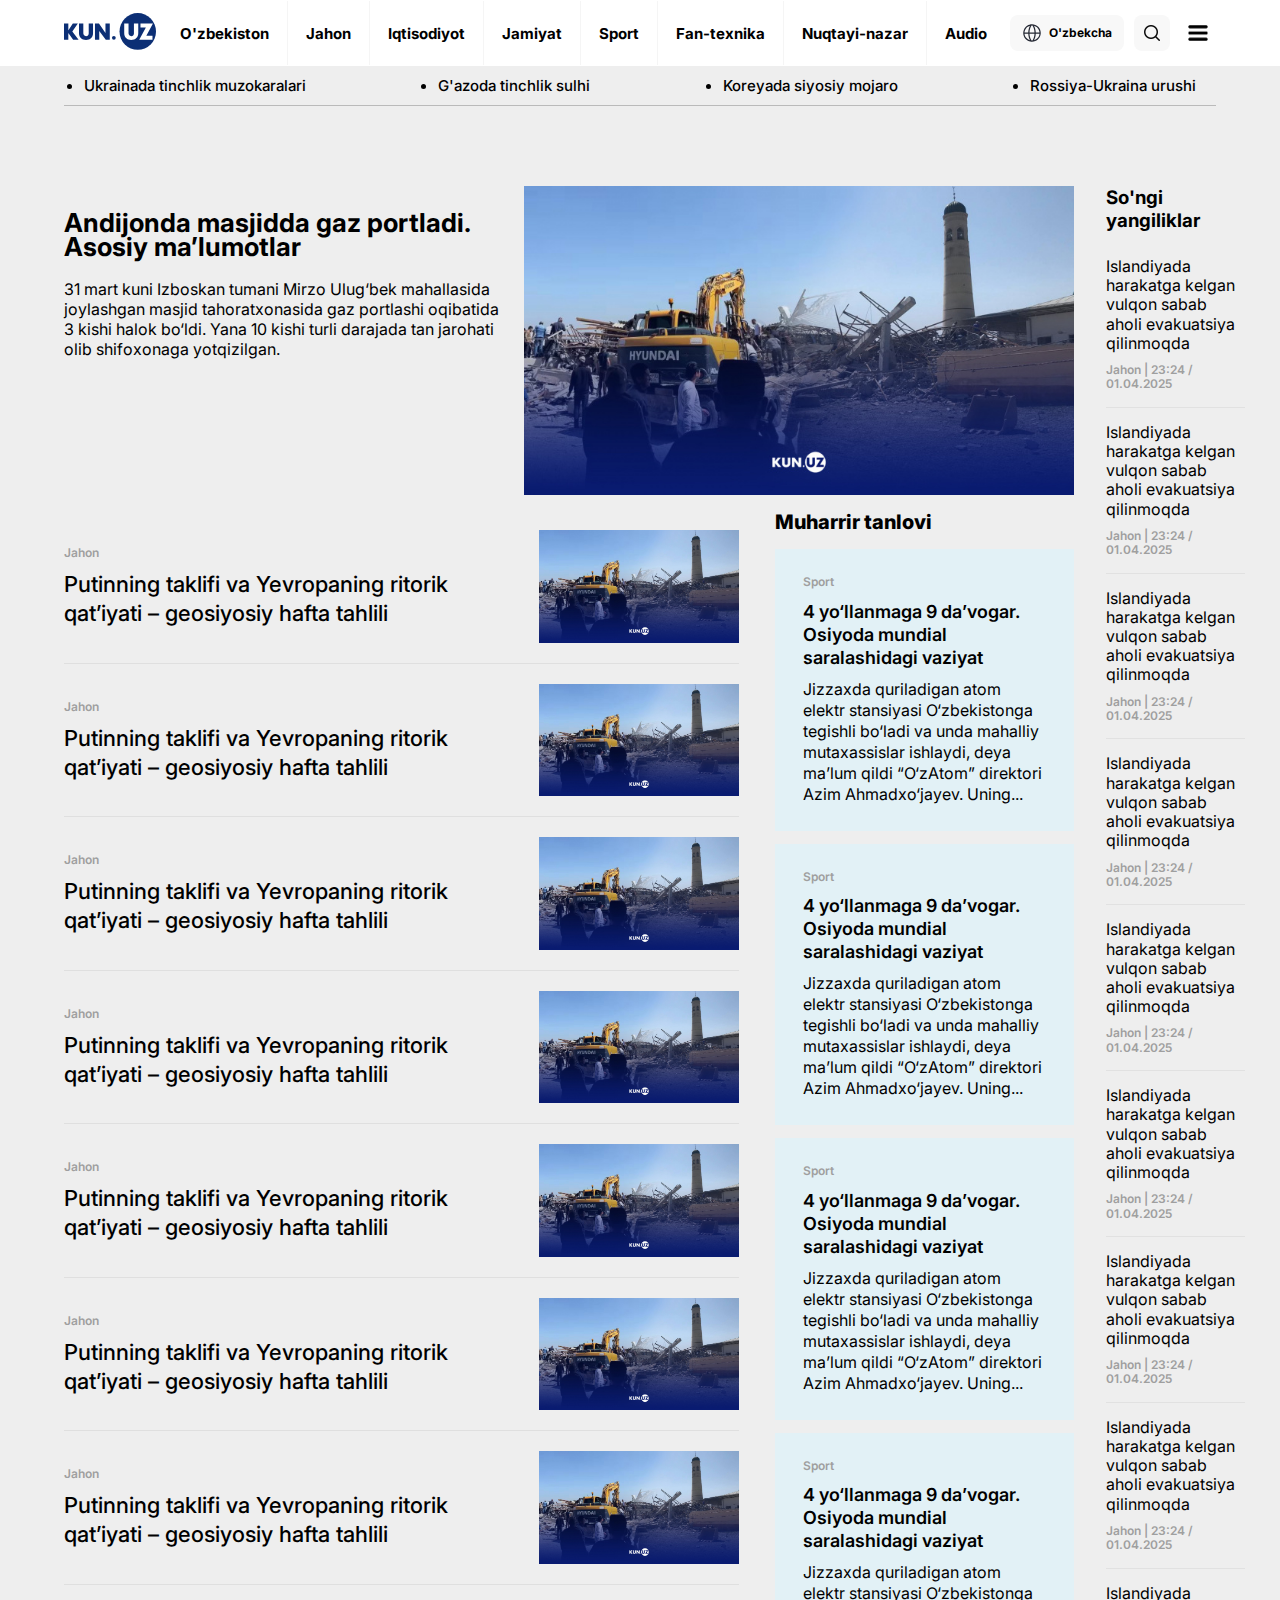
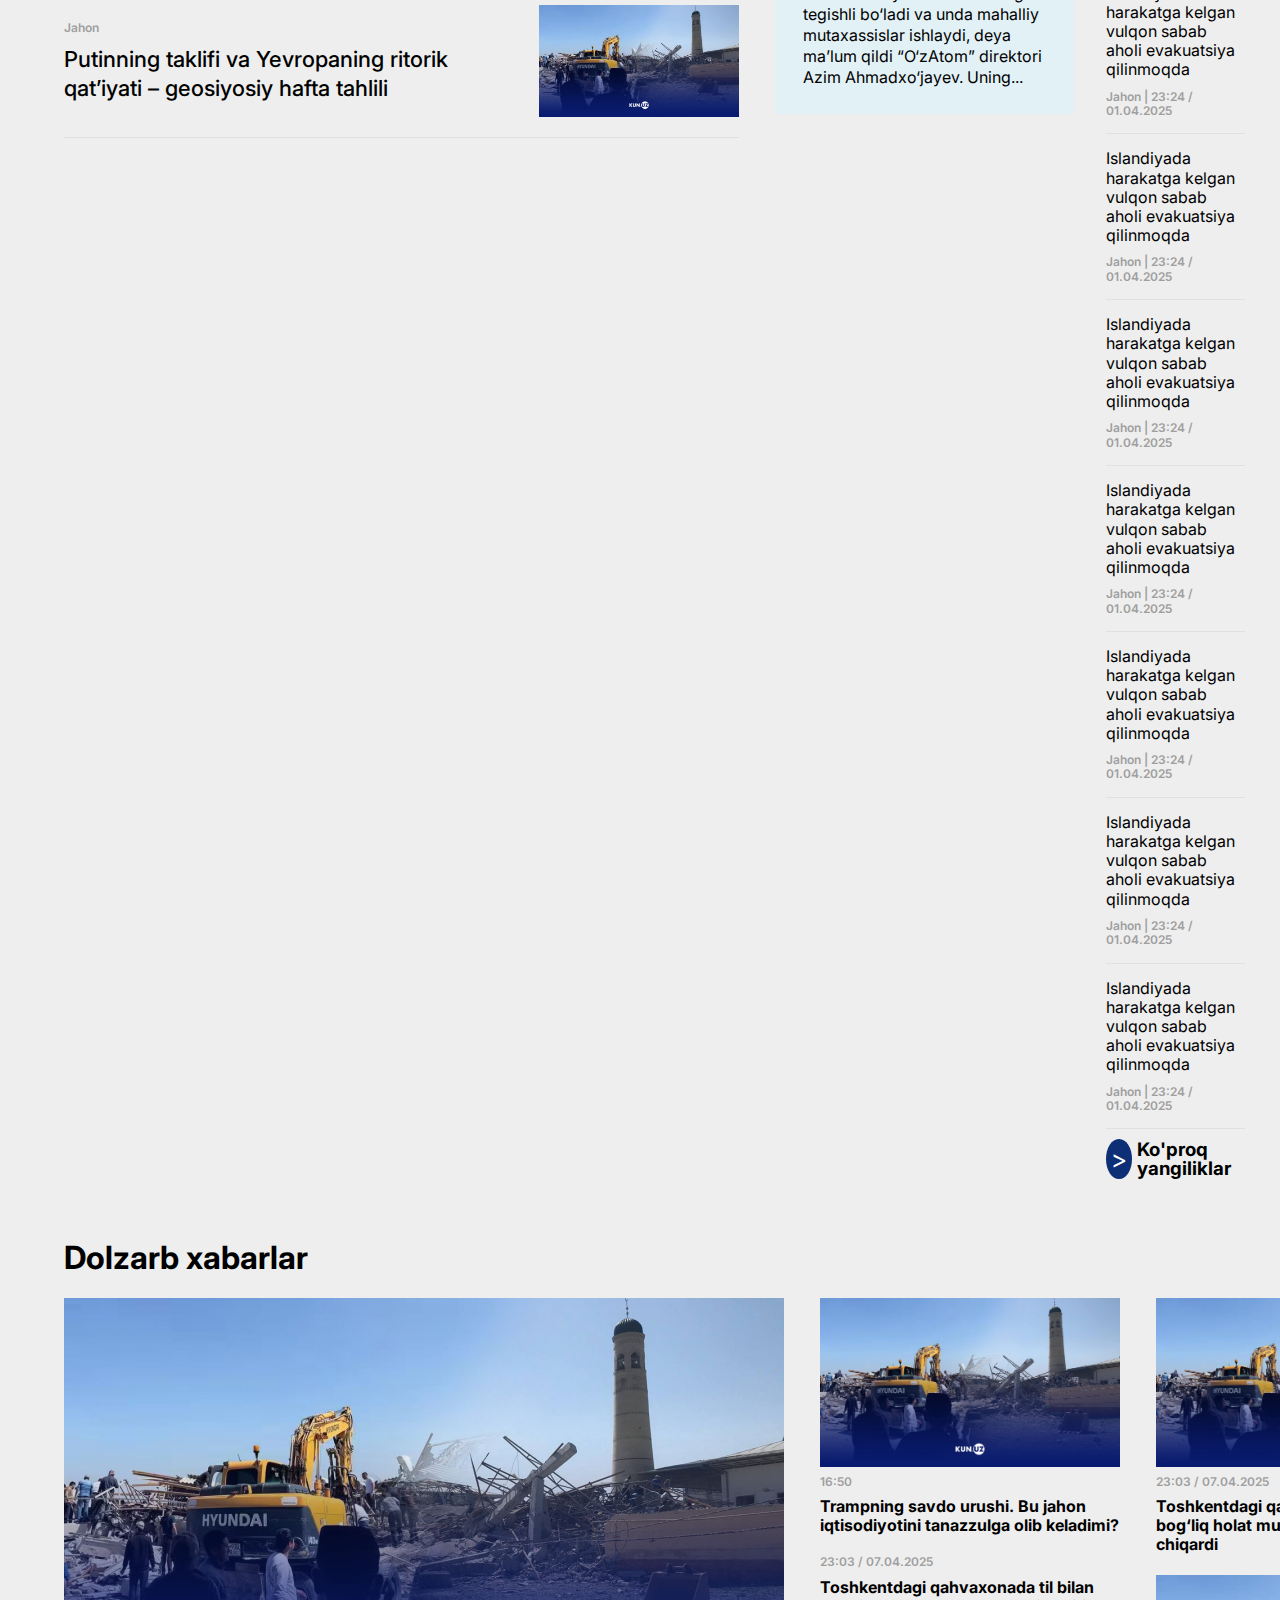
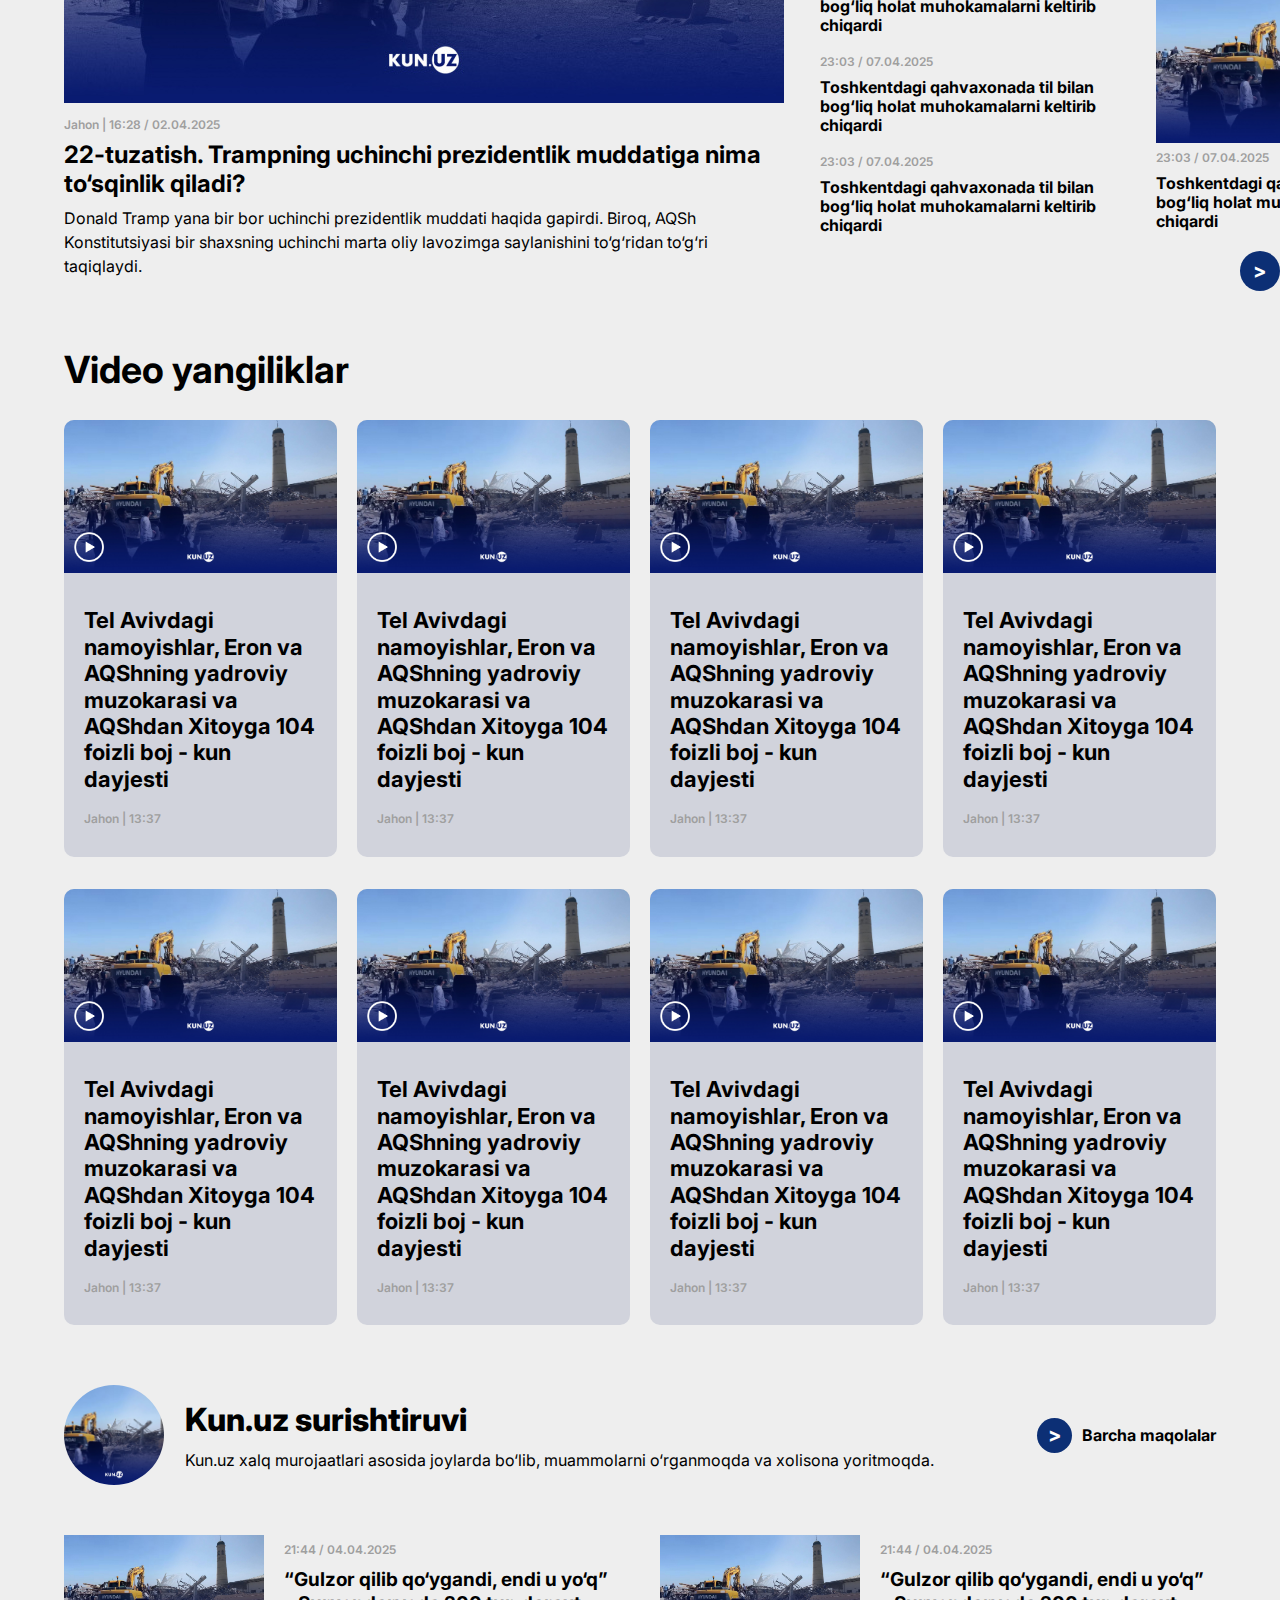
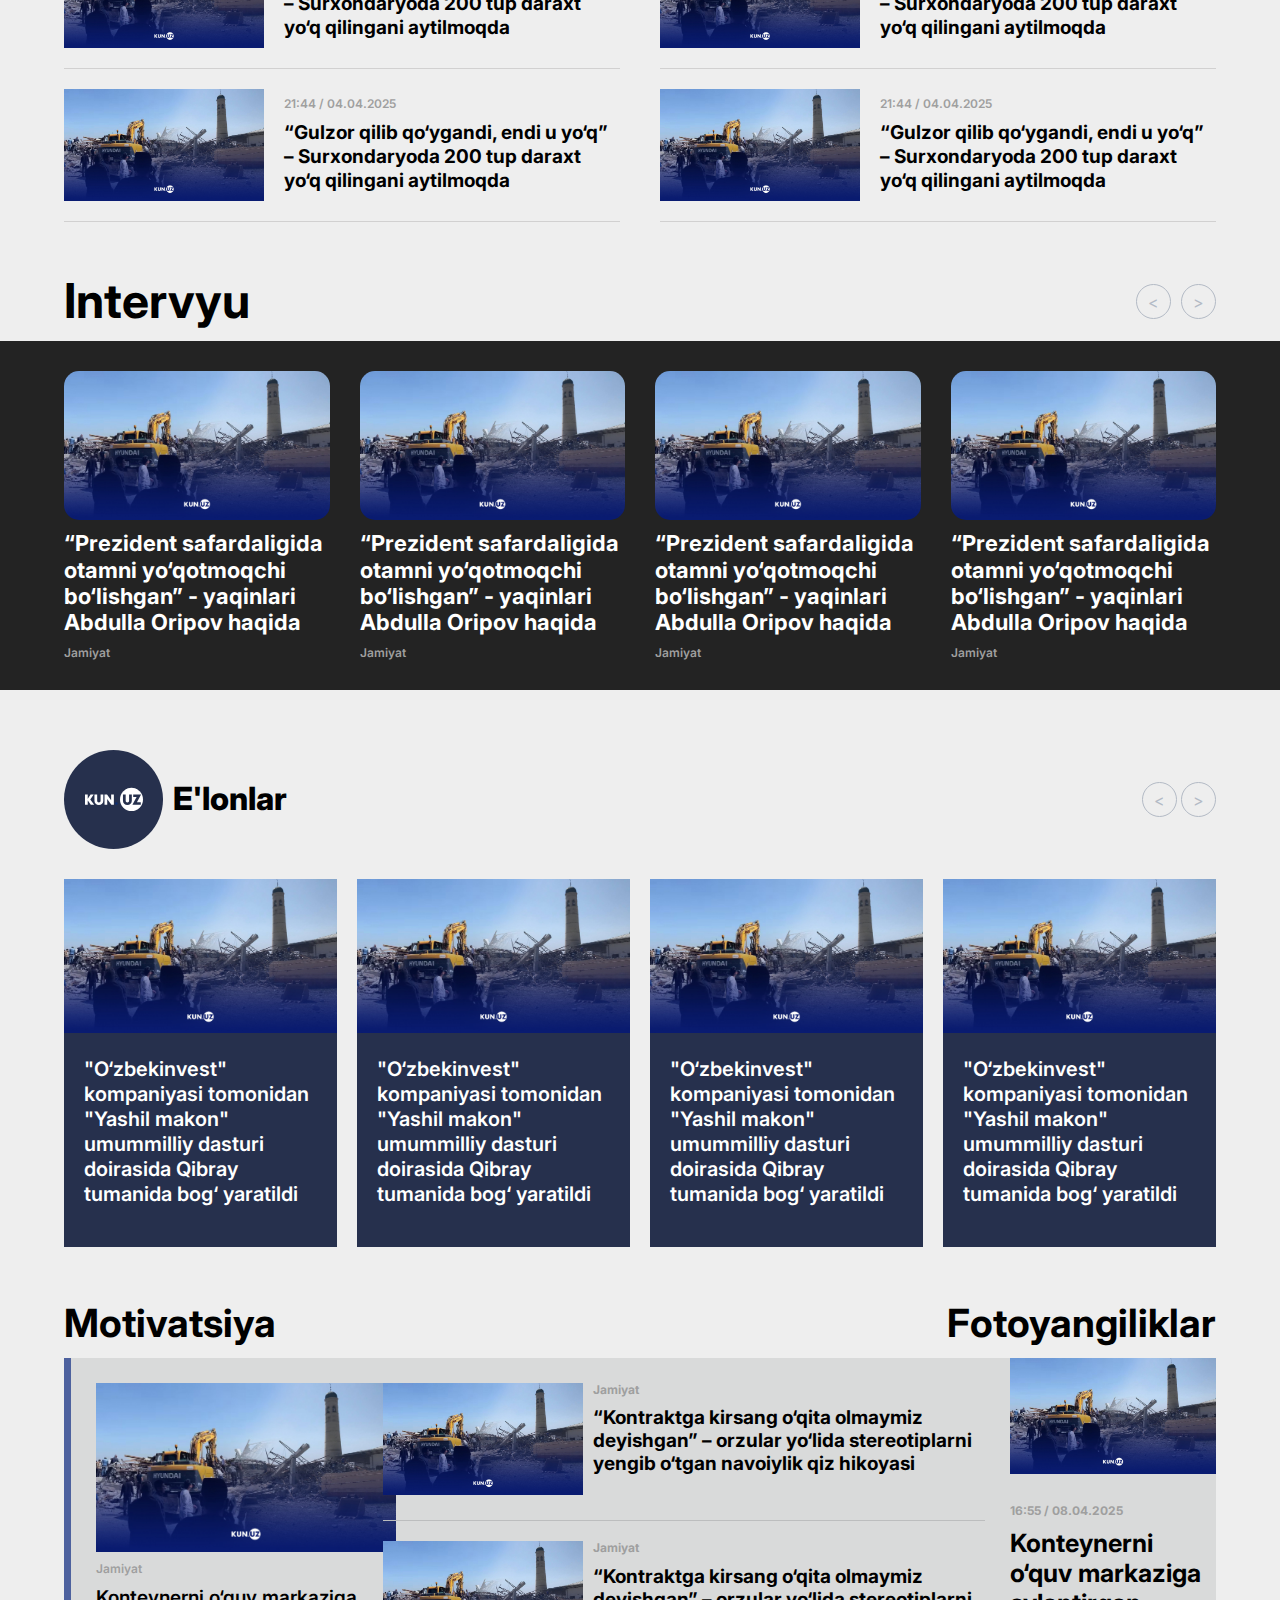
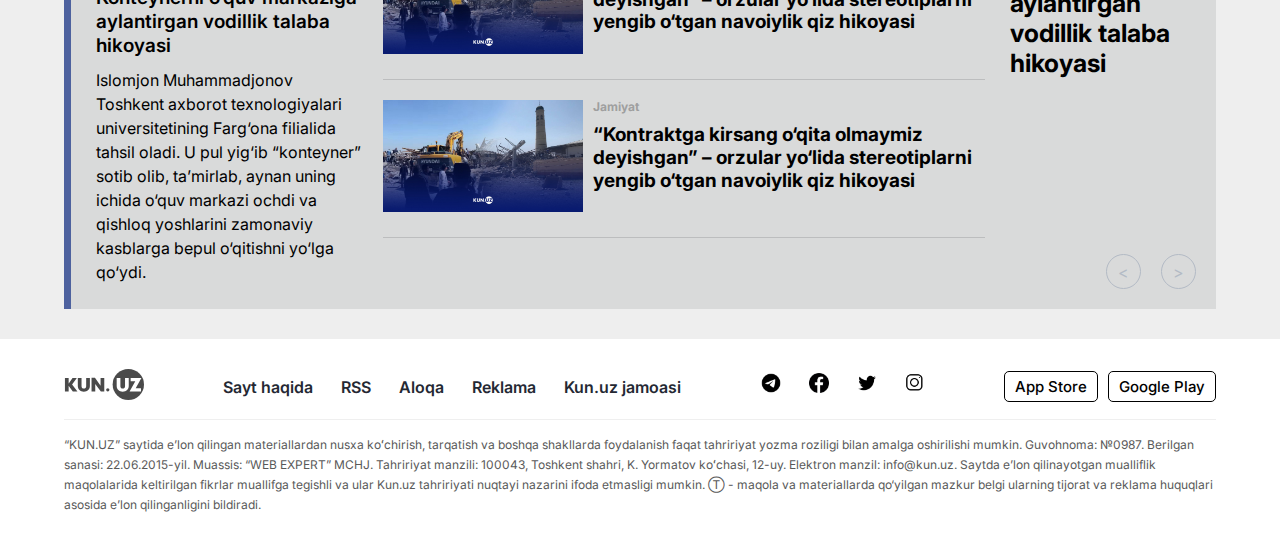
<file: index.html>
<!DOCTYPE html>
<html lang="en">
<head>
    <meta charset="UTF-8">
    <meta name="viewport" content="width=device-width, initial-scale=1.0">
    <link rel="icon" href="./imgs/title-logo.png">
    <link rel="stylesheet" href="./css/main.css">
    <link rel="stylesheet" href="./css/header.css">
    <link rel="stylesheet" href="./css/footer.css">
    <link rel="stylesheet" href="./css/dolzarb.css">
    <link rel="stylesheet" href="./css/video-news.css">
    <link rel="stylesheet" href="./css/surishtiruv.css">
    <link rel="stylesheet" href="./css/interview.css">
    <link rel="stylesheet" href="./css/elonlar.css">
    <link rel="stylesheet" href="./css/motivation.css">
    <link rel="stylesheet" href="./css/one-news.css">
    <script defer src="./js/main.js"></script>
    <title>O'zbekiston va jahon yangiliklari</title>
</head>
<body>
    <header>
        <nav>
            <div class="container">
                <a href="./index.html">
                    <picture>
                        <source srcset="./imgs/desktop-logo.svg" media="(min-width: 1024px)">
                        <img src="./imgs/mobile-logo.svg" alt="default logo">
                    </picture>
                </a>
                <ul>
                    <li>
                        <a href="./uzbekistan.html">O'zbekiston</a>
                    </li>
                    <hr>
                    <li>
                        <a href="">Jahon</a>
                    </li>
                    <hr>
                    <li>
                        <a href="">Iqtisodiyot</a>
                    </li>
                    <hr>
                    <li>
                        <a href="">Jamiyat</a>
                    </li>
                    <hr>
                    <li>
                        <a href="">Sport</a>
                    </li>
                    <hr>
                    <li>
                        <a href="">Fan-texnika</a>
                    </li>
                    <hr>
                    <li>
                        <a href="">Nuqtayi-nazar</a>
                    </li>
                    <hr>
                    <li>
                        <a href="./audio-news.html">Audio</a>
                    </li>
                </ul>
                <div class="nav-btns">
                    <div class="select-bar">
                        <button class="select-btn">
                            <img src="./imgs/language.svg" alt="select lang img">
                            <span>O'zbekcha</span>
                        </button>
                        <div class="langs">
                            <span>O'zbekcha</span>
                            <span>Ўзбекча</span>
                            <span>Русский</span>
                            <span>English</span>
                        </div>
                    </div>
                    <div class="search-bar">
                        <button class="search-btn">
                            <img src="./imgs/search.png" alt="search img">
                        </button>
                        <div class="search-input">
                            <input placeholder="Qidiruv" type="text">
                            <button class="remove-search">x</button>
                        </div>
                    </div>
                    <button class="menu-btn">
                        <img src="./imgs/menu.png" alt="menu img"></button>
                </div>
                <div class="menu-links">
                    <div>
                        <ul>
                            <li><a href="./video-news.html">-Videolavhalar</a></li>
                            <li><a href="">-Fotolavhalar</a></li>
                            <li><a href="./dolzarb.html">-Dolzarb xabarlar</a></li>
                            <li><a href="">-Hayotiy hikoyalar</a></li>
                        </ul>
                        <ul>
                            <li><a href="">-Muharrir tanlovi</a></li>
                            <li><a href="">-Maqolalar</a></li>
                            <li><a href="">-Kun mavzulari</a></li>
                            <li><a href="">-Bizning jamoa</a></li>
                        </ul>
                        <ul>
                            <li><a href="">-Reklama ta'riflari</a></li>
                            <li><a href="">-Media kit</a></li>
                        </ul>
                    </div>
                    <ul>
                        <li><a href="./toshkent.html">Toshkent sh.</a></li>
                        <li><a href="">Qoraqalpog'iston</a></li>
                        <li><a href="">Andijon</a></li>
                        <li><a href="">Farg'ona</a></li>
                        <li><a href="">Namangan</a></li>
                        <li><a href="">Samarqand</a></li>
                        <li><a href="">Buxoro</a></li>
                        <li><a href="">Xorazm</a></li>
                        <li><a href="">Surxondaryo</a></li>
                        <li><a href="">Qashqadaryo</a></li>
                        <li><a href="">Jizzax</a></li>
                        <li><a href="">Sirdaryo</a></li>
                        <li><a href="">Toshkent vil.</a></li>
                        <li><a href="">Navoiy</a></li>
                    </ul>
                </div>
            </div>
        </nav>
        <div class="dolzarb">
            <div class="container">
                <ul>
                    <li>
                        <a href="">Ukrainada tinchlik muzokaralari</a>
                    </li>
                    <li>
                        <a href="">G'azoda tinchlik sulhi</a>
                    </li>
                    <li>
                        <a href="">Koreyada siyosiy mojaro</a>
                    </li>
                    <li>
                        <a href="">Rossiya-Ukraina urushi</a>
                    </li>
                </ul>
            </div>
        </div>
        <div class="hero">
            <div class="container">
                <div class="main-content">
                    <div class="main-news">
                        <div>
                            <h1>Andijonda masjidda gaz portladi. Asosiy ma’lumotlar</h1>
                            <p>31 mart kuni Izboskan tumani Mirzo Ulug‘bek mahallasida joylashgan masjid tahoratxonasida
                                gaz portlashi oqibatida 3 kishi halok bo‘ldi. Yana 10 kishi turli darajada tan jarohati
                                olib shifoxonaga yotqizilgan.</p>
                        </div>
                        <img src="./imgs/content.jpg" alt="content img">
                    </div>
                    <div class="last-news">
                        <div>
                            <div>
                                <div>
                                    <b>Jahon</b>
                                    <h4>Putinning taklifi va Yevropaning ritorik qat’iyati – geosiyosiy hafta tahlili
                                    </h4>
                                </div>
                                <img src="./imgs/content.jpg" alt="content img">
                            </div>
                            <div>
                                <div>
                                    <b>Jahon</b>
                                    <h4>Putinning taklifi va Yevropaning ritorik qat’iyati – geosiyosiy hafta tahlili
                                    </h4>
                                </div>
                                <img src="./imgs/content.jpg" alt="content img">
                            </div>
                            <div>
                                <div>
                                    <b>Jahon</b>
                                    <h4>Putinning taklifi va Yevropaning ritorik qat’iyati – geosiyosiy hafta tahlili
                                    </h4>
                                </div>
                                <img src="./imgs/content.jpg" alt="content img">
                            </div>
                            <div>
                                <div>
                                    <b>Jahon</b>
                                    <h4>Putinning taklifi va Yevropaning ritorik qat’iyati – geosiyosiy hafta tahlili
                                    </h4>
                                </div>
                                <img src="./imgs/content.jpg" alt="content img">
                            </div>
                            <div>
                                <div>
                                    <b>Jahon</b>
                                    <h4>Putinning taklifi va Yevropaning ritorik qat’iyati – geosiyosiy hafta tahlili
                                    </h4>
                                </div>
                                <img src="./imgs/content.jpg" alt="content img">
                            </div>
                            <div>
                                <div>
                                    <b>Jahon</b>
                                    <h4>Putinning taklifi va Yevropaning ritorik qat’iyati – geosiyosiy hafta tahlili
                                    </h4>
                                </div>
                                <img src="./imgs/content.jpg" alt="content img">
                            </div>
                            <div>
                                <div>
                                    <b>Jahon</b>
                                    <h4>Putinning taklifi va Yevropaning ritorik qat’iyati – geosiyosiy hafta tahlili
                                    </h4>
                                </div>
                                <img src="./imgs/content.jpg" alt="content img">
                            </div>
                            <div>
                                <div>
                                    <b>Jahon</b>
                                    <h4>Putinning taklifi va Yevropaning ritorik qat’iyati – geosiyosiy hafta tahlili
                                    </h4>
                                </div>
                                <img src="./imgs/content.jpg" alt="content img">
                            </div>
                        </div>
                        <div class="muharrir-tanlovi">
                            <h3>Muharrir tanlovi</h3>
                            <div>
                                <div>
                                    <span>Sport</span>
                                    <h5>4 yo‘llanmaga 9 da’vogar. Osiyoda mundial saralashidagi vaziyat</h5>
                                    <p>Jizzaxda quriladigan atom elektr stansiyasi O‘zbekistonga tegishli bo‘ladi va
                                        unda mahalliy mutaxassislar ishlaydi, deya ma’lum qildi “O‘zAtom” direktori Azim
                                        Ahmadxo‘jayev. Uning...</p>
                                </div>
                                <div>
                                    <span>Sport</span>
                                    <h5>4 yo‘llanmaga 9 da’vogar. Osiyoda mundial saralashidagi vaziyat</h5>
                                    <p>Jizzaxda quriladigan atom elektr stansiyasi O‘zbekistonga tegishli bo‘ladi va
                                        unda mahalliy mutaxassislar ishlaydi, deya ma’lum qildi “O‘zAtom” direktori Azim
                                        Ahmadxo‘jayev. Uning...</p>
                                </div>
                                <div>
                                    <span>Sport</span>
                                    <h5>4 yo‘llanmaga 9 da’vogar. Osiyoda mundial saralashidagi vaziyat</h5>
                                    <p>Jizzaxda quriladigan atom elektr stansiyasi O‘zbekistonga tegishli bo‘ladi va
                                        unda mahalliy mutaxassislar ishlaydi, deya ma’lum qildi “O‘zAtom” direktori Azim
                                        Ahmadxo‘jayev. Uning...</p>
                                </div>
                                <div>
                                    <span>Sport</span>
                                    <h5>4 yo‘llanmaga 9 da’vogar. Osiyoda mundial saralashidagi vaziyat</h5>
                                    <p>Jizzaxda quriladigan atom elektr stansiyasi O‘zbekistonga tegishli bo‘ladi va
                                        unda mahalliy mutaxassislar ishlaydi, deya ma’lum qildi “O‘zAtom” direktori Azim
                                        Ahmadxo‘jayev. Uning...</p>
                                </div>
                            </div>
                        </div>
                    </div>
                </div>
                <div class="aside">
                    <h3>So'ngi yangiliklar</h3>
                    <div>
                        <div>
                            <p>Islandiyada harakatga kelgan vulqon sabab aholi evakuatsiya qilinmoqda</p>
                            <span>Jahon | 23:24 / 01.04.2025</span>
                        </div>
                        <div>
                            <p>Islandiyada harakatga kelgan vulqon sabab aholi evakuatsiya qilinmoqda</p>
                            <span>Jahon | 23:24 / 01.04.2025</span>
                        </div>
                        <div>
                            <p>Islandiyada harakatga kelgan vulqon sabab aholi evakuatsiya qilinmoqda</p>
                            <span>Jahon | 23:24 / 01.04.2025</span>
                        </div>
                        <div>
                            <p>Islandiyada harakatga kelgan vulqon sabab aholi evakuatsiya qilinmoqda</p>
                            <span>Jahon | 23:24 / 01.04.2025</span>
                        </div>
                        <div>
                            <p>Islandiyada harakatga kelgan vulqon sabab aholi evakuatsiya qilinmoqda</p>
                            <span>Jahon | 23:24 / 01.04.2025</span>
                        </div>
                        <div>
                            <p>Islandiyada harakatga kelgan vulqon sabab aholi evakuatsiya qilinmoqda</p>
                            <span>Jahon | 23:24 / 01.04.2025</span>
                        </div>
                        <div>
                            <p>Islandiyada harakatga kelgan vulqon sabab aholi evakuatsiya qilinmoqda</p>
                            <span>Jahon | 23:24 / 01.04.2025</span>
                        </div>
                        <div>
                            <p>Islandiyada harakatga kelgan vulqon sabab aholi evakuatsiya qilinmoqda</p>
                            <span>Jahon | 23:24 / 01.04.2025</span>
                        </div>
                        <div>
                            <p>Islandiyada harakatga kelgan vulqon sabab aholi evakuatsiya qilinmoqda</p>
                            <span>Jahon | 23:24 / 01.04.2025</span>
                        </div>
                        <div>
                            <p>Islandiyada harakatga kelgan vulqon sabab aholi evakuatsiya qilinmoqda</p>
                            <span>Jahon | 23:24 / 01.04.2025</span>
                        </div>
                        <div>
                            <p>Islandiyada harakatga kelgan vulqon sabab aholi evakuatsiya qilinmoqda</p>
                            <span>Jahon | 23:24 / 01.04.2025</span>
                        </div>
                        <div>
                            <p>Islandiyada harakatga kelgan vulqon sabab aholi evakuatsiya qilinmoqda</p>
                            <span>Jahon | 23:24 / 01.04.2025</span>
                        </div>
                        <div>
                            <p>Islandiyada harakatga kelgan vulqon sabab aholi evakuatsiya qilinmoqda</p>
                            <span>Jahon | 23:24 / 01.04.2025</span>
                        </div>
                        <div>
                            <p>Islandiyada harakatga kelgan vulqon sabab aholi evakuatsiya qilinmoqda</p>
                            <span>Jahon | 23:24 / 01.04.2025</span>
                        </div>
                        <div>
                            <p>Islandiyada harakatga kelgan vulqon sabab aholi evakuatsiya qilinmoqda</p>
                            <span>Jahon | 23:24 / 01.04.2025</span>
                        </div>
                    </div>
                    <a href="">
                        <button>></button>
                        <h3>Ko'proq yangiliklar</h3>
                    </a>
                </div>
            </div>
        </div>
    </header>
    <section class="dolzarb-message">
        <div class="container">
            <a href="./dolzarb.html">Dolzarb xabarlar</a>
            <div>
                <div class="main-dolzarb">
                    <img src="./imgs/content.jpg" alt="content img">
                    <div>
                        <b>Jahon | 16:28 / 02.04.2025</b>
                        <a href="">
                            <h2>22-tuzatish. Trampning uchinchi prezidentlik muddatiga nima to‘sqinlik qiladi?</h2>
                        </a>
                        <p>Donald Tramp yana bir bor uchinchi prezidentlik muddati haqida gapirdi. Biroq, AQSh
                            Konstitutsiyasi bir shaxsning uchinchi marta oliy lavozimga saylanishini to‘g‘ridan to‘g‘ri
                            taqiqlaydi.</p>
                    </div>
                </div>
                <div class="small-dolzarb 1">
                    <div>
                        <img src="./imgs/content.jpg" alt="">
                        <span>16:50</span>
                        <p>Trampning savdo urushi. Bu jahon iqtisodiyotini tanazzulga olib keladimi?</p>
                    </div>
                    <div>
                        <span>23:03 / 07.04.2025</span>
                        <p>Toshkentdagi qahvaxonada til bilan bog‘liq holat muhokamalarni keltirib chiqardi
                        </p>
                    </div>
                    <div>
                        <span>23:03 / 07.04.2025</span>
                        <p>Toshkentdagi qahvaxonada til bilan bog‘liq holat muhokamalarni keltirib chiqardi
                        </p>
                    </div>
                    <div>
                        <span>23:03 / 07.04.2025</span>
                        <p>Toshkentdagi qahvaxonada til bilan bog‘liq holat muhokamalarni keltirib chiqardi
                        </p>
                    </div>
                </div>
                <div class="small-dolzarb 2">
                    <div>
                        <img src="./imgs/content.jpg" alt="">
                        <span>23:03 / 07.04.2025</span>
                        <p>Toshkentdagi qahvaxonada til bilan bog‘liq holat muhokamalarni keltirib chiqardi
                        </p>
                    </div>
                    <div>
                        <img src="./imgs/content.jpg" alt="">
                        <span>23:03 / 07.04.2025</span>
                        <p>Toshkentdagi qahvaxonada til bilan bog‘liq holat muhokamalarni keltirib chiqardi
                        </p>
                    </div>
                    <a href="">
                        <button>></button>
                        <span>Barchasi</span>
                    </a>
                </div>
            </div>
        </div>
    </section>
    <section class="video-news">
        <div class="container">
            <a href="./video-news.html">
                <h3>Video yangiliklar</h3>
            </a>
            <div>
                <div>
                    <div>
                        <img src="./imgs/content.jpg" alt="">
                        <button><img src="./imgs/play.png" alt=""></button>
                    </div>
                    <div>
                        <h4>Tel Avivdagi namoyishlar, Eron va AQShning yadroviy muzokarasi va AQShdan Xitoyga 104 foizli
                            boj - kun dayjesti</h4>
                        <b>Jahon | 13:37</b>
                    </div>
                </div>
                <div>
                    <div>
                        <img src="./imgs/content.jpg" alt="">
                        <button><img src="./imgs/play.png" alt=""></button>
                    </div>
                    <div>
                        <h4>Tel Avivdagi namoyishlar, Eron va AQShning yadroviy muzokarasi va AQShdan Xitoyga 104 foizli
                            boj - kun dayjesti</h4>
                        <b>Jahon | 13:37</b>
                    </div>
                </div>

                <div>
                    <div>
                        <img src="./imgs/content.jpg" alt="">
                        <button><img src="./imgs/play.png" alt=""></button>
                    </div>
                    <div>
                        <h4>Tel Avivdagi namoyishlar, Eron va AQShning yadroviy muzokarasi va AQShdan Xitoyga 104 foizli
                            boj - kun dayjesti</h4>
                        <b>Jahon | 13:37</b>
                    </div>
                </div>

                <div>
                    <div>
                        <img src="./imgs/content.jpg" alt="">
                        <button><img src="./imgs/play.png" alt=""></button>
                    </div>
                    <div>
                        <h4>Tel Avivdagi namoyishlar, Eron va AQShning yadroviy muzokarasi va AQShdan Xitoyga 104 foizli
                            boj - kun dayjesti</h4>
                        <b>Jahon | 13:37</b>
                    </div>
                </div>

                <div>
                    <div>
                        <img src="./imgs/content.jpg" alt="">
                        <button><img src="./imgs/play.png" alt=""></button>
                    </div>
                    <div>
                        <h4>Tel Avivdagi namoyishlar, Eron va AQShning yadroviy muzokarasi va AQShdan Xitoyga 104 foizli
                            boj - kun dayjesti</h4>
                        <b>Jahon | 13:37</b>
                    </div>
                </div>

                <div>
                    <div>
                        <img src="./imgs/content.jpg" alt="">
                        <button><img src="./imgs/play.png" alt=""></button>
                    </div>
                    <div>
                        <h4>Tel Avivdagi namoyishlar, Eron va AQShning yadroviy muzokarasi va AQShdan Xitoyga 104 foizli
                            boj - kun dayjesti</h4>
                        <b>Jahon | 13:37</b>
                    </div>
                </div>
                <div>
                    <div>
                        <img src="./imgs/content.jpg" alt="">
                        <button><img src="./imgs/play.png" alt=""></button>
                    </div>
                    <div>
                        <h4>Tel Avivdagi namoyishlar, Eron va AQShning yadroviy muzokarasi va AQShdan Xitoyga 104 foizli
                            boj - kun dayjesti</h4>
                        <b>Jahon | 13:37</b>
                    </div>
                </div>
                <div>
                    <div>
                        <img src="./imgs/content.jpg" alt="">
                        <button><img src="./imgs/play.png" alt=""></button>
                    </div>
                    <div>
                        <h4>Tel Avivdagi namoyishlar, Eron va AQShning yadroviy muzokarasi va AQShdan Xitoyga 104 foizli
                            boj - kun dayjesti</h4>
                        <b>Jahon | 13:37</b>
                    </div>
                </div>
            </div>
        </div>
    </section>
    <section class="surishtiruv">
        <div class="container">
            <div>
                <div>
                    <img src="./imgs/content.jpg" alt="">
                    <div>
                        <h2>Kun.uz surishtiruvi</h2>
                        <p>Kun.uz xalq murojaatlari asosida joylarda bo‘lib, muammolarni o‘rganmoqda va xolisona
                            yoritmoqda.</p>
                    </div>
                </div>
                <a href="">
                    <button>></button>
                    <span>Barcha maqolalar</span>
                </a>
            </div>
            <div>
                <div>
                    <img src="./imgs/content.jpg" alt="">
                    <div>
                        <b>21:44 / 04.04.2025</b>
                        <h3>“Gulzor qilib qo‘ygandi, endi u yo‘q” – Surxondaryoda 200 tup daraxt yo‘q qilingani
                            aytilmoqda</h3>
                    </div>
                </div>
                <div>
                    <img src="./imgs/content.jpg" alt="">
                    <div>
                        <b>21:44 / 04.04.2025</b>
                        <h3>“Gulzor qilib qo‘ygandi, endi u yo‘q” – Surxondaryoda 200 tup daraxt yo‘q qilingani
                            aytilmoqda</h3>
                    </div>
                </div>
                <div>
                    <img src="./imgs/content.jpg" alt="">
                    <div>
                        <b>21:44 / 04.04.2025</b>
                        <h3>“Gulzor qilib qo‘ygandi, endi u yo‘q” – Surxondaryoda 200 tup daraxt yo‘q qilingani
                            aytilmoqda</h3>
                    </div>
                </div>
                <div>
                    <img src="./imgs/content.jpg" alt="">
                    <div>
                        <b>21:44 / 04.04.2025</b>
                        <h3>“Gulzor qilib qo‘ygandi, endi u yo‘q” – Surxondaryoda 200 tup daraxt yo‘q qilingani
                            aytilmoqda</h3>
                    </div>
                </div>
            </div>
        </div>
    </section>
    <section class="interview">
        <div class="container">
            <a href="">
                <h2>Intervyu</h2>
            </a>
            <div>
                <button><</button>
                <button>></button>
            </div>
        </div>
        <div class="interview-bg">
            <div class="container">
                <div>
                    <img src="./imgs/content.jpg" alt="">
                    <h3>“Prezident safardaligida otamni yo‘qotmoqchi bo‘lishgan” - yaqinlari Abdulla Oripov haqida</h3>
                    <b>Jamiyat</b>
                </div>
                <div>
                    <img src="./imgs/content.jpg" alt="">
                    <h3>“Prezident safardaligida otamni yo‘qotmoqchi bo‘lishgan” - yaqinlari Abdulla Oripov haqida</h3>
                    <b>Jamiyat</b>
                </div>
                <div>
                    <img src="./imgs/content.jpg" alt="">
                    <h3>“Prezident safardaligida otamni yo‘qotmoqchi bo‘lishgan” - yaqinlari Abdulla Oripov haqida</h3>
                    <b>Jamiyat</b>
                </div>
                <div>
                    <img src="./imgs/content.jpg" alt="">
                    <h3>“Prezident safardaligida otamni yo‘qotmoqchi bo‘lishgan” - yaqinlari Abdulla Oripov haqida</h3>
                    <b>Jamiyat</b>
                </div>
            </div>
        </div>
    </section>
    <section class="elonlar">
        <div class="container">
            <div>
                <div>
                    <img src="./imgs/elonlar-logo.svg" alt="">
                    <h4>E'lonlar</h4>
                </div>
                <div>
                    <button><</button>
                    <button>></button>
                </div>
            </div>
            <div>
                <div>
                    <img src="./imgs/content.jpg" alt="">
                    <h3>"O‘zbekinvest" kompaniyasi tomonidan "Yashil makon" umummilliy dasturi doirasida Qibray tumanida
                        bog‘ yaratildi</h3>
                </div>
                <div>
                    <img src="./imgs/content.jpg" alt="">
                    <h3>"O‘zbekinvest" kompaniyasi tomonidan "Yashil makon" umummilliy dasturi doirasida Qibray tumanida
                        bog‘ yaratildi</h3>
                </div>
                <div>
                    <img src="./imgs/content.jpg" alt="">
                    <h3>"O‘zbekinvest" kompaniyasi tomonidan "Yashil makon" umummilliy dasturi doirasida Qibray tumanida
                        bog‘ yaratildi</h3>
                </div>
                <div>
                    <img src="./imgs/content.jpg" alt="">
                    <h3>"O‘zbekinvest" kompaniyasi tomonidan "Yashil makon" umummilliy dasturi doirasida Qibray tumanida
                        bog‘ yaratildi</h3>
                </div>
            </div>
        </div>
    </section>
    <section class="motivation">
        <div class="container">
            <div>
                <a href="">
                    <h2>Motivatsiya</h2>
                </a>
                <a href="">
                    <h2>Fotoyangiliklar</h2>
                </a>
            </div>
            <div>
                <div>
                    <div>
                        <img src="./imgs/content.jpg" alt="">
                        <b>Jamiyat</b>
                        <h3>Konteynerni o‘quv markaziga aylantirgan vodillik talaba hikoyasi</h3>
                        <p>Islomjon Muhammadjonov Toshkent axborot texnologiyalari universitetining Farg‘ona filialida
                            tahsil oladi. U pul yig‘ib “konteyner” sotib olib, ta’mirlab, aynan uning ichida o‘quv
                            markazi ochdi va qishloq yoshlarini zamonaviy kasblarga bepul o‘qitishni yo‘lga qo‘ydi.</p>
                    </div>
                    <div>
                        <div>
                            <img src="./imgs/content.jpg" alt="">
                            <div>
                                <b>Jamiyat</b>
                                <h3>“Kontraktga kirsang o‘qita olmaymiz deyishgan” – orzular yo‘lida stereotiplarni
                                    yengib o‘tgan navoiylik qiz hikoyasi</h3>
                            </div>
                        </div>
                        <div>
                            <img src="./imgs/content.jpg" alt="">
                            <div>
                                <b>Jamiyat</b>
                                <h3>“Kontraktga kirsang o‘qita olmaymiz deyishgan” – orzular yo‘lida stereotiplarni
                                    yengib o‘tgan navoiylik qiz hikoyasi</h3>
                            </div>
                        </div>
                        <div>
                            <img src="./imgs/content.jpg" alt="">
                            <div>
                                <b>Jamiyat</b>
                                <h3>“Kontraktga kirsang o‘qita olmaymiz deyishgan” – orzular yo‘lida stereotiplarni
                                    yengib o‘tgan navoiylik qiz hikoyasi</h3>
                            </div>
                        </div>

                    </div>
                </div>
                <div>
                    <div>
                        <img src="./imgs/content.jpg" alt="">
                        <div>
                            <b>16:55 / 08.04.2025</b>
                            <h4>Konteynerni o‘quv markaziga aylantirgan vodillik talaba hikoyasi</h4>
                        </div>
                    </div>
                    <div>
                        <button><</button>
                        <button>></button>
                    </div>
                </div>
            </div>
        </div>
    </section>
    <footer>
        <div class="container">
            <div class="top-footer">
                <a href=""><img src="./imgs/footer-logo.svg" alt="footer logo"></a>
                <ul>
                    <li>
                        <a href="">Sayt haqida</a>
                    </li>
                    <li>
                        <a href="">RSS</a>
                    </li>
                    <li>
                        <a href="">Aloqa</a>
                    </li>
                    <li>
                        <a href="">Reklama</a>
                    </li>
                    <li>
                        <a href="">Kun.uz jamoasi</a>
                    </li>
                </ul>
                <ul>
                    <li>
                        <a href=""><img src="./imgs/telegram.png" alt=""></a>
                    </li>
                    <li>
                        <a href=""><img src="./imgs/facebook.png" alt=""></a>
                    </li>
                    <li>
                        <a href=""><img src="./imgs/twitter.png" alt=""></a>
                    </li>
                    <li>
                        <a href=""><img src="./imgs/instagram.png" alt=""></a>
                    </li>
                </ul>
                <div class="footer-btns">
                    <a href="">App Store</a>
                    <a href="">Google Play</a>
                </div>
            </div>
            <div class="bottom-footer">
                <p>“KUN.UZ” saytida eʼlon qilingan materiallardan nusxa koʻchirish, tarqatish va boshqa shakllarda
                    foydalanish faqat tahririyat yozma roziligi bilan amalga oshirilishi mumkin.
                    Guvohnoma: №0987. Berilgan sanasi: 22.06.2015-yil. Muassis: “WEB EXPERT” MCHJ. Tahririyat manzili:
                    100043, Toshkent shahri, K. Yormatov koʻchasi, 12-uy. Elektron manzil: info@kun.uz.
                    Saytda eʼlon qilinayotgan mualliflik maqolalarida keltirilgan fikrlar muallifga tegishli va ular
                    Kun.uz tahririyati nuqtayi nazarini ifoda etmasligi mumkin.
                    Ⓣ - maqola va materiallarda qo‘yilgan mazkur belgi ularning tijorat va reklama huquqlari asosida
                    eʼlon qilinganligini bildiradi.</p>
            </div>
        </div>
    </footer>
</body>
</html>
</file>
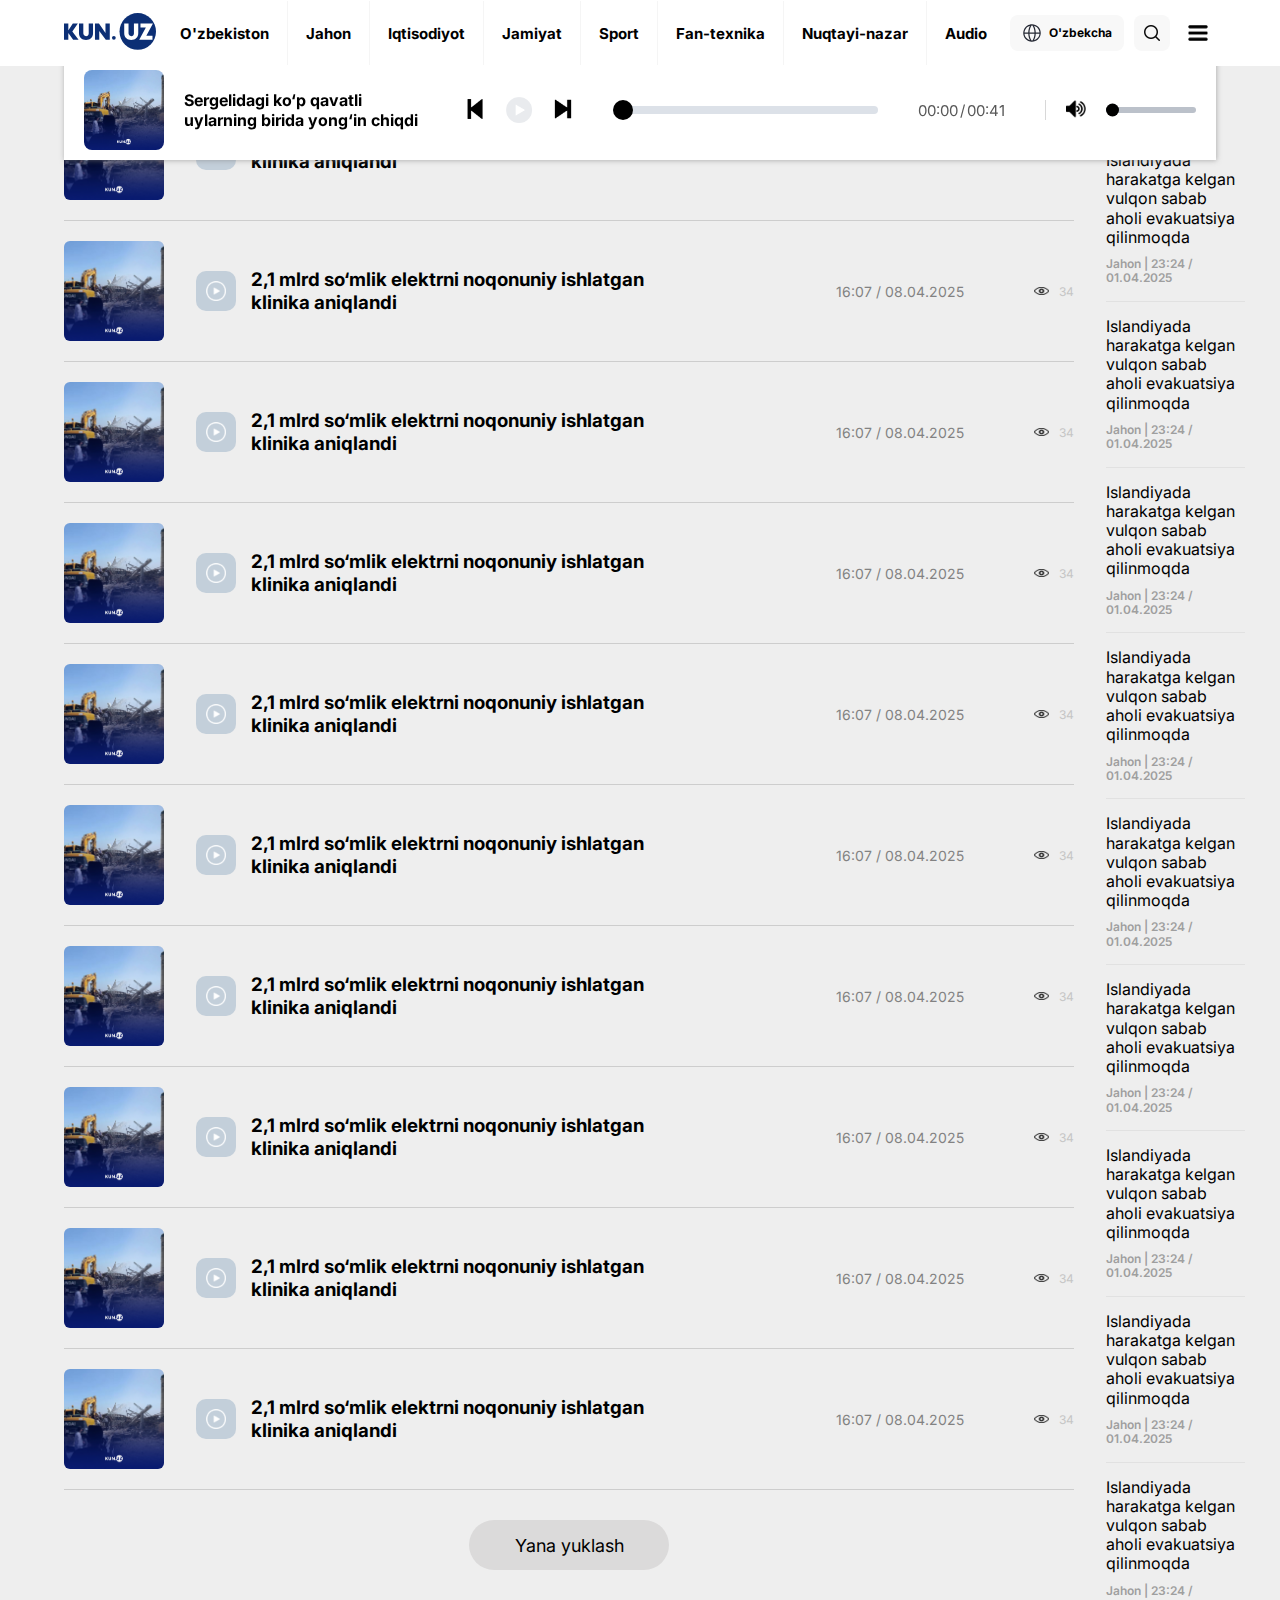
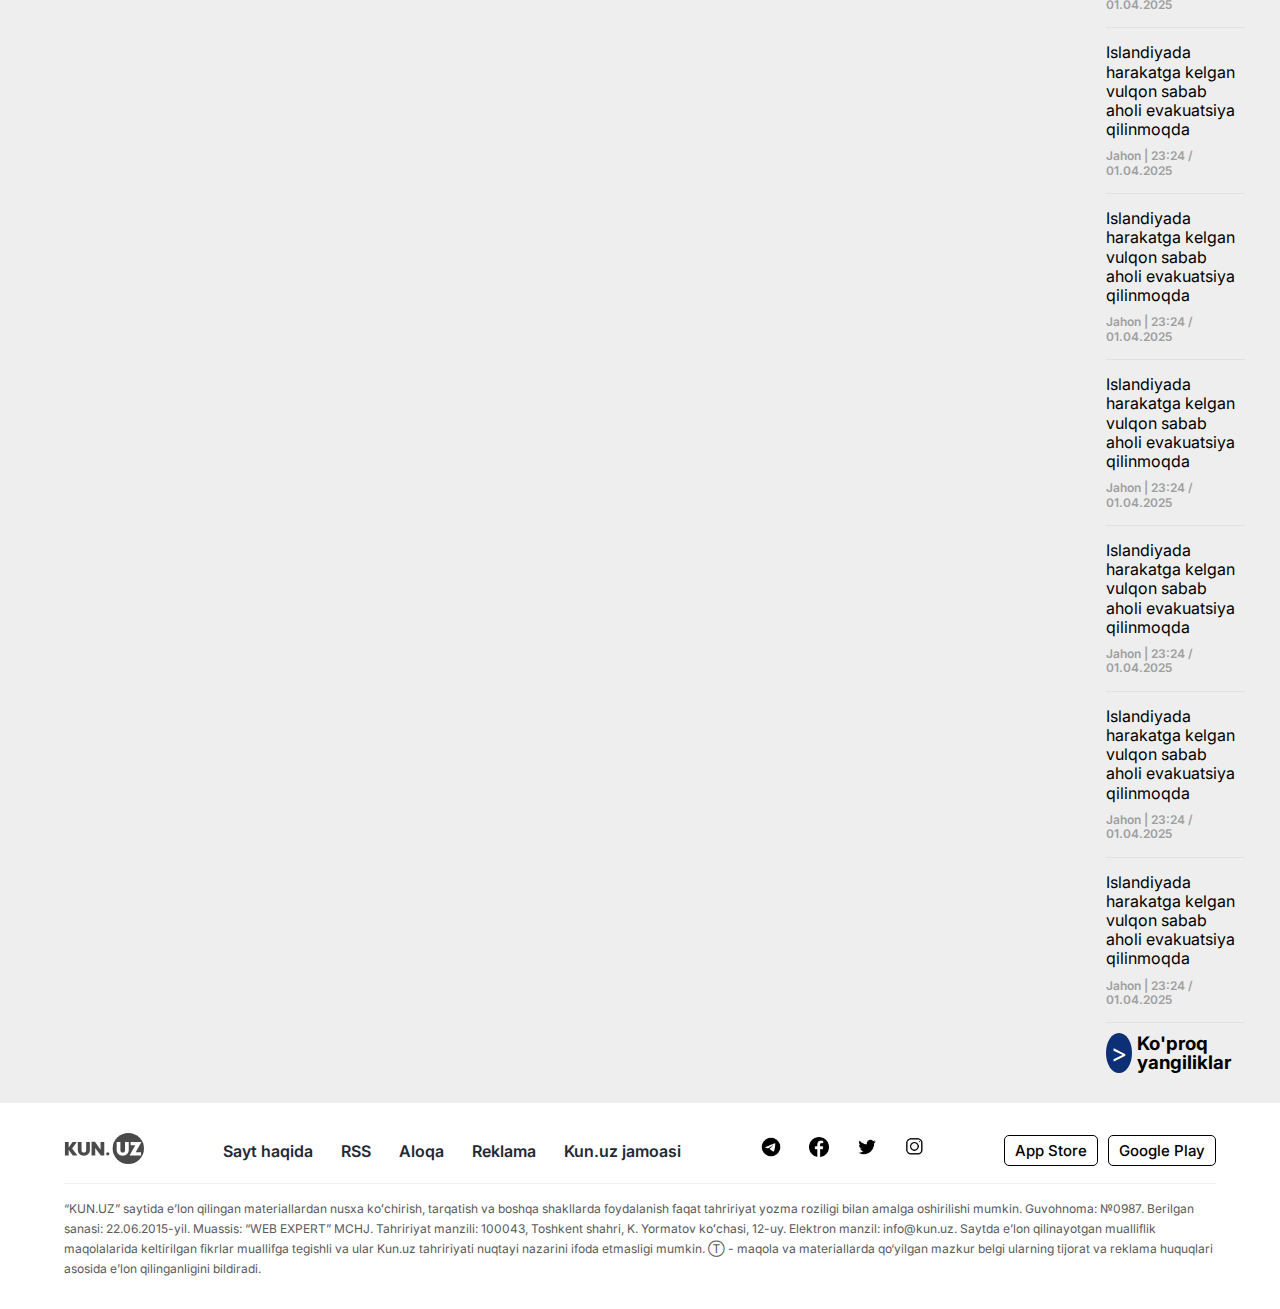
<file: audio-news.html>
<!DOCTYPE html>
<html lang="en">
<head>
    <meta charset="UTF-8">
    <meta name="viewport" content="width=device-width, initial-scale=1.0">
    <link rel="icon" href="./imgs/title-logo.png">
    <link rel="stylesheet" href="./css/main.css">
    <link rel="stylesheet" href="./css/header.css">
    <link rel="stylesheet" href="./css/footer.css">
    <link rel="stylesheet" href="./css/dolzarb.css">
    <link rel="stylesheet" href="./css/video-news.css">
    <link rel="stylesheet" href="./css/surishtiruv.css">
    <link rel="stylesheet" href="./css/interview.css">
    <link rel="stylesheet" href="./css/elonlar.css">
    <link rel="stylesheet" href="./css/motivation.css">
    <link rel="stylesheet" href="./css/audio-page.css">
    <script defer src="./js/main.js"></script>
    <title>Audio xabarlar</title>
</head>
<body>
    <header>
        <nav>
            <div class="container">
                <a href="./index.html">
                    <picture>
                        <source srcset="./imgs/desktop-logo.svg" media="(min-width: 1024px)">
                        <img src="./imgs/mobile-logo.svg" alt="default logo">
                    </picture>
                </a>
                <ul>
                    <li>
                        <a href="./uzbekistan.html">O'zbekiston</a>
                    </li>
                    <hr>
                    <li>
                        <a href="">Jahon</a>
                    </li>
                    <hr>
                    <li>
                        <a href="">Iqtisodiyot</a>
                    </li>
                    <hr>
                    <li>
                        <a href="">Jamiyat</a>
                    </li>
                    <hr>
                    <li>
                        <a href="">Sport</a>
                    </li>
                    <hr>
                    <li>
                        <a href="">Fan-texnika</a>
                    </li>
                    <hr>
                    <li>
                        <a href="">Nuqtayi-nazar</a>
                    </li>
                    <hr>
                    <li>
                        <a href="./audio-news.html">Audio</a>
                    </li>
                </ul>
                <div class="nav-btns">
                    <div class="select-bar">
                        <button class="select-btn">
                            <img src="./imgs/language.svg" alt="select lang img">
                            <span>O'zbekcha</span>
                        </button>
                        <div class="langs">
                            <span>O'zbekcha</span>
                            <span>Ўзбекча</span>
                            <span>Русский</span>
                            <span>English</span>
                        </div>
                    </div>
                    <div class="search-bar">
                        <button class="search-btn">
                            <img src="./imgs/search.png" alt="search img">
                        </button>
                        <div class="search-input">
                            <input placeholder="Qidiruv" type="text">
                            <button class="remove-search">x</button>
                        </div>
                    </div>
                    <button class="menu-btn">
                        <img src="./imgs/menu.png" alt="menu img"></button>
                </div>
                <div class="menu-links">
                    <div>
                        <ul>
                            <li><a href="./video-news.html">-Videolavhalar</a></li>
                            <li><a href="">-Fotolavhalar</a></li>
                            <li><a href="./dolzarb.html">-Dolzarb xabarlar</a></li>
                            <li><a href="">-Hayotiy hikoyalar</a></li>
                        </ul>
                        <ul>
                            <li><a href="">-Muharrir tanlovi</a></li>
                            <li><a href="">-Maqolalar</a></li>
                            <li><a href="">-Kun mavzulari</a></li>
                            <li><a href="">-Bizning jamoa</a></li>
                        </ul>
                        <ul>
                            <li><a href="">-Reklama ta'riflari</a></li>
                            <li><a href="">-Media kit</a></li>
                        </ul>
                    </div>
                    <ul>
                        <li><a href="./toshkent.html">Toshkent sh.</a></li>
                        <li><a href="">Qoraqalpog'iston</a></li>
                        <li><a href="">Andijon</a></li>
                        <li><a href="">Farg'ona</a></li>
                        <li><a href="">Namangan</a></li>
                        <li><a href="">Samarqand</a></li>
                        <li><a href="">Buxoro</a></li>
                        <li><a href="">Xorazm</a></li>
                        <li><a href="">Surxondaryo</a></li>
                        <li><a href="">Qashqadaryo</a></li>
                        <li><a href="">Jizzax</a></li>
                        <li><a href="">Sirdaryo</a></li>
                        <li><a href="">Toshkent vil.</a></li>
                        <li><a href="">Navoiy</a></li>
                    </ul>
                </div>
            </div>
        </nav>
        <div class="hero">
            <div class="one-audio">
                <div>
                    <img src="./imgs/content.jpg" alt="">
                    <h4>Sergelidagi ko‘p qavatli uylarning birida yong‘in chiqdi</h4>
                </div>
                <div>
                    <button><img src="./imgs/prev.png" alt=""></button>
                    <button><img src="./imgs/play.png" alt=""></button>
                    <button><img src="./imgs/next.webp" alt=""></button>
                </div>
                <div>
                    <span></span>
                </div>
                <div>
                    <span>00:00</span>
                    <span>/</span>
                    <span>00:41</span>
                </div>
                <div>
                    <hr>
                    <button>
                        <img src="./imgs/volume.webp" alt="">
                    </button>
                    <div>
                        <span></span>
                    </div>
                </div>
            </div>
            <div class="container">
                <div class="audio-part">
                    <div>
                        <div>
                            <img src="./imgs/content.jpg" alt="">
                            <div>
                                <button><img src="./imgs/play.png" alt=""></button>
                                <h3>2,1 mlrd so‘mlik elektrni noqonuniy ishlatgan <br>klinika aniqlandi</h3>
                            </div>
                        </div>
                        <div>
                            <p>16:07 / 08.04.2025</p>
                            <div>
                                <img src="./imgs/eye.png" alt="">
                                <span>34</span>
                            </div>
                        </div>
                    </div>
                    <div>
                        <div>
                            <img src="./imgs/content.jpg" alt="">
                            <div>
                                <button><img src="./imgs/play.png" alt=""></button>
                                <h3>2,1 mlrd so‘mlik elektrni noqonuniy ishlatgan <br>klinika aniqlandi</h3>
                            </div>
                        </div>
                        <div>
                            <p>16:07 / 08.04.2025</p>
                            <div>
                                <img src="./imgs/eye.png" alt="">
                                <span>34</span>
                            </div>
                        </div>
                    </div>
                    <div>
                        <div>
                            <img src="./imgs/content.jpg" alt="">
                            <div>
                                <button><img src="./imgs/play.png" alt=""></button>
                                <h3>2,1 mlrd so‘mlik elektrni noqonuniy ishlatgan <br>klinika aniqlandi</h3>
                            </div>
                        </div>
                        <div>
                            <p>16:07 / 08.04.2025</p>
                            <div>
                                <img src="./imgs/eye.png" alt="">
                                <span>34</span>
                            </div>
                        </div>
                    </div>
                    <div>
                        <div>
                            <img src="./imgs/content.jpg" alt="">
                            <div>
                                <button><img src="./imgs/play.png" alt=""></button>
                                <h3>2,1 mlrd so‘mlik elektrni noqonuniy ishlatgan <br>klinika aniqlandi</h3>
                            </div>
                        </div>
                        <div>
                            <p>16:07 / 08.04.2025</p>
                            <div>
                                <img src="./imgs/eye.png" alt="">
                                <span>34</span>
                            </div>
                        </div>
                    </div>
                    <div>
                        <div>
                            <img src="./imgs/content.jpg" alt="">
                            <div>
                                <button><img src="./imgs/play.png" alt=""></button>
                                <h3>2,1 mlrd so‘mlik elektrni noqonuniy ishlatgan <br>klinika aniqlandi</h3>
                            </div>
                        </div>
                        <div>
                            <p>16:07 / 08.04.2025</p>
                            <div>
                                <img src="./imgs/eye.png" alt="">
                                <span>34</span>
                            </div>
                        </div>
                    </div>
                    <div>
                        <div>
                            <img src="./imgs/content.jpg" alt="">
                            <div>
                                <button><img src="./imgs/play.png" alt=""></button>
                                <h3>2,1 mlrd so‘mlik elektrni noqonuniy ishlatgan <br>klinika aniqlandi</h3>
                            </div>
                        </div>
                        <div>
                            <p>16:07 / 08.04.2025</p>
                            <div>
                                <img src="./imgs/eye.png" alt="">
                                <span>34</span>
                            </div>
                        </div>
                    </div>
                    <div>
                        <div>
                            <img src="./imgs/content.jpg" alt="">
                            <div>
                                <button><img src="./imgs/play.png" alt=""></button>
                                <h3>2,1 mlrd so‘mlik elektrni noqonuniy ishlatgan <br>klinika aniqlandi</h3>
                            </div>
                        </div>
                        <div>
                            <p>16:07 / 08.04.2025</p>
                            <div>
                                <img src="./imgs/eye.png" alt="">
                                <span>34</span>
                            </div>
                        </div>
                    </div>
                    <div>
                        <div>
                            <img src="./imgs/content.jpg" alt="">
                            <div>
                                <button><img src="./imgs/play.png" alt=""></button>
                                <h3>2,1 mlrd so‘mlik elektrni noqonuniy ishlatgan <br>klinika aniqlandi</h3>
                            </div>
                        </div>
                        <div>
                            <p>16:07 / 08.04.2025</p>
                            <div>
                                <img src="./imgs/eye.png" alt="">
                                <span>34</span>
                            </div>
                        </div>
                    </div>
                    <div>
                        <div>
                            <img src="./imgs/content.jpg" alt="">
                            <div>
                                <button><img src="./imgs/play.png" alt=""></button>
                                <h3>2,1 mlrd so‘mlik elektrni noqonuniy ishlatgan <br>klinika aniqlandi</h3>
                            </div>
                        </div>
                        <div>
                            <p>16:07 / 08.04.2025</p>
                            <div>
                                <img src="./imgs/eye.png" alt="">
                                <span>34</span>
                            </div>
                        </div>
                    </div>
                    <div>
                        <div>
                            <img src="./imgs/content.jpg" alt="">
                            <div>
                                <button><img src="./imgs/play.png" alt=""></button>
                                <h3>2,1 mlrd so‘mlik elektrni noqonuniy ishlatgan <br>klinika aniqlandi</h3>
                            </div>
                        </div>
                        <div>
                            <p>16:07 / 08.04.2025</p>
                            <div>
                                <img src="./imgs/eye.png" alt="">
                                <span>34</span>
                            </div>
                        </div>
                    </div>
                    <a href="">Yana yuklash</a>
                </div>
                <div class="aside">
                    <h3>So'ngi yangiliklar</h3>
                    <div>
                        <div>
                            <p>Islandiyada harakatga kelgan vulqon sabab aholi evakuatsiya qilinmoqda</p>
                            <span>Jahon | 23:24 / 01.04.2025</span>
                        </div>
                        <div>
                            <p>Islandiyada harakatga kelgan vulqon sabab aholi evakuatsiya qilinmoqda</p>
                            <span>Jahon | 23:24 / 01.04.2025</span>
                        </div>
                        <div>
                            <p>Islandiyada harakatga kelgan vulqon sabab aholi evakuatsiya qilinmoqda</p>
                            <span>Jahon | 23:24 / 01.04.2025</span>
                        </div>
                        <div>
                            <p>Islandiyada harakatga kelgan vulqon sabab aholi evakuatsiya qilinmoqda</p>
                            <span>Jahon | 23:24 / 01.04.2025</span>
                        </div>
                        <div>
                            <p>Islandiyada harakatga kelgan vulqon sabab aholi evakuatsiya qilinmoqda</p>
                            <span>Jahon | 23:24 / 01.04.2025</span>
                        </div>
                        <div>
                            <p>Islandiyada harakatga kelgan vulqon sabab aholi evakuatsiya qilinmoqda</p>
                            <span>Jahon | 23:24 / 01.04.2025</span>
                        </div>
                        <div>
                            <p>Islandiyada harakatga kelgan vulqon sabab aholi evakuatsiya qilinmoqda</p>
                            <span>Jahon | 23:24 / 01.04.2025</span>
                        </div>
                        <div>
                            <p>Islandiyada harakatga kelgan vulqon sabab aholi evakuatsiya qilinmoqda</p>
                            <span>Jahon | 23:24 / 01.04.2025</span>
                        </div>
                        <div>
                            <p>Islandiyada harakatga kelgan vulqon sabab aholi evakuatsiya qilinmoqda</p>
                            <span>Jahon | 23:24 / 01.04.2025</span>
                        </div>
                        <div>
                            <p>Islandiyada harakatga kelgan vulqon sabab aholi evakuatsiya qilinmoqda</p>
                            <span>Jahon | 23:24 / 01.04.2025</span>
                        </div>
                        <div>
                            <p>Islandiyada harakatga kelgan vulqon sabab aholi evakuatsiya qilinmoqda</p>
                            <span>Jahon | 23:24 / 01.04.2025</span>
                        </div>
                        <div>
                            <p>Islandiyada harakatga kelgan vulqon sabab aholi evakuatsiya qilinmoqda</p>
                            <span>Jahon | 23:24 / 01.04.2025</span>
                        </div>
                        <div>
                            <p>Islandiyada harakatga kelgan vulqon sabab aholi evakuatsiya qilinmoqda</p>
                            <span>Jahon | 23:24 / 01.04.2025</span>
                        </div>
                        <div>
                            <p>Islandiyada harakatga kelgan vulqon sabab aholi evakuatsiya qilinmoqda</p>
                            <span>Jahon | 23:24 / 01.04.2025</span>
                        </div>
                        <div>
                            <p>Islandiyada harakatga kelgan vulqon sabab aholi evakuatsiya qilinmoqda</p>
                            <span>Jahon | 23:24 / 01.04.2025</span>
                        </div>
                    </div>
                    <a href="">
                        <button>></button>
                        <h3>Ko'proq yangiliklar</h3>
                    </a>
                </div>
            </div>
        </div>
    </header>
    <footer>
        <div class="container">
            <div class="top-footer">
                <a href=""><img src="./imgs/footer-logo.svg" alt="footer logo"></a>
                <ul>
                    <li>
                        <a href="">Sayt haqida</a>
                    </li>
                    <li>
                        <a href="">RSS</a>
                    </li>
                    <li>
                        <a href="">Aloqa</a>
                    </li>
                    <li>
                        <a href="">Reklama</a>
                    </li>
                    <li>
                        <a href="">Kun.uz jamoasi</a>
                    </li>
                </ul>
                <ul>
                    <li>
                        <a href=""><img src="./imgs/telegram.png" alt=""></a>
                    </li>
                    <li>
                        <a href=""><img src="./imgs/facebook.png" alt=""></a>
                    </li>
                    <li>
                        <a href=""><img src="./imgs/twitter.png" alt=""></a>
                    </li>
                    <li>
                        <a href=""><img src="./imgs/instagram.png" alt=""></a>
                    </li>
                </ul>
                <div class="footer-btns">
                    <a href="">App Store</a>
                    <a href="">Google Play</a>
                </div>
            </div>
            <div class="bottom-footer">
                <p>“KUN.UZ” saytida eʼlon qilingan materiallardan nusxa koʻchirish, tarqatish va boshqa shakllarda
                    foydalanish faqat tahririyat yozma roziligi bilan amalga oshirilishi mumkin.
                    Guvohnoma: №0987. Berilgan sanasi: 22.06.2015-yil. Muassis: “WEB EXPERT” MCHJ. Tahririyat manzili:
                    100043, Toshkent shahri, K. Yormatov koʻchasi, 12-uy. Elektron manzil: info@kun.uz.
                    Saytda eʼlon qilinayotgan mualliflik maqolalarida keltirilgan fikrlar muallifga tegishli va ular
                    Kun.uz tahririyati nuqtayi nazarini ifoda etmasligi mumkin.
                    Ⓣ - maqola va materiallarda qo‘yilgan mazkur belgi ularning tijorat va reklama huquqlari asosida
                    eʼlon qilinganligini bildiradi.</p>
            </div>
        </div>
    </footer>
</body>
</html>
</file>
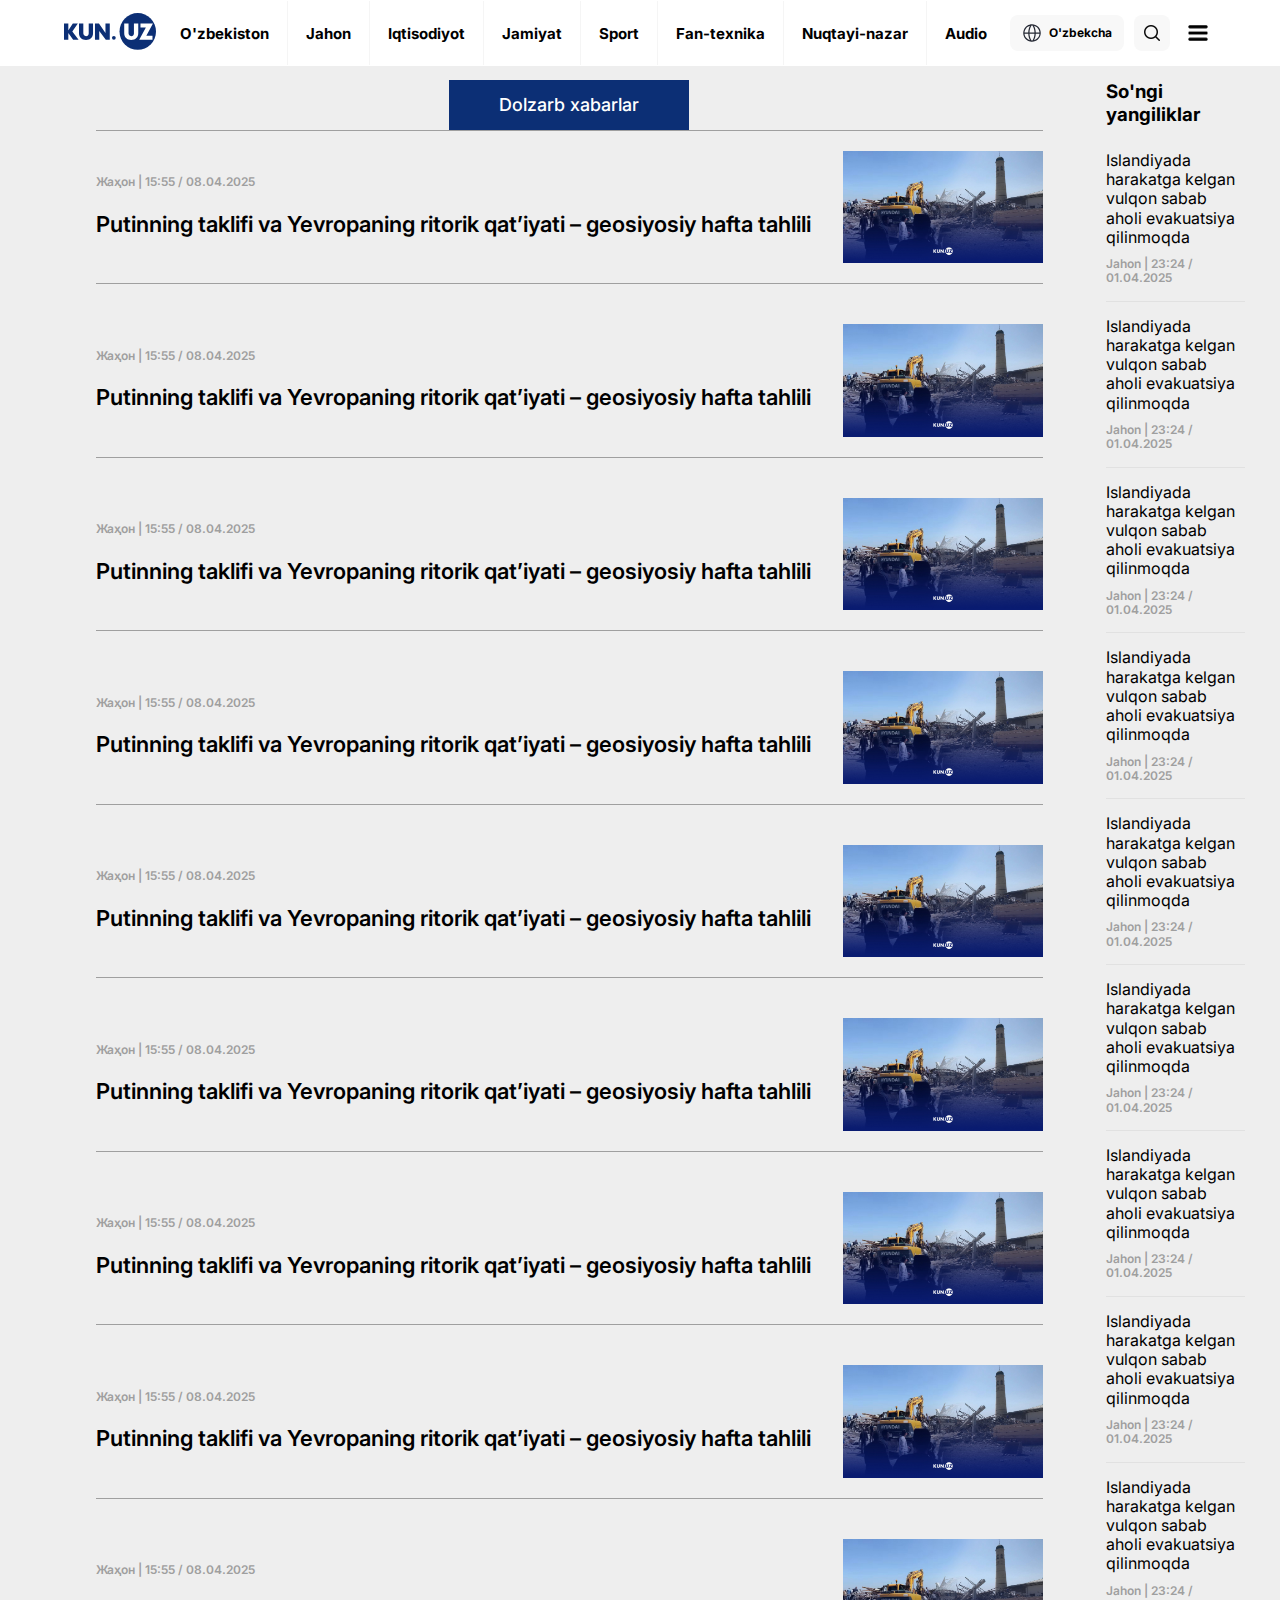
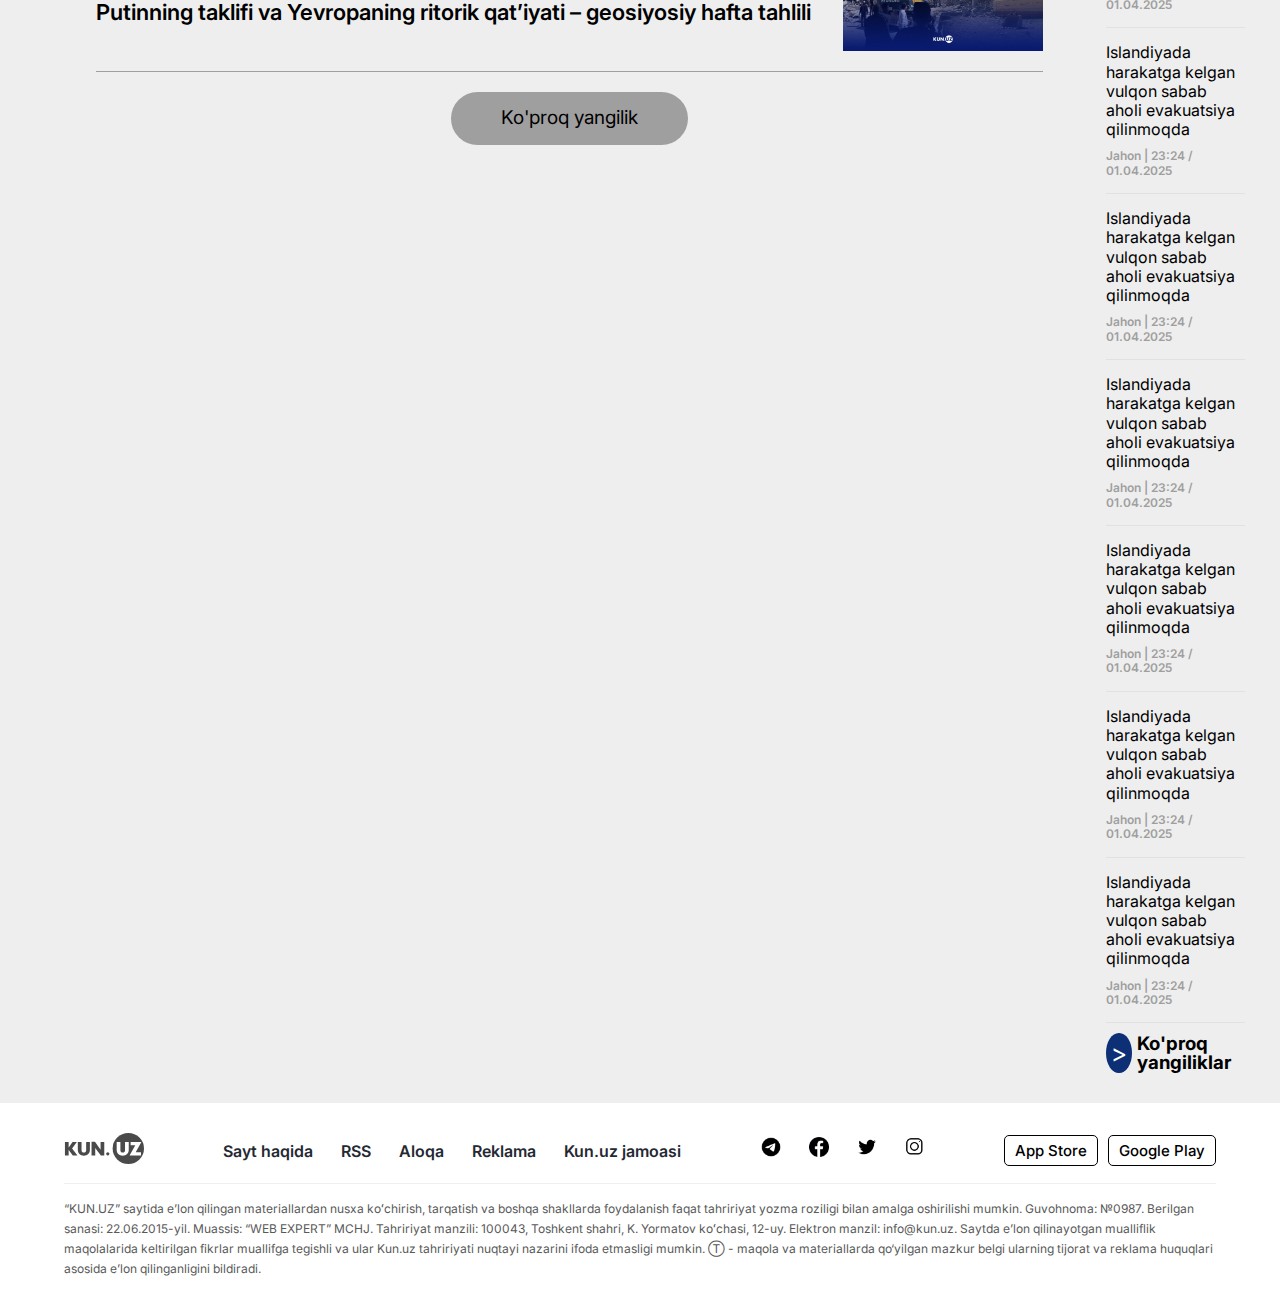
<file: dolzarb.html>
<!DOCTYPE html>
<html lang="en">
<head>
    <meta charset="UTF-8">
    <meta name="viewport" content="width=device-width, initial-scale=1.0">
    <link rel="icon" href="./imgs/title-logo.png">
    <link rel="stylesheet" href="./css/main.css">
    <link rel="stylesheet" href="./css/header.css">
    <link rel="stylesheet" href="./css/footer.css">
    <link rel="stylesheet" href="./css/dolzarb.css">
    <link rel="stylesheet" href="./css/video-news.css">
    <link rel="stylesheet" href="./css/surishtiruv.css">
    <link rel="stylesheet" href="./css/interview.css">
    <link rel="stylesheet" href="./css/elonlar.css">
    <link rel="stylesheet" href="./css/motivation.css">
    <link rel="stylesheet" href="./css/dolzarb-page.css">
    <script defer src="./js/main.js"></script>
    <title>Dolzarb xabarlar</title>
</head>
<body>
    <header>
        <nav>
            <div class="container">
                <a href="./index.html">
                    <picture>
                        <source srcset="./imgs/desktop-logo.svg" media="(min-width: 1024px)">
                        <img src="./imgs/mobile-logo.svg" alt="default logo">
                    </picture>
                </a>
                <ul>
                    <li>
                        <a href="./uzbekistan.html">O'zbekiston</a>
                    </li>
                    <hr>
                    <li>
                        <a href="">Jahon</a>
                    </li>
                    <hr>
                    <li>
                        <a href="">Iqtisodiyot</a>
                    </li>
                    <hr>
                    <li>
                        <a href="">Jamiyat</a>
                    </li>
                    <hr>
                    <li>
                        <a href="">Sport</a>
                    </li>
                    <hr>
                    <li>
                        <a href="">Fan-texnika</a>
                    </li>
                    <hr>
                    <li>
                        <a href="">Nuqtayi-nazar</a>
                    </li>
                    <hr>
                    <li>
                        <a href="./audio-news.html">Audio</a>
                    </li>
                </ul>
                <div class="nav-btns">
                    <div class="select-bar">
                        <button class="select-btn">
                            <img src="./imgs/language.svg" alt="select lang img">
                            <span>O'zbekcha</span>
                        </button>
                        <div class="langs">
                            <span>O'zbekcha</span>
                            <span>Ўзбекча</span>
                            <span>Русский</span>
                            <span>English</span>
                        </div>
                    </div>
                    <div class="search-bar">
                        <button class="search-btn">
                            <img src="./imgs/search.png" alt="search img">
                        </button>
                        <div class="search-input">
                            <input placeholder="Qidiruv" type="text">
                            <button class="remove-search">x</button>
                        </div>
                    </div>
                    <button class="menu-btn">
                        <img src="./imgs/menu.png" alt="menu img"></button>
                </div>
                <div class="menu-links">
                    <div>
                        <ul>
                            <li><a href="./video-news.html">-Videolavhalar</a></li>
                            <li><a href="">-Fotolavhalar</a></li>
                            <li><a href="./dolzarb.html">-Dolzarb xabarlar</a></li>
                            <li><a href="">-Hayotiy hikoyalar</a></li>
                        </ul>
                        <ul>
                            <li><a href="">-Muharrir tanlovi</a></li>
                            <li><a href="">-Maqolalar</a></li>
                            <li><a href="">-Kun mavzulari</a></li>
                            <li><a href="">-Bizning jamoa</a></li>
                        </ul>
                        <ul>
                            <li><a href="">-Reklama ta'riflari</a></li>
                            <li><a href="">-Media kit</a></li>
                        </ul>
                    </div>
                    <ul>
                        <li><a href="./toshkent.html">Toshkent sh.</a></li>
                        <li><a href="">Qoraqalpog'iston</a></li>
                        <li><a href="">Andijon</a></li>
                        <li><a href="">Farg'ona</a></li>
                        <li><a href="">Namangan</a></li>
                        <li><a href="">Samarqand</a></li>
                        <li><a href="">Buxoro</a></li>
                        <li><a href="">Xorazm</a></li>
                        <li><a href="">Surxondaryo</a></li>
                        <li><a href="">Qashqadaryo</a></li>
                        <li><a href="">Jizzax</a></li>
                        <li><a href="">Sirdaryo</a></li>
                        <li><a href="">Toshkent vil.</a></li>
                        <li><a href="">Navoiy</a></li>
                    </ul>
                </div>
            </div>
        </nav>
        <div class="hero">
            <div class="container">
                <div class="dolzarb-page">
                    <h2>Dolzarb xabarlar</h2>
                    <div>
                        <div>
                            <div>
                                <b>Жаҳон | 15:55 / 08.04.2025</b>
                                <h4>Putinning taklifi va Yevropaning ritorik qat’iyati – geosiyosiy hafta tahlili
                                </h4>
                            </div>
                            <img src="./imgs/content.jpg" alt="content img">
                        </div>
                        <div>
                            <div>
                                <b>Жаҳон | 15:55 / 08.04.2025</b>
                                <h4>Putinning taklifi va Yevropaning ritorik qat’iyati – geosiyosiy hafta tahlili
                                </h4>
                            </div>
                            <img src="./imgs/content.jpg" alt="content img">
                        </div>
                        <div>
                            <div>
                                <b>Жаҳон | 15:55 / 08.04.2025</b>
                                <h4>Putinning taklifi va Yevropaning ritorik qat’iyati – geosiyosiy hafta tahlili
                                </h4>
                            </div>
                            <img src="./imgs/content.jpg" alt="content img">
                        </div>
                        <div>
                            <div>
                                <b>Жаҳон | 15:55 / 08.04.2025</b>
                                <h4>Putinning taklifi va Yevropaning ritorik qat’iyati – geosiyosiy hafta tahlili
                                </h4>
                            </div>
                            <img src="./imgs/content.jpg" alt="content img">
                        </div>
                        <div>
                            <div>
                                <b>Жаҳон | 15:55 / 08.04.2025</b>
                                <h4>Putinning taklifi va Yevropaning ritorik qat’iyati – geosiyosiy hafta tahlili
                                </h4>
                            </div>
                            <img src="./imgs/content.jpg" alt="content img">
                        </div>
                        <div>
                            <div>
                                <b>Жаҳон | 15:55 / 08.04.2025</b>
                                <h4>Putinning taklifi va Yevropaning ritorik qat’iyati – geosiyosiy hafta tahlili
                                </h4>
                            </div>
                            <img src="./imgs/content.jpg" alt="content img">
                        </div>
                        <div>
                            <div>
                                <b>Жаҳон | 15:55 / 08.04.2025</b>
                                <h4>Putinning taklifi va Yevropaning ritorik qat’iyati – geosiyosiy hafta tahlili
                                </h4>
                            </div>
                            <img src="./imgs/content.jpg" alt="content img">
                        </div>
                        <div>
                            <div>
                                <b>Жаҳон | 15:55 / 08.04.2025</b>
                                <h4>Putinning taklifi va Yevropaning ritorik qat’iyati – geosiyosiy hafta tahlili
                                </h4>
                            </div>
                            <img src="./imgs/content.jpg" alt="content img">
                        </div>
                        <div>
                            <div>
                                <b>Жаҳон | 15:55 / 08.04.2025</b>
                                <h4>Putinning taklifi va Yevropaning ritorik qat’iyati – geosiyosiy hafta tahlili
                                </h4>
                            </div>
                            <img src="./imgs/content.jpg" alt="content img">
                        </div>
                        <a href="">Ko'proq yangilik</a>
                    </div>
                </div>
                <div class="aside">
                    <h3>So'ngi yangiliklar</h3>
                    <div>
                        <div>
                            <p>Islandiyada harakatga kelgan vulqon sabab aholi evakuatsiya qilinmoqda</p>
                            <span>Jahon | 23:24 / 01.04.2025</span>
                        </div>
                        <div>
                            <p>Islandiyada harakatga kelgan vulqon sabab aholi evakuatsiya qilinmoqda</p>
                            <span>Jahon | 23:24 / 01.04.2025</span>
                        </div>
                        <div>
                            <p>Islandiyada harakatga kelgan vulqon sabab aholi evakuatsiya qilinmoqda</p>
                            <span>Jahon | 23:24 / 01.04.2025</span>
                        </div>
                        <div>
                            <p>Islandiyada harakatga kelgan vulqon sabab aholi evakuatsiya qilinmoqda</p>
                            <span>Jahon | 23:24 / 01.04.2025</span>
                        </div>
                        <div>
                            <p>Islandiyada harakatga kelgan vulqon sabab aholi evakuatsiya qilinmoqda</p>
                            <span>Jahon | 23:24 / 01.04.2025</span>
                        </div>
                        <div>
                            <p>Islandiyada harakatga kelgan vulqon sabab aholi evakuatsiya qilinmoqda</p>
                            <span>Jahon | 23:24 / 01.04.2025</span>
                        </div>
                        <div>
                            <p>Islandiyada harakatga kelgan vulqon sabab aholi evakuatsiya qilinmoqda</p>
                            <span>Jahon | 23:24 / 01.04.2025</span>
                        </div>
                        <div>
                            <p>Islandiyada harakatga kelgan vulqon sabab aholi evakuatsiya qilinmoqda</p>
                            <span>Jahon | 23:24 / 01.04.2025</span>
                        </div>
                        <div>
                            <p>Islandiyada harakatga kelgan vulqon sabab aholi evakuatsiya qilinmoqda</p>
                            <span>Jahon | 23:24 / 01.04.2025</span>
                        </div>
                        <div>
                            <p>Islandiyada harakatga kelgan vulqon sabab aholi evakuatsiya qilinmoqda</p>
                            <span>Jahon | 23:24 / 01.04.2025</span>
                        </div>
                        <div>
                            <p>Islandiyada harakatga kelgan vulqon sabab aholi evakuatsiya qilinmoqda</p>
                            <span>Jahon | 23:24 / 01.04.2025</span>
                        </div>
                        <div>
                            <p>Islandiyada harakatga kelgan vulqon sabab aholi evakuatsiya qilinmoqda</p>
                            <span>Jahon | 23:24 / 01.04.2025</span>
                        </div>
                        <div>
                            <p>Islandiyada harakatga kelgan vulqon sabab aholi evakuatsiya qilinmoqda</p>
                            <span>Jahon | 23:24 / 01.04.2025</span>
                        </div>
                        <div>
                            <p>Islandiyada harakatga kelgan vulqon sabab aholi evakuatsiya qilinmoqda</p>
                            <span>Jahon | 23:24 / 01.04.2025</span>
                        </div>
                        <div>
                            <p>Islandiyada harakatga kelgan vulqon sabab aholi evakuatsiya qilinmoqda</p>
                            <span>Jahon | 23:24 / 01.04.2025</span>
                        </div>
                    </div>
                    <a href="">
                        <button>></button>
                        <h3>Ko'proq yangiliklar</h3>
                    </a>
                </div>
            </div>
        </div>
    </header>
    <footer>
        <div class="container">
            <div class="top-footer">
                <a href=""><img src="./imgs/footer-logo.svg" alt="footer logo"></a>
                <ul>
                    <li>
                        <a href="">Sayt haqida</a>
                    </li>
                    <li>
                        <a href="">RSS</a>
                    </li>
                    <li>
                        <a href="">Aloqa</a>
                    </li>
                    <li>
                        <a href="">Reklama</a>
                    </li>
                    <li>
                        <a href="">Kun.uz jamoasi</a>
                    </li>
                </ul>
                <ul>
                    <li>
                        <a href=""><img src="./imgs/telegram.png" alt=""></a>
                    </li>
                    <li>
                        <a href=""><img src="./imgs/facebook.png" alt=""></a>
                    </li>
                    <li>
                        <a href=""><img src="./imgs/twitter.png" alt=""></a>
                    </li>
                    <li>
                        <a href=""><img src="./imgs/instagram.png" alt=""></a>
                    </li>
                </ul>
                <div class="footer-btns">
                    <a href="">App Store</a>
                    <a href="">Google Play</a>
                </div>
            </div>
            <div class="bottom-footer">
                <p>“KUN.UZ” saytida eʼlon qilingan materiallardan nusxa koʻchirish, tarqatish va boshqa shakllarda
                    foydalanish faqat tahririyat yozma roziligi bilan amalga oshirilishi mumkin.
                    Guvohnoma: №0987. Berilgan sanasi: 22.06.2015-yil. Muassis: “WEB EXPERT” MCHJ. Tahririyat manzili:
                    100043, Toshkent shahri, K. Yormatov koʻchasi, 12-uy. Elektron manzil: info@kun.uz.
                    Saytda eʼlon qilinayotgan mualliflik maqolalarida keltirilgan fikrlar muallifga tegishli va ular
                    Kun.uz tahririyati nuqtayi nazarini ifoda etmasligi mumkin.
                    Ⓣ - maqola va materiallarda qo‘yilgan mazkur belgi ularning tijorat va reklama huquqlari asosida
                    eʼlon qilinganligini bildiradi.</p>
            </div>
        </div>
    </footer>
</body>
</html>
</file>
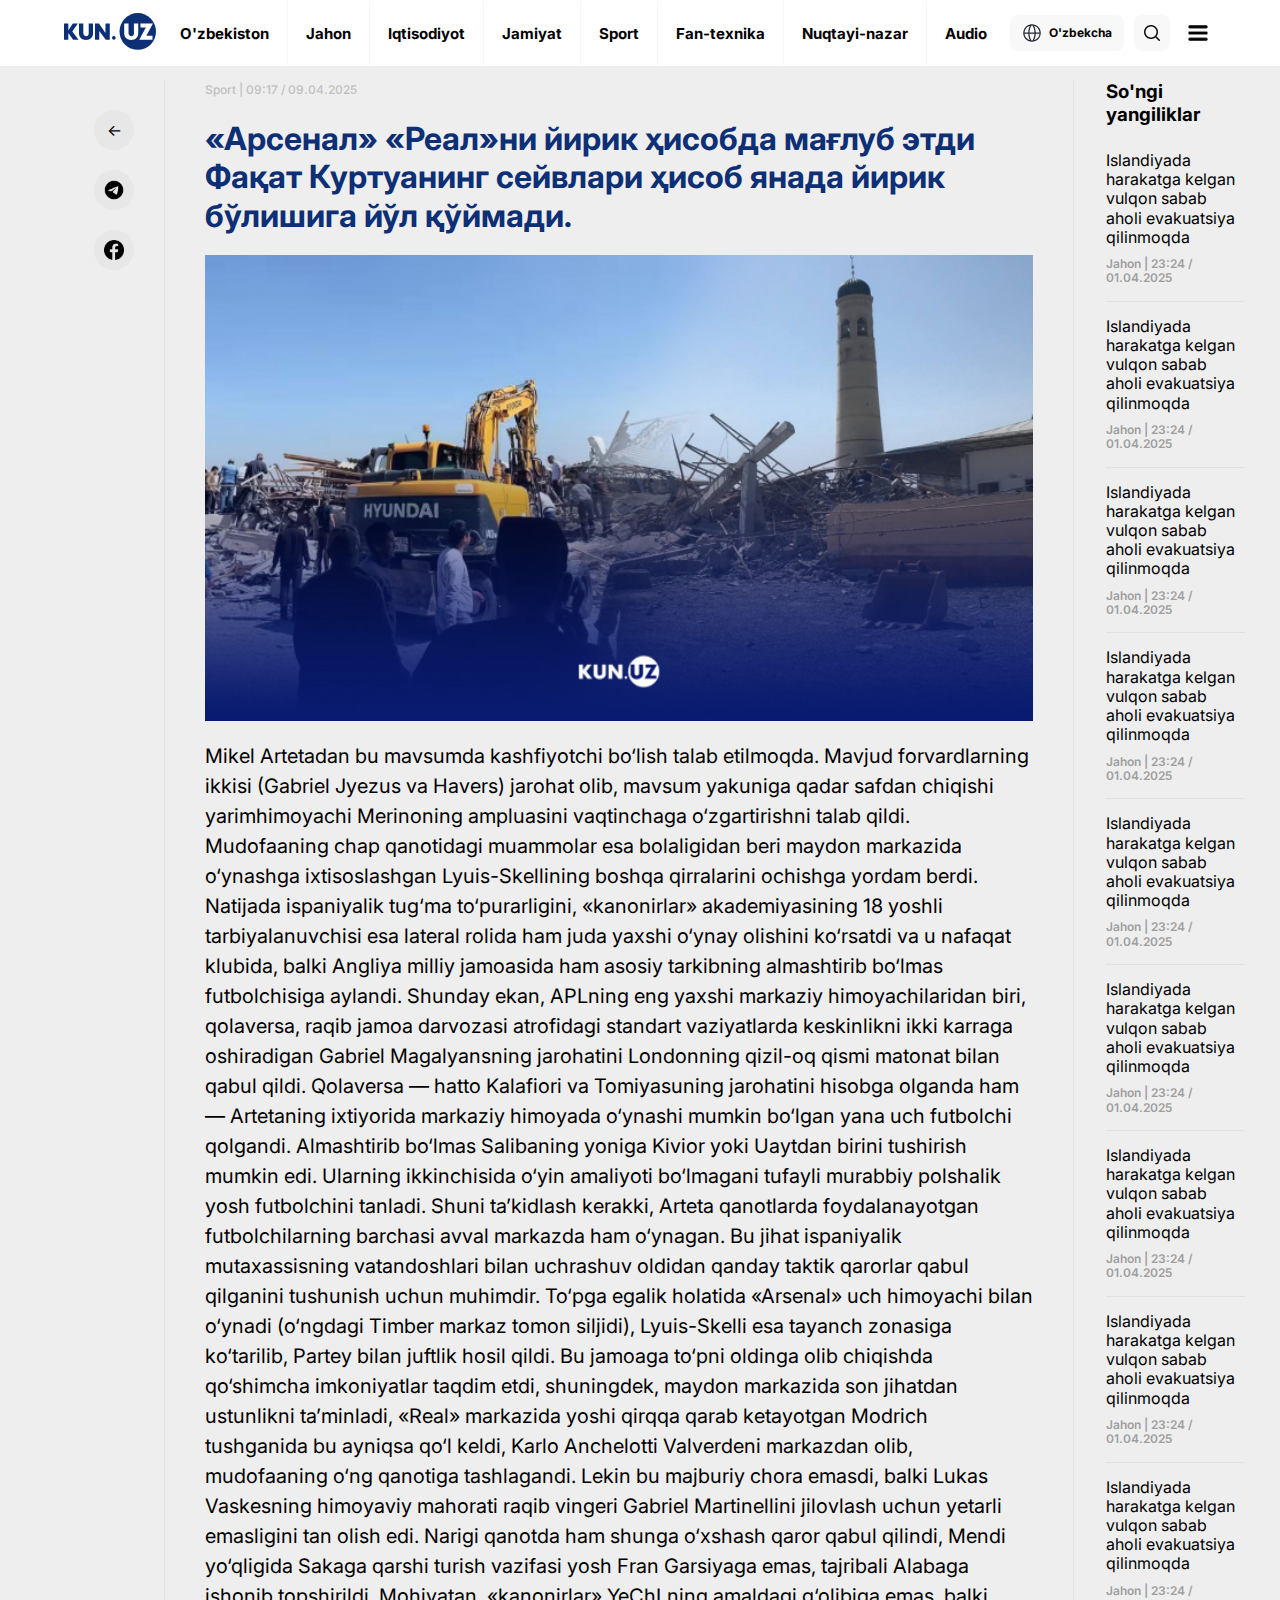
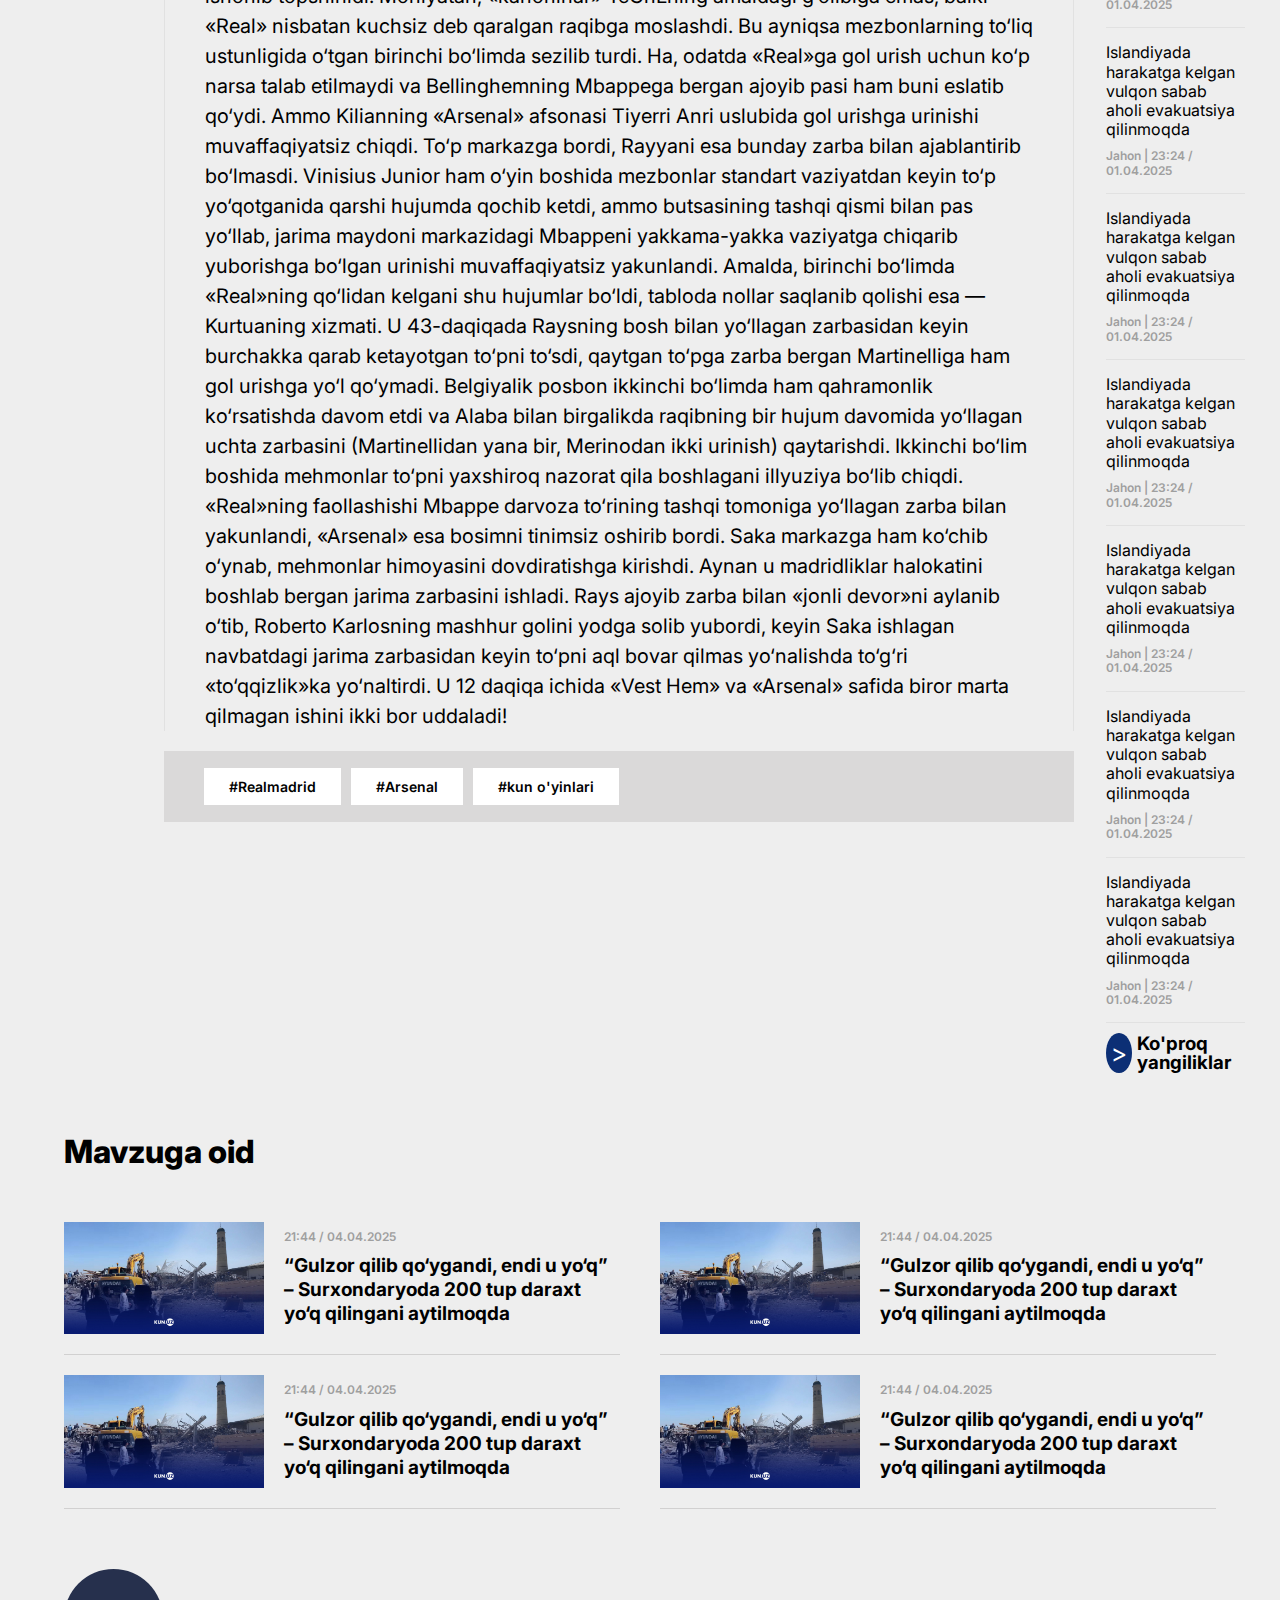
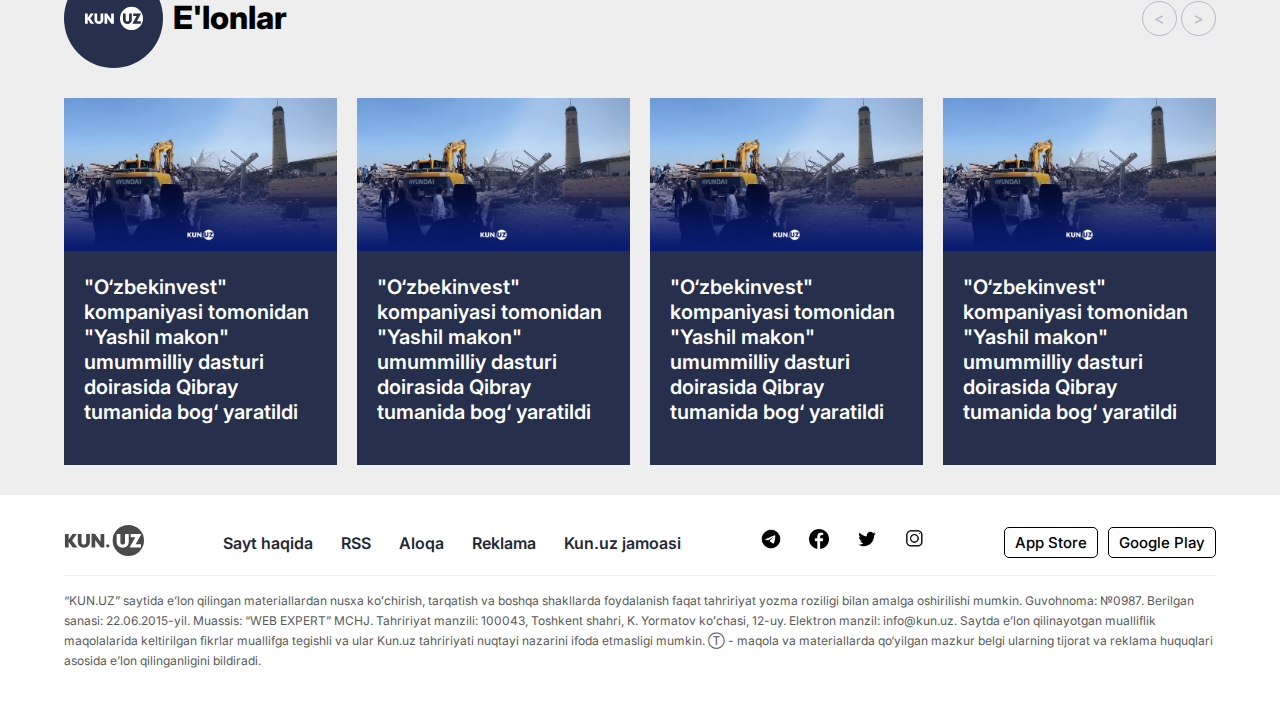
<file: one-news.html>
<!DOCTYPE html>
<html lang="en">
<head>
    <meta charset="UTF-8">
    <meta name="viewport" content="width=device-width, initial-scale=1.0">
    <link rel="icon" href="./imgs/title-logo.png">
    <link rel="stylesheet" href="./css/main.css">
    <link rel="stylesheet" href="./css/header.css">
    <link rel="stylesheet" href="./css/footer.css">
    <link rel="stylesheet" href="./css/dolzarb.css">
    <link rel="stylesheet" href="./css/video-news.css">
    <link rel="stylesheet" href="./css/surishtiruv.css">
    <link rel="stylesheet" href="./css/interview.css">
    <link rel="stylesheet" href="./css/elonlar.css">
    <link rel="stylesheet" href="./css/motivation.css">
    <link rel="stylesheet" href="./css/one-news.css">
    <script defer src="./js/main.js"></script>
    <title>O'zbekiston va jahon yangiliklari</title>
</head>
<body>
    <header>
        <nav>
            <div class="container">
                <a href="./index.html">
                    <picture>
                        <source srcset="./imgs/desktop-logo.svg" media="(min-width: 1024px)">
                        <img src="./imgs/mobile-logo.svg" alt="default logo">
                    </picture>
                </a>
                <ul>
                    <li>
                        <a href="./uzbekistan.html">O'zbekiston</a>
                    </li>
                    <hr>
                    <li>
                        <a href="">Jahon</a>
                    </li>
                    <hr>
                    <li>
                        <a href="">Iqtisodiyot</a>
                    </li>
                    <hr>
                    <li>
                        <a href="">Jamiyat</a>
                    </li>
                    <hr>
                    <li>
                        <a href="">Sport</a>
                    </li>
                    <hr>
                    <li>
                        <a href="">Fan-texnika</a>
                    </li>
                    <hr>
                    <li>
                        <a href="">Nuqtayi-nazar</a>
                    </li>
                    <hr>
                    <li>
                        <a href="./audio-news.html">Audio</a>
                    </li>
                </ul>
                <div class="nav-btns">
                    <div class="select-bar">
                        <button class="select-btn">
                            <img src="./imgs/language.svg" alt="select lang img">
                            <span>O'zbekcha</span>
                        </button>
                        <div class="langs">
                            <span>O'zbekcha</span>
                            <span>Ўзбекча</span>
                            <span>Русский</span>
                            <span>English</span>
                        </div>
                    </div>
                    <div class="search-bar">
                        <button class="search-btn">
                            <img src="./imgs/search.png" alt="search img">
                        </button>
                        <div class="search-input">
                            <input placeholder="Qidiruv" type="text">
                            <button class="remove-search">x</button>
                        </div>
                    </div>
                    <button class="menu-btn">
                        <img src="./imgs/menu.png" alt="menu img"></button>
                </div>
                <div class="menu-links">
                    <div>
                        <ul>
                            <li><a href="./video-news.html">-Videolavhalar</a></li>
                            <li><a href="">-Fotolavhalar</a></li>
                            <li><a href="./dolzarb.html">-Dolzarb xabarlar</a></li>
                            <li><a href="">-Hayotiy hikoyalar</a></li>
                        </ul>
                        <ul>
                            <li><a href="">-Muharrir tanlovi</a></li>
                            <li><a href="">-Maqolalar</a></li>
                            <li><a href="">-Kun mavzulari</a></li>
                            <li><a href="">-Bizning jamoa</a></li>
                        </ul>
                        <ul>
                            <li><a href="">-Reklama ta'riflari</a></li>
                            <li><a href="">-Media kit</a></li>
                        </ul>
                    </div>
                    <ul>
                        <li><a href="./toshkent.html">Toshkent sh.</a></li>
                        <li><a href="">Qoraqalpog'iston</a></li>
                        <li><a href="">Andijon</a></li>
                        <li><a href="">Farg'ona</a></li>
                        <li><a href="">Namangan</a></li>
                        <li><a href="">Samarqand</a></li>
                        <li><a href="">Buxoro</a></li>
                        <li><a href="">Xorazm</a></li>
                        <li><a href="">Surxondaryo</a></li>
                        <li><a href="">Qashqadaryo</a></li>
                        <li><a href="">Jizzax</a></li>
                        <li><a href="">Sirdaryo</a></li>
                        <li><a href="">Toshkent vil.</a></li>
                        <li><a href="">Navoiy</a></li>
                    </ul>
                </div>
            </div>
        </nav>
        <div class="hero">
            <div class="container">
                <div class="one-news">
                    <div>
                        <a href="./index.html"><-</a>
                        <a href=""><img src="./imgs/telegram.png" alt=""></a>
                        <a href=""><img src="./imgs/facebook.png" alt=""></a>
                    </div>
                    <div>
                        <div>
                            <span>Sport | 09:17 / 09.04.2025</span>
                            <h3>«Арсенал» «Реал»ни йирик ҳисобда мағлуб этди Фақат Куртуанинг сейвлари ҳисоб янада йирик бўлишига йўл қўймади.</h3>
                            <img src="./imgs/content.jpg" alt="">
                            <p>Mikel Artetadan bu mavsumda kashfiyotchi bo‘lish talab etilmoqda. Mavjud forvardlarning ikkisi (Gabriel Jyezus va Havers) jarohat olib, mavsum yakuniga qadar safdan chiqishi yarimhimoyachi Merinoning ampluasini vaqtinchaga o‘zgartirishni talab qildi. Mudofaaning chap qanotidagi muammolar esa bolaligidan beri maydon markazida o‘ynashga ixtisoslashgan Lyuis-Skellining boshqa qirralarini ochishga yordam berdi. Natijada ispaniyalik tug‘ma to‘purarligini, «kanonirlar» akademiyasining 18 yoshli tarbiyalanuvchisi esa lateral rolida ham juda yaxshi o‘ynay olishini ko‘rsatdi va u nafaqat klubida, balki Angliya milliy jamoasida ham asosiy tarkibning almashtirib bo‘lmas futbolchisiga aylandi. Shunday ekan, APLning eng yaxshi markaziy himoyachilaridan biri, qolaversa, raqib jamoa darvozasi atrofidagi standart vaziyatlarda keskinlikni ikki karraga oshiradigan Gabriel Magalyansning jarohatini Londonning qizil-oq qismi matonat bilan qabul qildi. Qolaversa — hatto Kalafiori va Tomiyasuning jarohatini hisobga olganda ham — Artetaning ixtiyorida markaziy himoyada o‘ynashi mumkin bo‘lgan yana uch futbolchi qolgandi. Almashtirib bo‘lmas Salibaning yoniga Kivior yoki Uaytdan birini tushirish mumkin edi. Ularning ikkinchisida o‘yin amaliyoti bo‘lmagani tufayli murabbiy polshalik yosh futbolchini tanladi. Shuni ta’kidlash kerakki, Arteta qanotlarda foydalanayotgan futbolchilarning barchasi avval markazda ham o‘ynagan. Bu jihat ispaniyalik mutaxassisning vatandoshlari bilan uchrashuv oldidan qanday taktik qarorlar qabul qilganini tushunish uchun muhimdir. To‘pga egalik holatida «Arsenal» uch himoyachi bilan o‘ynadi (o‘ngdagi Timber markaz tomon siljidi), Lyuis-Skelli esa tayanch zonasiga ko‘tarilib, Partey bilan juftlik hosil qildi. Bu jamoaga to‘pni oldinga olib chiqishda qo‘shimcha imkoniyatlar taqdim etdi, shuningdek, maydon markazida son jihatdan ustunlikni ta’minladi, «Real» markazida yoshi qirqqa qarab ketayotgan Modrich tushganida bu ayniqsa qo‘l keldi, Karlo Anchelotti Valverdeni markazdan olib, mudofaaning o‘ng qanotiga tashlagandi. Lekin bu majburiy chora emasdi, balki Lukas Vaskesning himoyaviy mahorati raqib vingeri Gabriel Martinellini jilovlash uchun yetarli emasligini tan olish edi. Narigi qanotda ham shunga o‘xshash qaror qabul qilindi, Mendi yo‘qligida Sakaga qarshi turish vazifasi yosh Fran Garsiyaga emas, tajribali Alabaga ishonib topshirildi. Mohiyatan, «kanonirlar» YeChLning amaldagi g‘olibiga emas, balki «Real» nisbatan kuchsiz deb qaralgan raqibga moslashdi. Bu ayniqsa mezbonlarning to‘liq ustunligida o‘tgan birinchi bo‘limda sezilib turdi. Ha, odatda «Real»ga gol urish uchun ko‘p narsa talab etilmaydi va Bellinghemning Mbappega bergan ajoyib pasi ham buni eslatib qo‘ydi. Ammo Kilianning «Arsenal» afsonasi Tiyerri Anri uslubida gol urishga urinishi muvaffaqiyatsiz chiqdi. To‘p markazga bordi, Rayyani esa bunday zarba bilan ajablantirib bo‘lmasdi. Vinisius Junior ham o‘yin boshida mezbonlar standart vaziyatdan keyin to‘p yo‘qotganida qarshi hujumda qochib ketdi, ammo butsasining tashqi qismi bilan pas yo‘llab, jarima maydoni markazidagi Mbappeni yakkama-yakka vaziyatga chiqarib yuborishga bo‘lgan urinishi muvaffaqiyatsiz yakunlandi. Amalda, birinchi bo‘limda «Real»ning qo‘lidan kelgani shu hujumlar bo‘ldi, tabloda nollar saqlanib qolishi esa — Kurtuaning xizmati. U 43-daqiqada Raysning bosh bilan yo‘llagan zarbasidan keyin burchakka qarab ketayotgan to‘pni to‘sdi, qaytgan to‘pga zarba bergan Martinelliga ham gol urishga yo‘l qo‘ymadi. Belgiyalik posbon ikkinchi bo‘limda ham qahramonlik ko‘rsatishda davom etdi va Alaba bilan birgalikda raqibning bir hujum davomida yo‘llagan uchta zarbasini (Martinellidan yana bir, Merinodan ikki urinish) qaytarishdi. Ikkinchi bo‘lim boshida mehmonlar to‘pni yaxshiroq nazorat qila boshlagani illyuziya bo‘lib chiqdi. «Real»ning faollashishi Mbappe darvoza to‘rining tashqi tomoniga yo‘llagan zarba bilan yakunlandi, «Arsenal» esa bosimni tinimsiz oshirib bordi. Saka markazga ham ko‘chib o‘ynab, mehmonlar himoyasini dovdiratishga kirishdi. Aynan u madridliklar halokatini boshlab bergan jarima zarbasini ishladi. Rays ajoyib zarba bilan «jonli devor»ni aylanib o‘tib, Roberto Karlosning mashhur golini yodga solib yubordi, keyin Saka ishlagan navbatdagi jarima zarbasidan keyin to‘pni aql bovar qilmas yo‘nalishda to‘g‘ri «to‘qqizlik»ka yo‘naltirdi. U 12 daqiqa ichida «Vest Hem» va «Arsenal» safida biror marta qilmagan ishini ikki bor uddaladi!</p>
                        </div>
                        <ul>
                            <li><a href="">#Realmadrid</a></li>
                            <li><a href="">#Arsenal</a></li>
                            <li><a href="">#kun o'yinlari</a></li>
                        </ul>
                    </div>
                </div>
                <div class="aside">
                    <h3>So'ngi yangiliklar</h3>
                    <div>
                        <div>
                            <p>Islandiyada harakatga kelgan vulqon sabab aholi evakuatsiya qilinmoqda</p>
                            <span>Jahon | 23:24 / 01.04.2025</span>
                        </div>
                        <div>
                            <p>Islandiyada harakatga kelgan vulqon sabab aholi evakuatsiya qilinmoqda</p>
                            <span>Jahon | 23:24 / 01.04.2025</span>
                        </div>
                        <div>
                            <p>Islandiyada harakatga kelgan vulqon sabab aholi evakuatsiya qilinmoqda</p>
                            <span>Jahon | 23:24 / 01.04.2025</span>
                        </div>
                        <div>
                            <p>Islandiyada harakatga kelgan vulqon sabab aholi evakuatsiya qilinmoqda</p>
                            <span>Jahon | 23:24 / 01.04.2025</span>
                        </div>
                        <div>
                            <p>Islandiyada harakatga kelgan vulqon sabab aholi evakuatsiya qilinmoqda</p>
                            <span>Jahon | 23:24 / 01.04.2025</span>
                        </div>
                        <div>
                            <p>Islandiyada harakatga kelgan vulqon sabab aholi evakuatsiya qilinmoqda</p>
                            <span>Jahon | 23:24 / 01.04.2025</span>
                        </div>
                        <div>
                            <p>Islandiyada harakatga kelgan vulqon sabab aholi evakuatsiya qilinmoqda</p>
                            <span>Jahon | 23:24 / 01.04.2025</span>
                        </div>
                        <div>
                            <p>Islandiyada harakatga kelgan vulqon sabab aholi evakuatsiya qilinmoqda</p>
                            <span>Jahon | 23:24 / 01.04.2025</span>
                        </div>
                        <div>
                            <p>Islandiyada harakatga kelgan vulqon sabab aholi evakuatsiya qilinmoqda</p>
                            <span>Jahon | 23:24 / 01.04.2025</span>
                        </div>
                        <div>
                            <p>Islandiyada harakatga kelgan vulqon sabab aholi evakuatsiya qilinmoqda</p>
                            <span>Jahon | 23:24 / 01.04.2025</span>
                        </div>
                        <div>
                            <p>Islandiyada harakatga kelgan vulqon sabab aholi evakuatsiya qilinmoqda</p>
                            <span>Jahon | 23:24 / 01.04.2025</span>
                        </div>
                        <div>
                            <p>Islandiyada harakatga kelgan vulqon sabab aholi evakuatsiya qilinmoqda</p>
                            <span>Jahon | 23:24 / 01.04.2025</span>
                        </div>
                        <div>
                            <p>Islandiyada harakatga kelgan vulqon sabab aholi evakuatsiya qilinmoqda</p>
                            <span>Jahon | 23:24 / 01.04.2025</span>
                        </div>
                        <div>
                            <p>Islandiyada harakatga kelgan vulqon sabab aholi evakuatsiya qilinmoqda</p>
                            <span>Jahon | 23:24 / 01.04.2025</span>
                        </div>
                        <div>
                            <p>Islandiyada harakatga kelgan vulqon sabab aholi evakuatsiya qilinmoqda</p>
                            <span>Jahon | 23:24 / 01.04.2025</span>
                        </div>
                    </div>
                    <a href="">
                        <button>></button>
                        <h3>Ko'proq yangiliklar</h3>
                    </a>
                </div>
            </div>
        </div>
    </header>
    <section class="mavzuga-oid">
        <div class="container">
            <div>
                <h2>Mavzuga oid</h2>
            </div>
            <div>
                <div>
                    <img src="./imgs/content.jpg" alt="">
                    <div>
                        <b>21:44 / 04.04.2025</b>
                        <h3>“Gulzor qilib qo‘ygandi, endi u yo‘q” – Surxondaryoda 200 tup daraxt yo‘q qilingani
                            aytilmoqda</h3>
                    </div>
                </div>
                <div>
                    <img src="./imgs/content.jpg" alt="">
                    <div>
                        <b>21:44 / 04.04.2025</b>
                        <h3>“Gulzor qilib qo‘ygandi, endi u yo‘q” – Surxondaryoda 200 tup daraxt yo‘q qilingani
                            aytilmoqda</h3>
                    </div>
                </div>
                <div>
                    <img src="./imgs/content.jpg" alt="">
                    <div>
                        <b>21:44 / 04.04.2025</b>
                        <h3>“Gulzor qilib qo‘ygandi, endi u yo‘q” – Surxondaryoda 200 tup daraxt yo‘q qilingani
                            aytilmoqda</h3>
                    </div>
                </div>
                <div>
                    <img src="./imgs/content.jpg" alt="">
                    <div>
                        <b>21:44 / 04.04.2025</b>
                        <h3>“Gulzor qilib qo‘ygandi, endi u yo‘q” – Surxondaryoda 200 tup daraxt yo‘q qilingani
                            aytilmoqda</h3>
                    </div>
                </div>
            </div>
        </div>
    </section>
    <section class="elonlar">
        <div class="container">
            <div>
                <div>
                    <img src="./imgs/elonlar-logo.svg" alt="">
                    <h4>E'lonlar</h4>
                </div>
                <div>
                    <button><</button>
                    <button>></button>
                </div>
            </div>
            <div>
                <div>
                    <img src="./imgs/content.jpg" alt="">
                    <h3>"O‘zbekinvest" kompaniyasi tomonidan "Yashil makon" umummilliy dasturi doirasida Qibray tumanida
                        bog‘ yaratildi</h3>
                </div>
                <div>
                    <img src="./imgs/content.jpg" alt="">
                    <h3>"O‘zbekinvest" kompaniyasi tomonidan "Yashil makon" umummilliy dasturi doirasida Qibray tumanida
                        bog‘ yaratildi</h3>
                </div>
                <div>
                    <img src="./imgs/content.jpg" alt="">
                    <h3>"O‘zbekinvest" kompaniyasi tomonidan "Yashil makon" umummilliy dasturi doirasida Qibray tumanida
                        bog‘ yaratildi</h3>
                </div>
                <div>
                    <img src="./imgs/content.jpg" alt="">
                    <h3>"O‘zbekinvest" kompaniyasi tomonidan "Yashil makon" umummilliy dasturi doirasida Qibray tumanida
                        bog‘ yaratildi</h3>
                </div>
            </div>
        </div>
    </section>
    <footer>
        <div class="container">
            <div class="top-footer">
                <a href=""><img src="./imgs/footer-logo.svg" alt="footer logo"></a>
                <ul>
                    <li>
                        <a href="">Sayt haqida</a>
                    </li>
                    <li>
                        <a href="">RSS</a>
                    </li>
                    <li>
                        <a href="">Aloqa</a>
                    </li>
                    <li>
                        <a href="">Reklama</a>
                    </li>
                    <li>
                        <a href="">Kun.uz jamoasi</a>
                    </li>
                </ul>
                <ul>
                    <li>
                        <a href=""><img src="./imgs/telegram.png" alt=""></a>
                    </li>
                    <li>
                        <a href=""><img src="./imgs/facebook.png" alt=""></a>
                    </li>
                    <li>
                        <a href=""><img src="./imgs/twitter.png" alt=""></a>
                    </li>
                    <li>
                        <a href=""><img src="./imgs/instagram.png" alt=""></a>
                    </li>
                </ul>
                <div class="footer-btns">
                    <a href="">App Store</a>
                    <a href="">Google Play</a>
                </div>
            </div>
            <div class="bottom-footer">
                <p>“KUN.UZ” saytida eʼlon qilingan materiallardan nusxa koʻchirish, tarqatish va boshqa shakllarda
                    foydalanish faqat tahririyat yozma roziligi bilan amalga oshirilishi mumkin.
                    Guvohnoma: №0987. Berilgan sanasi: 22.06.2015-yil. Muassis: “WEB EXPERT” MCHJ. Tahririyat manzili:
                    100043, Toshkent shahri, K. Yormatov koʻchasi, 12-uy. Elektron manzil: info@kun.uz.
                    Saytda eʼlon qilinayotgan mualliflik maqolalarida keltirilgan fikrlar muallifga tegishli va ular
                    Kun.uz tahririyati nuqtayi nazarini ifoda etmasligi mumkin.
                    Ⓣ - maqola va materiallarda qo‘yilgan mazkur belgi ularning tijorat va reklama huquqlari asosida
                    eʼlon qilinganligini bildiradi.</p>
            </div>
        </div>
    </footer>
</body>
</html>
</file>
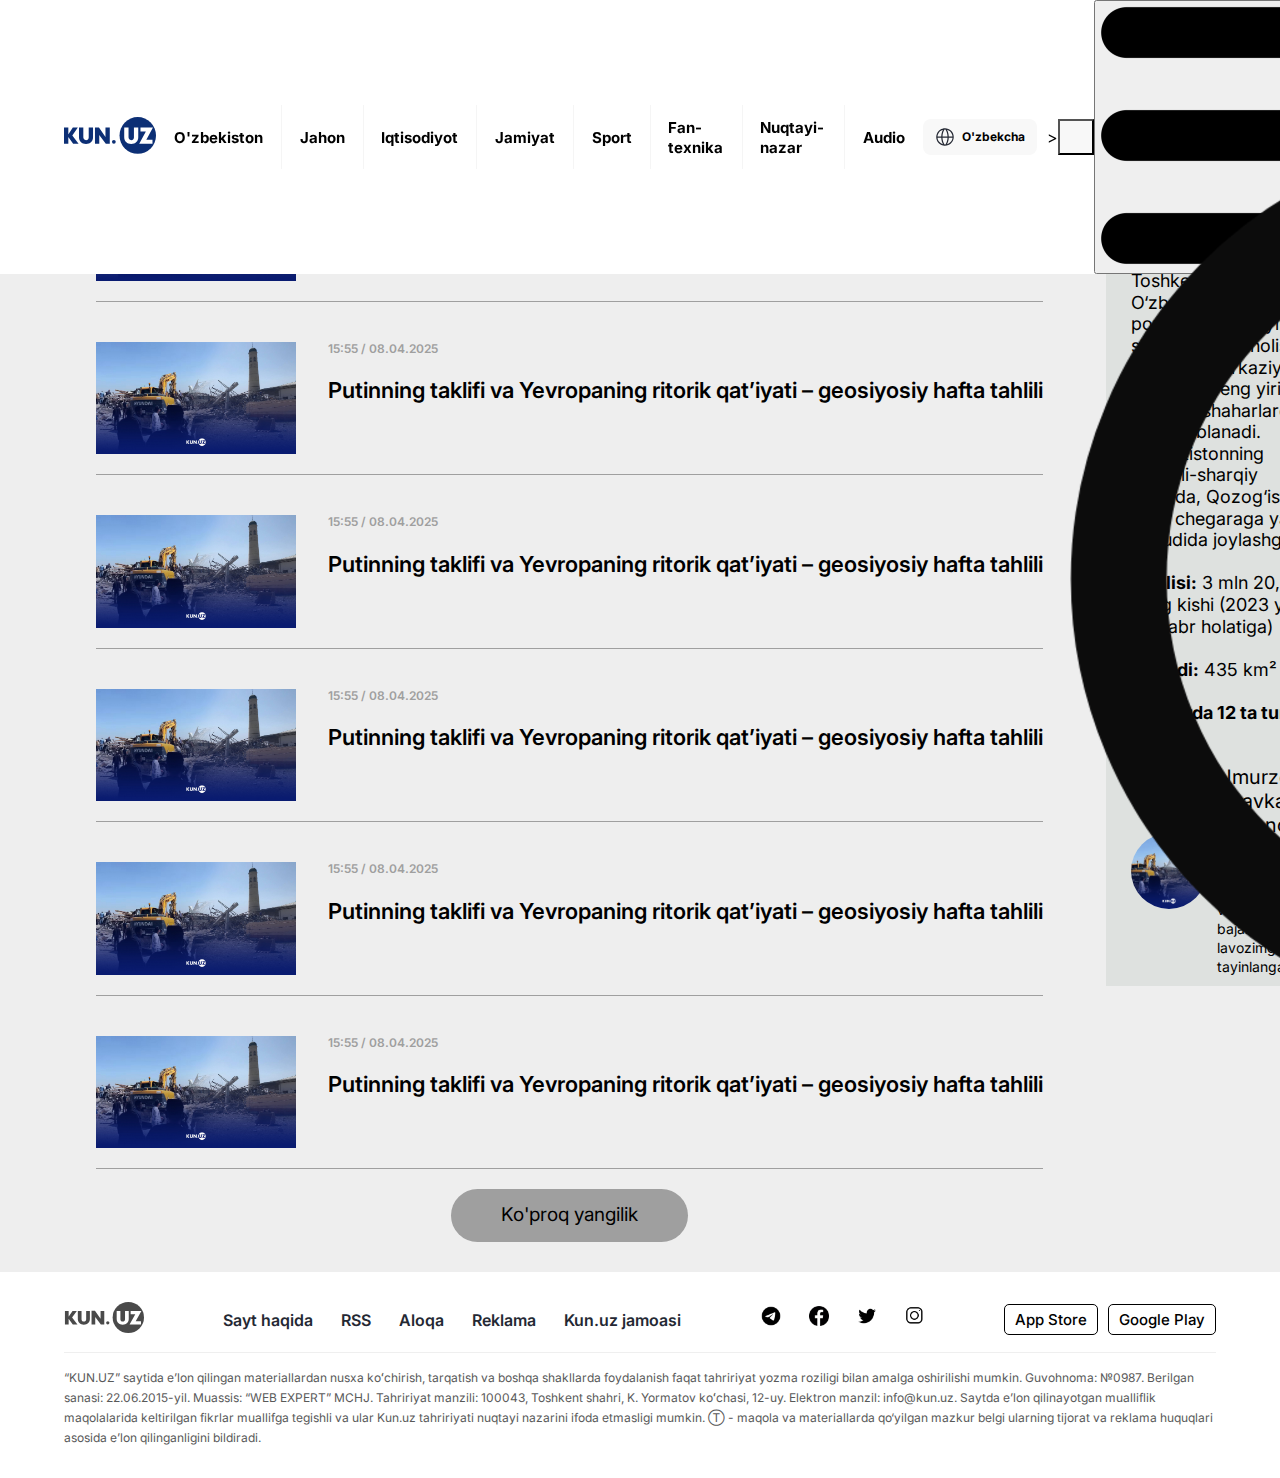
<file: toshkent.html>
<!DOCTYPE html>
<html lang="en">
<head>
    <meta charset="UTF-8">
    <meta name="viewport" content="width=device-width, initial-scale=1.0">
    <link rel="icon" href="./imgs/title-logo.png">
    <link rel="stylesheet" href="./css/main.css">
    <link rel="stylesheet" href="./css/header.css">
    <link rel="stylesheet" href="./css/footer.css">
    <link rel="stylesheet" href="./css/dolzarb.css">
    <link rel="stylesheet" href="./css/video-news.css">
    <link rel="stylesheet" href="./css/surishtiruv.css">
    <link rel="stylesheet" href="./css/interview.css">
    <link rel="stylesheet" href="./css/elonlar.css">
    <link rel="stylesheet" href="./css/motivation.css">
    <link rel="stylesheet" href="./css/toshkent.css">
    <script defer src="./js/main.js"></script>
    <title>Toshkent shahri yangiliklari</title>
</head>
<body>
    <header>
        <nav>
            <div class="container">
                <a href="./index.html">
                    <picture>
                        <source srcset="./imgs/desktop-logo.svg" media="(min-width: 1024px)">
                        <img src="./imgs/mobile-logo.svg" alt="default logo">
                    </picture>
                </a>
                <ul>
                    <li>
                        <a href="./uzbekistan.html">O'zbekiston</a>
                    </li>
                    <hr>
                    <li>
                        <a href="">Jahon</a>
                    </li>
                    <hr>
                    <li>
                        <a href="">Iqtisodiyot</a>
                    </li>
                    <hr>
                    <li>
                        <a href="">Jamiyat</a>
                    </li>
                    <hr>
                    <li>
                        <a href="">Sport</a>
                    </li>
                    <hr>
                    <li>
                        <a href="">Fan-texnika</a>
                    </li>
                    <hr>
                    <li>
                        <a href="">Nuqtayi-nazar</a>
                    </li>
                    <hr>
                    <li>
                        <a href="./audio-news.html">Audio</a>
                    </li>
                </ul>
                <div class="nav-btns">
                    <div class="select-bar">
                        <button class="select-btn">
                            <img src="./imgs/language.svg" alt="select lang img">
                            <span>O'zbekcha</span>
                        </button>
                        <div class="langs">
                            <span>O'zbekcha</span>
                            <span>Ўзбекча</span>
                            <span>Русский</span>
                            <span>English</span>
                        </div>
                    </div>>
                    </div>
                    <div class="search-bar">
                        <button class="search-btn">
                            <img src="./imgs/search.png" alt="search img">
                        </button>
                        <div class="search-input">
                            <input placeholder="Qidiruv" type="text">
                            <button class="remove-search">x</button>
                        </div>
                    </div>
                    <button class="menu-btn">
                        <img src="./imgs/menu.png" alt="menu img"></button>
                </div>
                <div class="menu-links">
                    <div>
                        <ul>
                            <li><a href="./video-news.html">-Videolavhalar</a></li>
                            <li><a href="">-Fotolavhalar</a></li>
                            <li><a href="./dolzarb.html">-Dolzarb xabarlar</a></li>
                            <li><a href="">-Hayotiy hikoyalar</a></li>
                        </ul>
                        <ul>
                            <li><a href="">-Muharrir tanlovi</a></li>
                            <li><a href="">-Maqolalar</a></li>
                            <li><a href="">-Kun mavzulari</a></li>
                            <li><a href="">-Bizning jamoa</a></li>
                        </ul>
                        <ul>
                            <li><a href="">-Reklama ta'riflari</a></li>
                            <li><a href="">-Media kit</a></li>
                        </ul>
                    </div>
                    <ul>
                        <li><a href="./toshkent.html">Toshkent sh.</a></li>
                        <li><a href="">Qoraqalpog'iston</a></li>
                        <li><a href="">Andijon</a></li>
                        <li><a href="">Farg'ona</a></li>
                        <li><a href="">Namangan</a></li>
                        <li><a href="">Samarqand</a></li>
                        <li><a href="">Buxoro</a></li>
                        <li><a href="">Xorazm</a></li>
                        <li><a href="">Surxondaryo</a></li>
                        <li><a href="">Qashqadaryo</a></li>
                        <li><a href="">Jizzax</a></li>
                        <li><a href="">Sirdaryo</a></li>
                        <li><a href="">Toshkent vil.</a></li>
                        <li><a href="">Navoiy</a></li>
                    </ul>
                </div>
            </div>
        </nav>
        <div class="hero">
            <div class="container">
                <div class="toshkent-page">
                    <h2>Toshkent sh. yangiliklari</h2>
                    <div>
                        <div>
                            <img src="./imgs/content.jpg" alt="content img">
                            <div>
                                <b>15:55 / 08.04.2025</b>
                                <h4>Putinning taklifi va Yevropaning ritorik qat’iyati – geosiyosiy hafta tahlili
                                </h4>
                            </div>
                        </div>
                        <div>
                            <img src="./imgs/content.jpg" alt="content img">
                            <div>
                                <b>15:55 / 08.04.2025</b>
                                <h4>Putinning taklifi va Yevropaning ritorik qat’iyati – geosiyosiy hafta tahlili
                                </h4>
                            </div>
                        </div>
                        <div>
                            <img src="./imgs/content.jpg" alt="content img">
                            <div>
                                <b>15:55 / 08.04.2025</b>
                                <h4>Putinning taklifi va Yevropaning ritorik qat’iyati – geosiyosiy hafta tahlili
                                </h4>
                            </div>
                        </div>
                        <div>
                            <img src="./imgs/content.jpg" alt="content img">
                            <div>
                                <b>15:55 / 08.04.2025</b>
                                <h4>Putinning taklifi va Yevropaning ritorik qat’iyati – geosiyosiy hafta tahlili
                                </h4>
                            </div>
                        </div>
                        <div>
                            <img src="./imgs/content.jpg" alt="content img">
                            <div>
                                <b>15:55 / 08.04.2025</b>
                                <h4>Putinning taklifi va Yevropaning ritorik qat’iyati – geosiyosiy hafta tahlili
                                </h4>
                            </div>
                        </div>
                        <div>
                            <img src="./imgs/content.jpg" alt="content img">
                            <div>
                                <b>15:55 / 08.04.2025</b>
                                <h4>Putinning taklifi va Yevropaning ritorik qat’iyati – geosiyosiy hafta tahlili
                                </h4>
                            </div>
                        </div>
                        <a href="">Ko'proq yangilik</a>
                    </div>
                </div>
                <div class="tosh-aside">
                    <img src="./imgs/content.jpg" alt="">
                    <div>
                        <h4>Toshkent sh.</h4>
                        <p>Toshkent shahri — O‘zbekistonning poytaxti va eng yirik shahri bo‘lib, aholisi bo‘yicha Markaziy Osiyodagi eng yirik qadimiy shaharlardan biri hisoblanadi. O‘zbekistonning shimoli-sharqiy qismida, Qozog‘iston bilan chegaraga yaqin hududida joylashgan. <br> <br><span>Aholisi:</span> 3 mln 20,5 ming kishi (2023 yil 1 oktyabr holatiga) <br><br><span>Hududi:</span> 435 km² <br><br><span>Shaharda 12 ta tuman bor</span></p>
                    </div>
                    <div>
                        <img src="./imgs/content.jpg" alt="">
                        <div>
                            <h3>Umurzoqov Shavkat Bo‘ronovich</h3>
                            <p>2023 yil 23 martda Toshkent shahar hokimi vazifasini bajaruvchi lavozimga tayinlangan</p>
                        </div>
                    </div>
                </div>
            </div>
        </div>
    </header>
    <footer>
        <div class="container">
            <div class="top-footer">
                <a href=""><img src="./imgs/footer-logo.svg" alt="footer logo"></a>
                <ul>
                    <li>
                        <a href="">Sayt haqida</a>
                    </li>
                    <li>
                        <a href="">RSS</a>
                    </li>
                    <li>
                        <a href="">Aloqa</a>
                    </li>
                    <li>
                        <a href="">Reklama</a>
                    </li>
                    <li>
                        <a href="">Kun.uz jamoasi</a>
                    </li>
                </ul>
                <ul>
                    <li>
                        <a href=""><img src="./imgs/telegram.png" alt=""></a>
                    </li>
                    <li>
                        <a href=""><img src="./imgs/facebook.png" alt=""></a>
                    </li>
                    <li>
                        <a href=""><img src="./imgs/twitter.png" alt=""></a>
                    </li>
                    <li>
                        <a href=""><img src="./imgs/instagram.png" alt=""></a>
                    </li>
                </ul>
                <div class="footer-btns">
                    <a href="">App Store</a>
                    <a href="">Google Play</a>
                </div>
            </div>
            <div class="bottom-footer">
                <p>“KUN.UZ” saytida eʼlon qilingan materiallardan nusxa koʻchirish, tarqatish va boshqa shakllarda
                    foydalanish faqat tahririyat yozma roziligi bilan amalga oshirilishi mumkin.
                    Guvohnoma: №0987. Berilgan sanasi: 22.06.2015-yil. Muassis: “WEB EXPERT” MCHJ. Tahririyat manzili:
                    100043, Toshkent shahri, K. Yormatov koʻchasi, 12-uy. Elektron manzil: info@kun.uz.
                    Saytda eʼlon qilinayotgan mualliflik maqolalarida keltirilgan fikrlar muallifga tegishli va ular
                    Kun.uz tahririyati nuqtayi nazarini ifoda etmasligi mumkin.
                    Ⓣ - maqola va materiallarda qo‘yilgan mazkur belgi ularning tijorat va reklama huquqlari asosida
                    eʼlon qilinganligini bildiradi.</p>
            </div>
        </div>
    </footer>
</body>
</html>
</file>
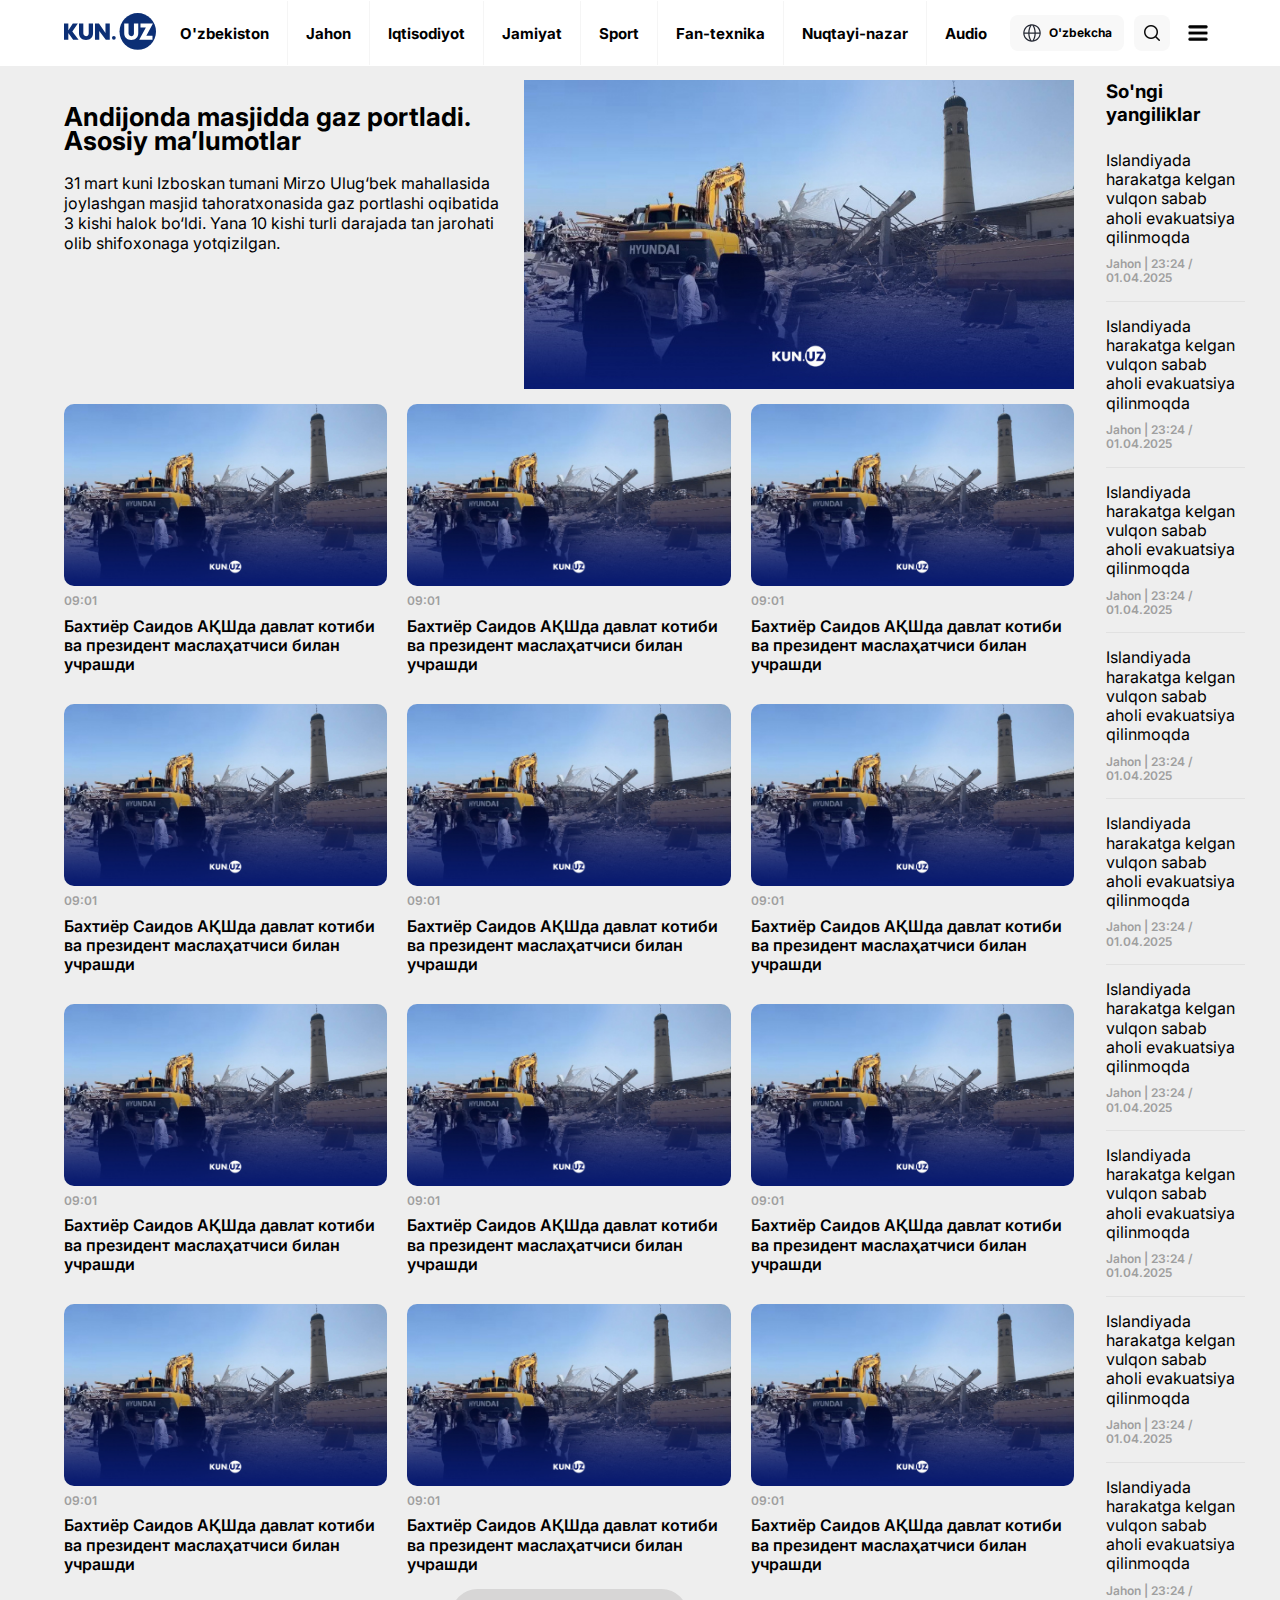
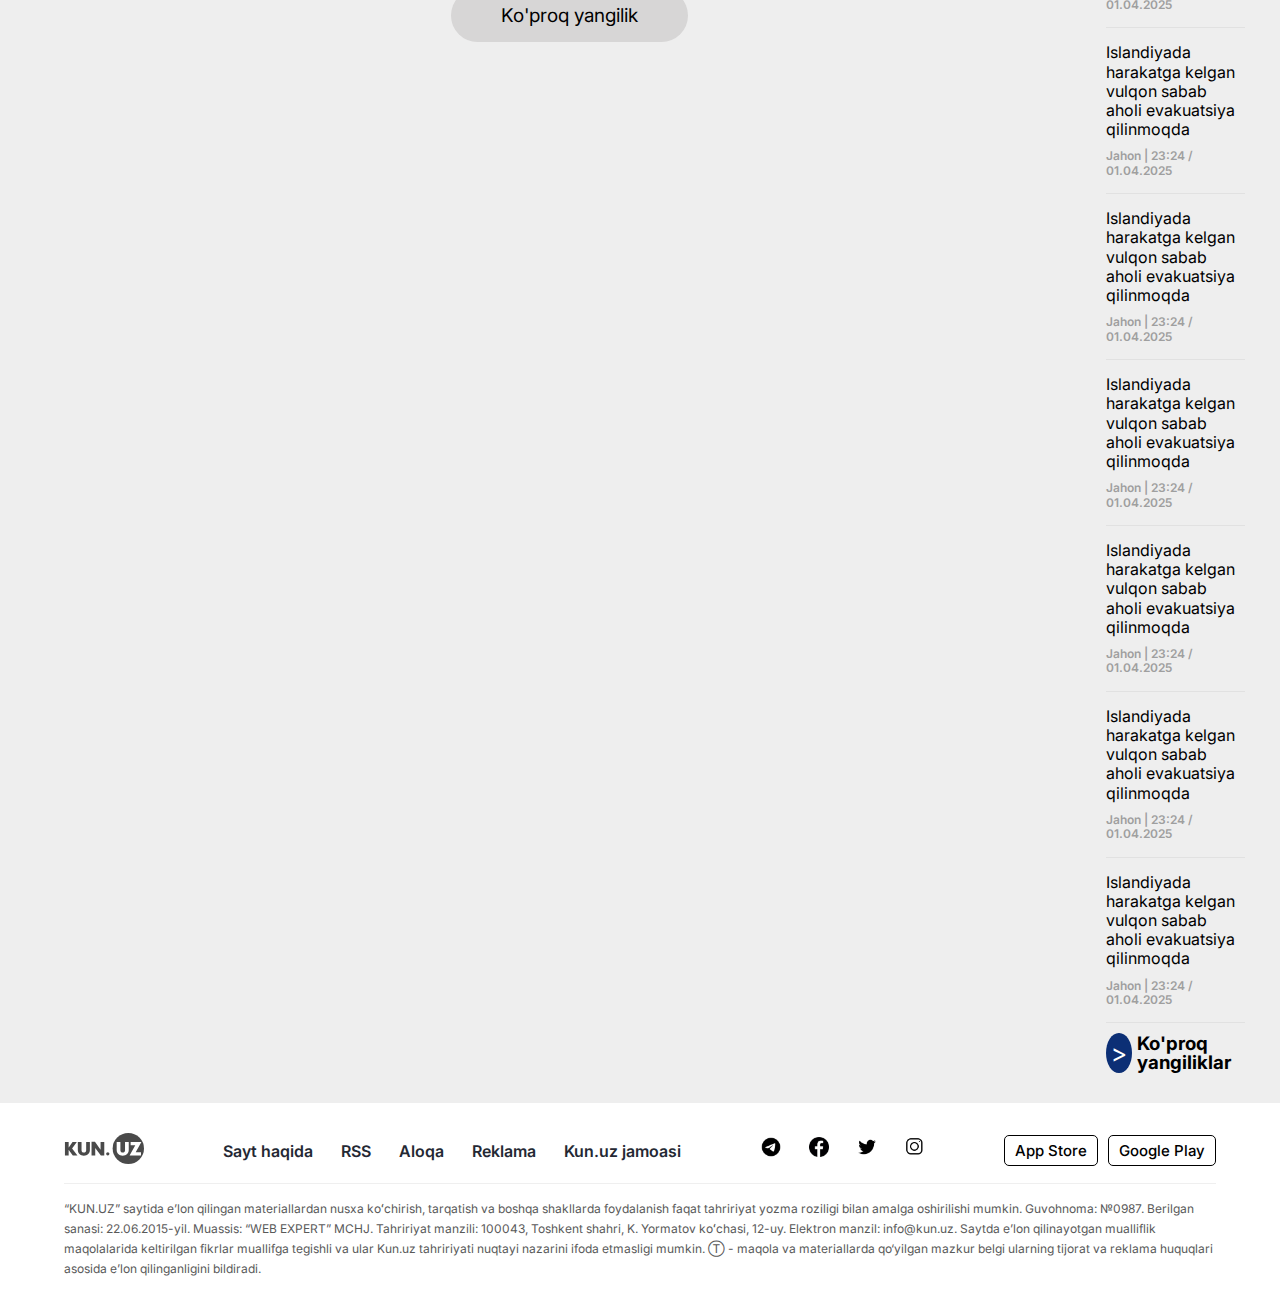
<file: uzbekistan.html>
<!DOCTYPE html>
<html lang="en">
<head>
    <meta charset="UTF-8">
    <meta name="viewport" content="width=device-width, initial-scale=1.0">
    <link rel="icon" href="./imgs/title-logo.png">
    <link rel="stylesheet" href="./css/main.css">
    <link rel="stylesheet" href="./css/header.css">
    <link rel="stylesheet" href="./css/footer.css">
    <link rel="stylesheet" href="./css/dolzarb.css">
    <link rel="stylesheet" href="./css/video-news.css">
    <link rel="stylesheet" href="./css/surishtiruv.css">
    <link rel="stylesheet" href="./css/interview.css">
    <link rel="stylesheet" href="./css/elonlar.css">
    <link rel="stylesheet" href="./css/motivation.css">
    <link rel="stylesheet" href="./css/one-news.css">
    <link rel="stylesheet" href="./css/uz-page.css">
    <script defer src="./js/main.js"></script>
    <title>O'zbekiston yangiliklari</title>
</head>
<body>
    <header>
        <nav>
            <div class="container">
                <a href="./index.html">
                    <picture>
                        <source srcset="./imgs/desktop-logo.svg" media="(min-width: 1024px)">
                        <img src="./imgs/mobile-logo.svg" alt="default logo">
                    </picture>
                </a>
                <ul>
                    <li>
                        <a href="./uzbekistan.html">O'zbekiston</a>
                    </li>
                    <hr>
                    <li>
                        <a href="">Jahon</a>
                    </li>
                    <hr>
                    <li>
                        <a href="">Iqtisodiyot</a>
                    </li>
                    <hr>
                    <li>
                        <a href="">Jamiyat</a>
                    </li>
                    <hr>
                    <li>
                        <a href="">Sport</a>
                    </li>
                    <hr>
                    <li>
                        <a href="">Fan-texnika</a>
                    </li>
                    <hr>
                    <li>
                        <a href="">Nuqtayi-nazar</a>
                    </li>
                    <hr>
                    <li>
                        <a href="./audio-news.html">Audio</a>
                    </li>
                </ul>
                <div class="nav-btns">
                    <div class="select-bar">
                        <button class="select-btn">
                            <img src="./imgs/language.svg" alt="select lang img">
                            <span>O'zbekcha</span>
                        </button>
                        <div class="langs">
                            <span>O'zbekcha</span>
                            <span>Ўзбекча</span>
                            <span>Русский</span>
                            <span>English</span>
                        </div>
                    </div>
                    <div class="search-bar">
                        <button class="search-btn">
                            <img src="./imgs/search.png" alt="search img">
                        </button>
                        <div class="search-input">
                            <input placeholder="Qidiruv" type="text">
                            <button class="remove-search">x</button>
                        </div>
                    </div>
                    <button class="menu-btn">
                        <img src="./imgs/menu.png" alt="menu img"></button>
                </div>
                <div class="menu-links">
                    <div>
                        <ul>
                            <li><a href="./video-news.html">-Videolavhalar</a></li>
                            <li><a href="">-Fotolavhalar</a></li>
                            <li><a href="./dolzarb.html">-Dolzarb xabarlar</a></li>
                            <li><a href="">-Hayotiy hikoyalar</a></li>
                        </ul>
                        <ul>
                            <li><a href="">-Muharrir tanlovi</a></li>
                            <li><a href="">-Maqolalar</a></li>
                            <li><a href="">-Kun mavzulari</a></li>
                            <li><a href="">-Bizning jamoa</a></li>
                        </ul>
                        <ul>
                            <li><a href="">-Reklama ta'riflari</a></li>
                            <li><a href="">-Media kit</a></li>
                        </ul>
                    </div>
                    <ul>
                        <li><a href="./toshkent.html">Toshkent sh.</a></li>
                        <li><a href="">Qoraqalpog'iston</a></li>
                        <li><a href="">Andijon</a></li>
                        <li><a href="">Farg'ona</a></li>
                        <li><a href="">Namangan</a></li>
                        <li><a href="">Samarqand</a></li>
                        <li><a href="">Buxoro</a></li>
                        <li><a href="">Xorazm</a></li>
                        <li><a href="">Surxondaryo</a></li>
                        <li><a href="">Qashqadaryo</a></li>
                        <li><a href="">Jizzax</a></li>
                        <li><a href="">Sirdaryo</a></li>
                        <li><a href="">Toshkent vil.</a></li>
                        <li><a href="">Navoiy</a></li>
                    </ul>
                </div>
            </div>
        </nav>
        <div class="hero">
            <div class="container">
                <div class="main-content">
                    <div class="main-news">
                        <div>
                            <h1>Andijonda masjidda gaz portladi. Asosiy ma’lumotlar</h1>
                            <p>31 mart kuni Izboskan tumani Mirzo Ulug‘bek mahallasida joylashgan masjid tahoratxonasida
                                gaz portlashi oqibatida 3 kishi halok bo‘ldi. Yana 10 kishi turli darajada tan jarohati
                                olib shifoxonaga yotqizilgan.</p>
                        </div>
                        <img src="./imgs/content.jpg" alt="content img">
                    </div>
                    <div class="uz-part">
                        <div>
                            <img src="./imgs/content.jpg" alt="">
                            <b>09:01</b>
                            <h4>Бахтиёр Саидов АҚШда давлат котиби ва президент маслаҳатчиси билан учрашди</h4>
                        </div>
                        <div>
                            <img src="./imgs/content.jpg" alt="">
                            <b>09:01</b>
                            <h4>Бахтиёр Саидов АҚШда давлат котиби ва президент маслаҳатчиси билан учрашди</h4>
                        </div>
                        <div>
                            <img src="./imgs/content.jpg" alt="">
                            <b>09:01</b>
                            <h4>Бахтиёр Саидов АҚШда давлат котиби ва президент маслаҳатчиси билан учрашди</h4>
                        </div>
                        <div>
                            <img src="./imgs/content.jpg" alt="">
                            <b>09:01</b>
                            <h4>Бахтиёр Саидов АҚШда давлат котиби ва президент маслаҳатчиси билан учрашди</h4>
                        </div>
                        <div>
                            <img src="./imgs/content.jpg" alt="">
                            <b>09:01</b>
                            <h4>Бахтиёр Саидов АҚШда давлат котиби ва президент маслаҳатчиси билан учрашди</h4>
                        </div>
                        <div>
                            <img src="./imgs/content.jpg" alt="">
                            <b>09:01</b>
                            <h4>Бахтиёр Саидов АҚШда давлат котиби ва президент маслаҳатчиси билан учрашди</h4>
                        </div>
                        <div>
                            <img src="./imgs/content.jpg" alt="">
                            <b>09:01</b>
                            <h4>Бахтиёр Саидов АҚШда давлат котиби ва президент маслаҳатчиси билан учрашди</h4>
                        </div>
                        <div>
                            <img src="./imgs/content.jpg" alt="">
                            <b>09:01</b>
                            <h4>Бахтиёр Саидов АҚШда давлат котиби ва президент маслаҳатчиси билан учрашди</h4>
                        </div>
                        <div>
                            <img src="./imgs/content.jpg" alt="">
                            <b>09:01</b>
                            <h4>Бахтиёр Саидов АҚШда давлат котиби ва президент маслаҳатчиси билан учрашди</h4>
                        </div>
                        <div>
                            <img src="./imgs/content.jpg" alt="">
                            <b>09:01</b>
                            <h4>Бахтиёр Саидов АҚШда давлат котиби ва президент маслаҳатчиси билан учрашди</h4>
                        </div>
                        <div>
                            <img src="./imgs/content.jpg" alt="">
                            <b>09:01</b>
                            <h4>Бахтиёр Саидов АҚШда давлат котиби ва президент маслаҳатчиси билан учрашди</h4>
                        </div>
                        <div>
                            <img src="./imgs/content.jpg" alt="">
                            <b>09:01</b>
                            <h4>Бахтиёр Саидов АҚШда давлат котиби ва президент маслаҳатчиси билан учрашди</h4>
                        </div>
                    </div>
                    <a href="">Ko'proq yangilik</a>
                </div>
                <div class="aside">
                    <h3>So'ngi yangiliklar</h3>
                    <div>
                        <div>
                            <p>Islandiyada harakatga kelgan vulqon sabab aholi evakuatsiya qilinmoqda</p>
                            <span>Jahon | 23:24 / 01.04.2025</span>
                        </div>
                        <div>
                            <p>Islandiyada harakatga kelgan vulqon sabab aholi evakuatsiya qilinmoqda</p>
                            <span>Jahon | 23:24 / 01.04.2025</span>
                        </div>
                        <div>
                            <p>Islandiyada harakatga kelgan vulqon sabab aholi evakuatsiya qilinmoqda</p>
                            <span>Jahon | 23:24 / 01.04.2025</span>
                        </div>
                        <div>
                            <p>Islandiyada harakatga kelgan vulqon sabab aholi evakuatsiya qilinmoqda</p>
                            <span>Jahon | 23:24 / 01.04.2025</span>
                        </div>
                        <div>
                            <p>Islandiyada harakatga kelgan vulqon sabab aholi evakuatsiya qilinmoqda</p>
                            <span>Jahon | 23:24 / 01.04.2025</span>
                        </div>
                        <div>
                            <p>Islandiyada harakatga kelgan vulqon sabab aholi evakuatsiya qilinmoqda</p>
                            <span>Jahon | 23:24 / 01.04.2025</span>
                        </div>
                        <div>
                            <p>Islandiyada harakatga kelgan vulqon sabab aholi evakuatsiya qilinmoqda</p>
                            <span>Jahon | 23:24 / 01.04.2025</span>
                        </div>
                        <div>
                            <p>Islandiyada harakatga kelgan vulqon sabab aholi evakuatsiya qilinmoqda</p>
                            <span>Jahon | 23:24 / 01.04.2025</span>
                        </div>
                        <div>
                            <p>Islandiyada harakatga kelgan vulqon sabab aholi evakuatsiya qilinmoqda</p>
                            <span>Jahon | 23:24 / 01.04.2025</span>
                        </div>
                        <div>
                            <p>Islandiyada harakatga kelgan vulqon sabab aholi evakuatsiya qilinmoqda</p>
                            <span>Jahon | 23:24 / 01.04.2025</span>
                        </div>
                        <div>
                            <p>Islandiyada harakatga kelgan vulqon sabab aholi evakuatsiya qilinmoqda</p>
                            <span>Jahon | 23:24 / 01.04.2025</span>
                        </div>
                        <div>
                            <p>Islandiyada harakatga kelgan vulqon sabab aholi evakuatsiya qilinmoqda</p>
                            <span>Jahon | 23:24 / 01.04.2025</span>
                        </div>
                        <div>
                            <p>Islandiyada harakatga kelgan vulqon sabab aholi evakuatsiya qilinmoqda</p>
                            <span>Jahon | 23:24 / 01.04.2025</span>
                        </div>
                        <div>
                            <p>Islandiyada harakatga kelgan vulqon sabab aholi evakuatsiya qilinmoqda</p>
                            <span>Jahon | 23:24 / 01.04.2025</span>
                        </div>
                        <div>
                            <p>Islandiyada harakatga kelgan vulqon sabab aholi evakuatsiya qilinmoqda</p>
                            <span>Jahon | 23:24 / 01.04.2025</span>
                        </div>
                    </div>
                    <a href="">
                        <button>></button>
                        <h3>Ko'proq yangiliklar</h3>
                    </a>
                </div>
            </div>
        </div>
    </header>
    <footer>
        <div class="container">
            <div class="top-footer">
                <a href=""><img src="./imgs/footer-logo.svg" alt="footer logo"></a>
                <ul>
                    <li>
                        <a href="">Sayt haqida</a>
                    </li>
                    <li>
                        <a href="">RSS</a>
                    </li>
                    <li>
                        <a href="">Aloqa</a>
                    </li>
                    <li>
                        <a href="">Reklama</a>
                    </li>
                    <li>
                        <a href="">Kun.uz jamoasi</a>
                    </li>
                </ul>
                <ul>
                    <li>
                        <a href=""><img src="./imgs/telegram.png" alt=""></a>
                    </li>
                    <li>
                        <a href=""><img src="./imgs/facebook.png" alt=""></a>
                    </li>
                    <li>
                        <a href=""><img src="./imgs/twitter.png" alt=""></a>
                    </li>
                    <li>
                        <a href=""><img src="./imgs/instagram.png" alt=""></a>
                    </li>
                </ul>
                <div class="footer-btns">
                    <a href="">App Store</a>
                    <a href="">Google Play</a>
                </div>
            </div>
            <div class="bottom-footer">
                <p>“KUN.UZ” saytida eʼlon qilingan materiallardan nusxa koʻchirish, tarqatish va boshqa shakllarda
                    foydalanish faqat tahririyat yozma roziligi bilan amalga oshirilishi mumkin.
                    Guvohnoma: №0987. Berilgan sanasi: 22.06.2015-yil. Muassis: “WEB EXPERT” MCHJ. Tahririyat manzili:
                    100043, Toshkent shahri, K. Yormatov koʻchasi, 12-uy. Elektron manzil: info@kun.uz.
                    Saytda eʼlon qilinayotgan mualliflik maqolalarida keltirilgan fikrlar muallifga tegishli va ular
                    Kun.uz tahririyati nuqtayi nazarini ifoda etmasligi mumkin.
                    Ⓣ - maqola va materiallarda qo‘yilgan mazkur belgi ularning tijorat va reklama huquqlari asosida
                    eʼlon qilinganligini bildiradi.</p>
            </div>
        </div>
    </footer>
</body>
</html>
</file>
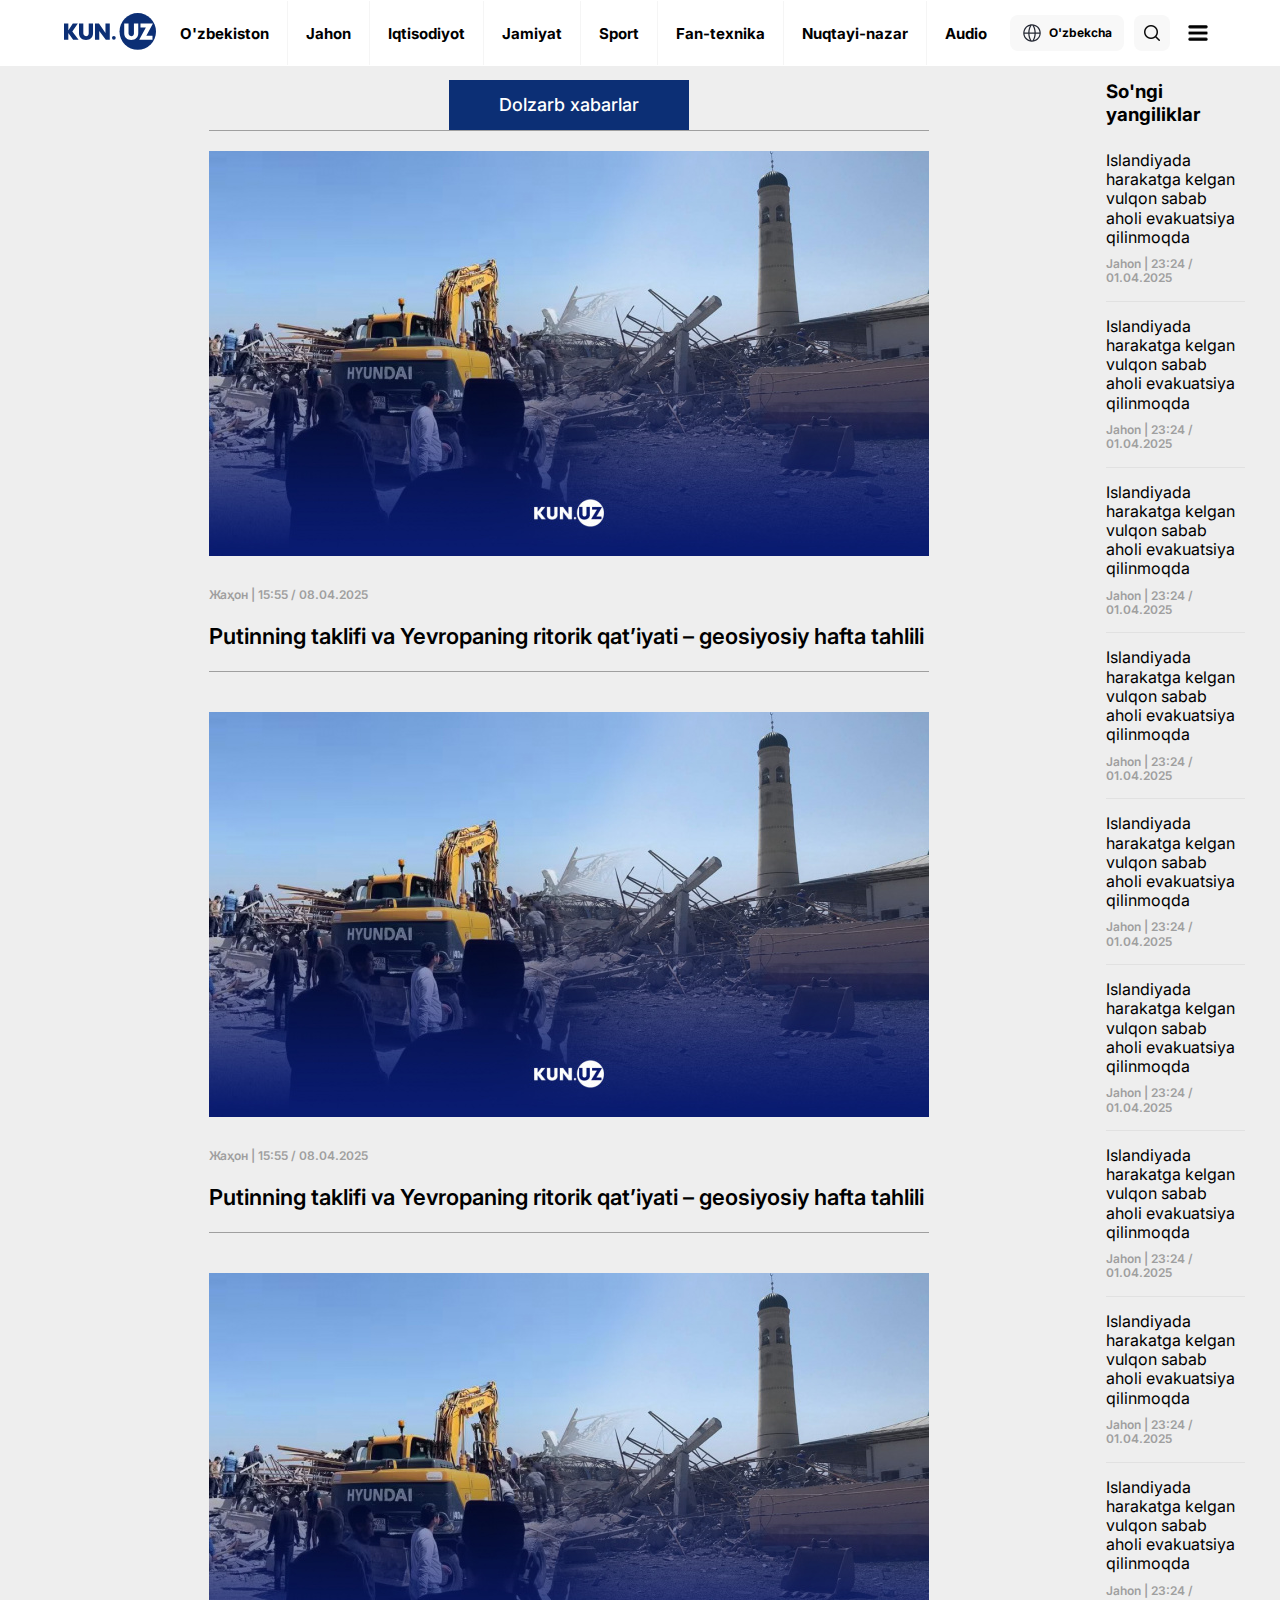
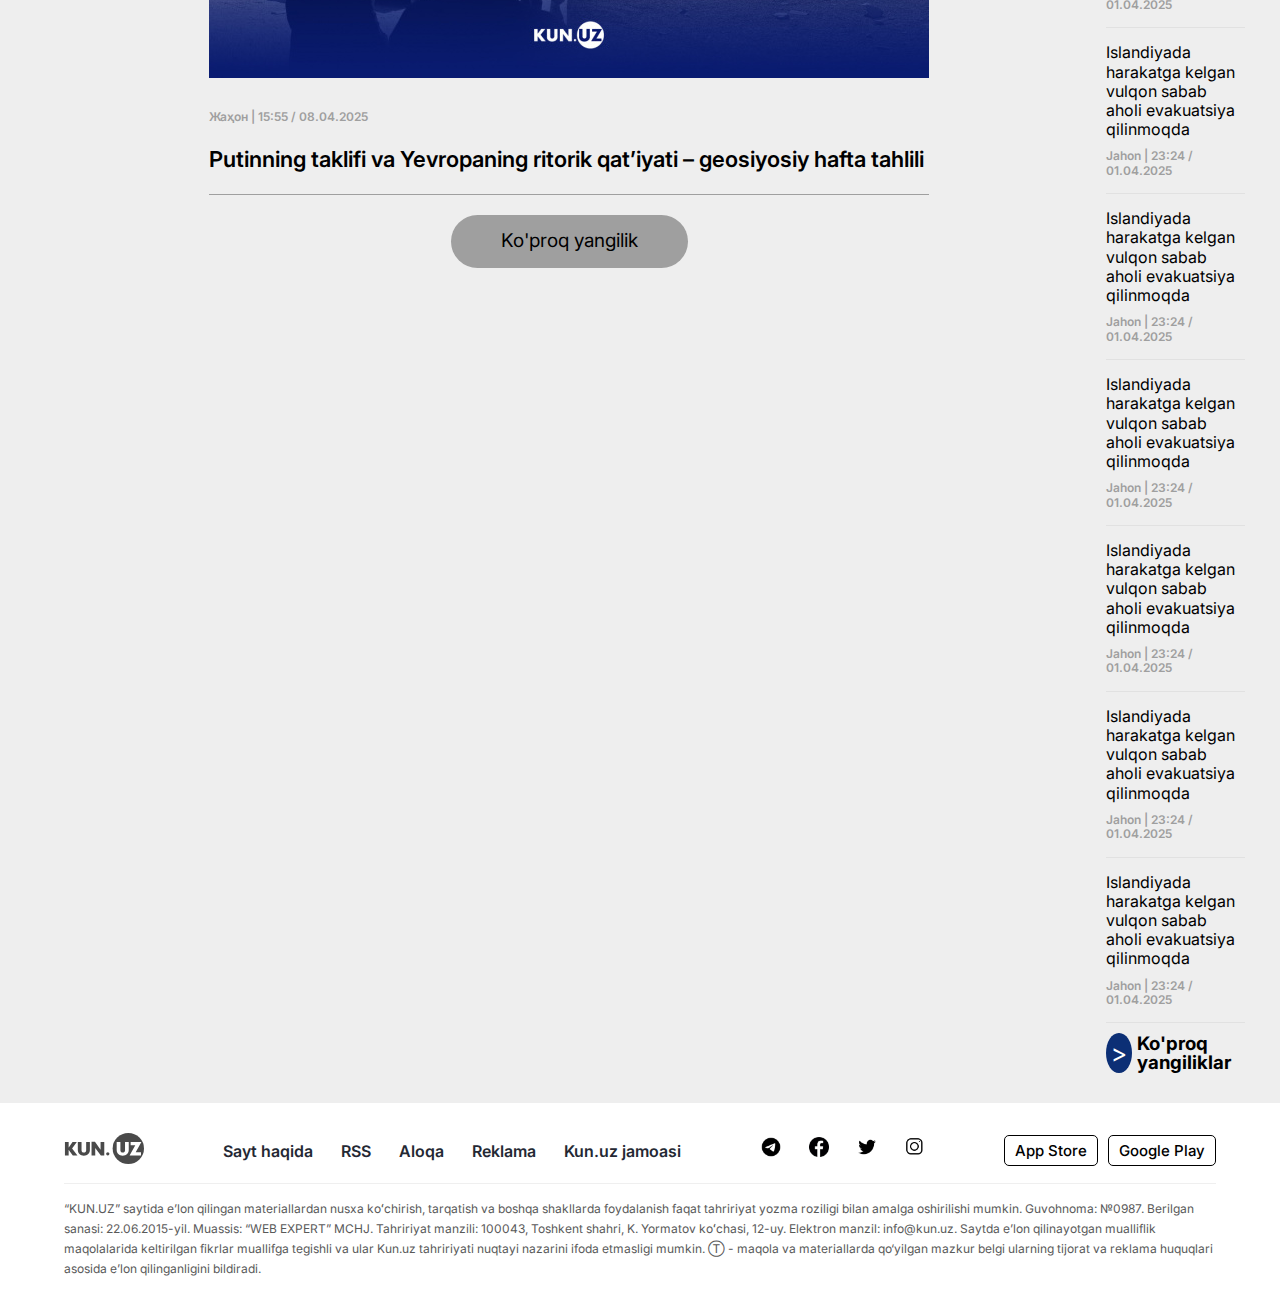
<file: video-news.html>
<!DOCTYPE html>
<html lang="en">
<head>
    <meta charset="UTF-8">
    <meta name="viewport" content="width=device-width, initial-scale=1.0">
    <link rel="icon" href="./imgs/title-logo.png">
    <link rel="stylesheet" href="./css/main.css">
    <link rel="stylesheet" href="./css/header.css">
    <link rel="stylesheet" href="./css/footer.css">
    <link rel="stylesheet" href="./css/dolzarb.css">
    <link rel="stylesheet" href="./css/video-news.css">
    <link rel="stylesheet" href="./css/surishtiruv.css">
    <link rel="stylesheet" href="./css/interview.css">
    <link rel="stylesheet" href="./css/elonlar.css">
    <link rel="stylesheet" href="./css/motivation.css">
    <link rel="stylesheet" href="./css/video-page.css">
    <script defer src="./js/main.js"></script>
    <title>Video yangiliklar</title>
</head>
<body>
    <header>
        <nav>
            <div class="container">
                <a href="./index.html">
                    <picture>
                        <source srcset="./imgs/desktop-logo.svg" media="(min-width: 1024px)">
                        <img src="./imgs/mobile-logo.svg" alt="default logo">
                    </picture>
                </a>
                <ul>
                    <li>
                        <a href="./uzbekistan.html">O'zbekiston</a>
                    </li>
                    <hr>
                    <li>
                        <a href="">Jahon</a>
                    </li>
                    <hr>
                    <li>
                        <a href="">Iqtisodiyot</a>
                    </li>
                    <hr>
                    <li>
                        <a href="">Jamiyat</a>
                    </li>
                    <hr>
                    <li>
                        <a href="">Sport</a>
                    </li>
                    <hr>
                    <li>
                        <a href="">Fan-texnika</a>
                    </li>
                    <hr>
                    <li>
                        <a href="">Nuqtayi-nazar</a>
                    </li>
                    <hr>
                    <li>
                        <a href="./audio-news.html">Audio</a>
                    </li>
                </ul>
                <div class="nav-btns">
                    <div class="select-bar">
                        <button class="select-btn">
                            <img src="./imgs/language.svg" alt="select lang img">
                            <span>O'zbekcha</span>
                        </button>
                        <div class="langs">
                            <span>O'zbekcha</span>
                            <span>Ўзбекча</span>
                            <span>Русский</span>
                            <span>English</span>
                        </div>
                    </div>
                    <div class="search-bar">
                        <button class="search-btn">
                            <img src="./imgs/search.png" alt="search img">
                        </button>
                        <div class="search-input">
                            <input placeholder="Qidiruv" type="text">
                            <button class="remove-search">x</button>
                        </div>
                    </div>
                    <button class="menu-btn">
                        <img src="./imgs/menu.png" alt="menu img"></button>
                </div>
                <div class="menu-links">
                    <div>
                        <ul>
                            <li><a href="./video-news.html">-Videolavhalar</a></li>
                            <li><a href="">-Fotolavhalar</a></li>
                            <li><a href="./dolzarb.html">-Dolzarb xabarlar</a></li>
                            <li><a href="">-Hayotiy hikoyalar</a></li>
                        </ul>
                        <ul>
                            <li><a href="">-Muharrir tanlovi</a></li>
                            <li><a href="">-Maqolalar</a></li>
                            <li><a href="">-Kun mavzulari</a></li>
                            <li><a href="">-Bizning jamoa</a></li>
                        </ul>
                        <ul>
                            <li><a href="">-Reklama ta'riflari</a></li>
                            <li><a href="">-Media kit</a></li>
                        </ul>
                    </div>
                    <ul>
                        <li><a href="./toshkent.html">Toshkent sh.</a></li>
                        <li><a href="">Qoraqalpog'iston</a></li>
                        <li><a href="">Andijon</a></li>
                        <li><a href="">Farg'ona</a></li>
                        <li><a href="">Namangan</a></li>
                        <li><a href="">Samarqand</a></li>
                        <li><a href="">Buxoro</a></li>
                        <li><a href="">Xorazm</a></li>
                        <li><a href="">Surxondaryo</a></li>
                        <li><a href="">Qashqadaryo</a></li>
                        <li><a href="">Jizzax</a></li>
                        <li><a href="">Sirdaryo</a></li>
                        <li><a href="">Toshkent vil.</a></li>
                        <li><a href="">Navoiy</a></li>
                    </ul>
                </div>
            </div>
        </nav>
        <div class="hero">
            <div class="container">
                <div class="video-page">
                    <h2>Dolzarb xabarlar</h2>
                    <div>
                        <div>
                            <img src="./imgs/content.jpg" alt="content img">
                            <div>
                                <b>Жаҳон | 15:55 / 08.04.2025</b>
                                <h4>Putinning taklifi va Yevropaning ritorik qat’iyati – geosiyosiy hafta tahlili
                                </h4>
                            </div>
                        </div>
                        <div>
                            <img src="./imgs/content.jpg" alt="content img">
                            <div>
                                <b>Жаҳон | 15:55 / 08.04.2025</b>
                                <h4>Putinning taklifi va Yevropaning ritorik qat’iyati – geosiyosiy hafta tahlili
                                </h4>
                            </div>
                        </div>
                        <div>
                            <img src="./imgs/content.jpg" alt="content img">
                            <div>
                                <b>Жаҳон | 15:55 / 08.04.2025</b>
                                <h4>Putinning taklifi va Yevropaning ritorik qat’iyati – geosiyosiy hafta tahlili
                                </h4>
                            </div>
                        </div>
                        <a href="">Ko'proq yangilik</a>
                    </div>
                </div>
                <div class="aside">
                    <h3>So'ngi yangiliklar</h3>
                    <div>
                        <div>
                            <p>Islandiyada harakatga kelgan vulqon sabab aholi evakuatsiya qilinmoqda</p>
                            <span>Jahon | 23:24 / 01.04.2025</span>
                        </div>
                        <div>
                            <p>Islandiyada harakatga kelgan vulqon sabab aholi evakuatsiya qilinmoqda</p>
                            <span>Jahon | 23:24 / 01.04.2025</span>
                        </div>
                        <div>
                            <p>Islandiyada harakatga kelgan vulqon sabab aholi evakuatsiya qilinmoqda</p>
                            <span>Jahon | 23:24 / 01.04.2025</span>
                        </div>
                        <div>
                            <p>Islandiyada harakatga kelgan vulqon sabab aholi evakuatsiya qilinmoqda</p>
                            <span>Jahon | 23:24 / 01.04.2025</span>
                        </div>
                        <div>
                            <p>Islandiyada harakatga kelgan vulqon sabab aholi evakuatsiya qilinmoqda</p>
                            <span>Jahon | 23:24 / 01.04.2025</span>
                        </div>
                        <div>
                            <p>Islandiyada harakatga kelgan vulqon sabab aholi evakuatsiya qilinmoqda</p>
                            <span>Jahon | 23:24 / 01.04.2025</span>
                        </div>
                        <div>
                            <p>Islandiyada harakatga kelgan vulqon sabab aholi evakuatsiya qilinmoqda</p>
                            <span>Jahon | 23:24 / 01.04.2025</span>
                        </div>
                        <div>
                            <p>Islandiyada harakatga kelgan vulqon sabab aholi evakuatsiya qilinmoqda</p>
                            <span>Jahon | 23:24 / 01.04.2025</span>
                        </div>
                        <div>
                            <p>Islandiyada harakatga kelgan vulqon sabab aholi evakuatsiya qilinmoqda</p>
                            <span>Jahon | 23:24 / 01.04.2025</span>
                        </div>
                        <div>
                            <p>Islandiyada harakatga kelgan vulqon sabab aholi evakuatsiya qilinmoqda</p>
                            <span>Jahon | 23:24 / 01.04.2025</span>
                        </div>
                        <div>
                            <p>Islandiyada harakatga kelgan vulqon sabab aholi evakuatsiya qilinmoqda</p>
                            <span>Jahon | 23:24 / 01.04.2025</span>
                        </div>
                        <div>
                            <p>Islandiyada harakatga kelgan vulqon sabab aholi evakuatsiya qilinmoqda</p>
                            <span>Jahon | 23:24 / 01.04.2025</span>
                        </div>
                        <div>
                            <p>Islandiyada harakatga kelgan vulqon sabab aholi evakuatsiya qilinmoqda</p>
                            <span>Jahon | 23:24 / 01.04.2025</span>
                        </div>
                        <div>
                            <p>Islandiyada harakatga kelgan vulqon sabab aholi evakuatsiya qilinmoqda</p>
                            <span>Jahon | 23:24 / 01.04.2025</span>
                        </div>
                        <div>
                            <p>Islandiyada harakatga kelgan vulqon sabab aholi evakuatsiya qilinmoqda</p>
                            <span>Jahon | 23:24 / 01.04.2025</span>
                        </div>
                    </div>
                    <a href="">
                        <button>></button>
                        <h3>Ko'proq yangiliklar</h3>
                    </a>
                </div>
            </div>
        </div>
    </header>
    <footer>
        <div class="container">
            <div class="top-footer">
                <a href=""><img src="./imgs/footer-logo.svg" alt="footer logo"></a>
                <ul>
                    <li>
                        <a href="">Sayt haqida</a>
                    </li>
                    <li>
                        <a href="">RSS</a>
                    </li>
                    <li>
                        <a href="">Aloqa</a>
                    </li>
                    <li>
                        <a href="">Reklama</a>
                    </li>
                    <li>
                        <a href="">Kun.uz jamoasi</a>
                    </li>
                </ul>
                <ul>
                    <li>
                        <a href=""><img src="./imgs/telegram.png" alt=""></a>
                    </li>
                    <li>
                        <a href=""><img src="./imgs/facebook.png" alt=""></a>
                    </li>
                    <li>
                        <a href=""><img src="./imgs/twitter.png" alt=""></a>
                    </li>
                    <li>
                        <a href=""><img src="./imgs/instagram.png" alt=""></a>
                    </li>
                </ul>
                <div class="footer-btns">
                    <a href="">App Store</a>
                    <a href="">Google Play</a>
                </div>
            </div>
            <div class="bottom-footer">
                <p>“KUN.UZ” saytida eʼlon qilingan materiallardan nusxa koʻchirish, tarqatish va boshqa shakllarda
                    foydalanish faqat tahririyat yozma roziligi bilan amalga oshirilishi mumkin.
                    Guvohnoma: №0987. Berilgan sanasi: 22.06.2015-yil. Muassis: “WEB EXPERT” MCHJ. Tahririyat manzili:
                    100043, Toshkent shahri, K. Yormatov koʻchasi, 12-uy. Elektron manzil: info@kun.uz.
                    Saytda eʼlon qilinayotgan mualliflik maqolalarida keltirilgan fikrlar muallifga tegishli va ular
                    Kun.uz tahririyati nuqtayi nazarini ifoda etmasligi mumkin.
                    Ⓣ - maqola va materiallarda qo‘yilgan mazkur belgi ularning tijorat va reklama huquqlari asosida
                    eʼlon qilinganligini bildiradi.</p>
            </div>
        </div>
    </footer>
</body>
</html>
</file>
<file: css/main.css>
*{
    margin: 0;
    padding: 0;
    box-sizing: border-box;
    font-family: "Inter", "sans-serif";
}
.container{
    max-width: 90%;
    margin: 0 auto;
}
body{
    background-color: #EEEEEE;
}
</file>
<file: css/header.css>
@import url('https://fonts.googleapis.com/css2?family=Inter:ital,opsz,wght@0,14..32,100..900;1,14..32,100..900&display=swap');

nav {
    position: fixed;
    width: 100%;
    left: 0;
    left: 0;
    background-color: #FFFFFF;
    z-index: 100;
}

nav>.container {
    display: flex;
    align-items: center;
    justify-content: space-between;
    position: relative;
}

nav>.container>ul {
    display: flex;
    align-items: center;
    flex-wrap: nowrap;
    list-style: none;
}

nav>.container>ul>li {
    padding: 23px 18px;
    cursor: pointer;
}

nav>.container>ul>li>a {
    font-size: 15px;
    font-weight: 700;
    color: #000000;
    text-decoration: none;
}

nav>.container>ul>li>a:hover {
    color: #0042c5;
}

nav>.container>ul>hr {
    border: none;
    width: 1px;
    height: 64px;
    background-color: #e5e5e560;
}

nav .nav-btns {
    display: flex;
    align-items: center;
    gap: 10px;
}

nav .nav-btns button {
    border-radius: 8px;
    border: none;
    cursor: pointer;
    font-size: 12px;
    font-weight: 700;
    line-height: 120%;
}

.select-bar {
    position: relative;
}
.select-bar .select-btn{
    padding: 8px 12px;
    display: flex;
    align-items: center;
    gap: 7px;
    background-color: #f8f8f8;
}
.langs{
    position: absolute;
    top: 40px;
    display: flex;
    flex-direction: column;
    box-shadow: 0px 0px 10px .7px #BABABA;
    background-color: #FFFFFF;
    border-radius: 8px;
    transform: scaleY(0);
    transform-origin: top;
    transition: all .2s ease;
}
.langs.active{
    transform: scaleY(1);
}
.langs>span{
    width: 100%;
    padding: 8px 24px;
    cursor: pointer;
}
.search-bar{
    width: 36px;
    height: 36px;
    position: relative;
}
.search-btn{
    width: 36px;
    height: 36px;
    padding: 10px;
    background-color: #f8f8f8;
}
.search-input{
    position: absolute;
    width: 220px;
    display: flex;
    align-items: center;
    justify-content: space-between;
    padding: 8px;
    border-radius: 8px;
    gap: 10px;
    left: -180px;
    top: 0;
    background-color: #FFFFFF;
    border: 1px solid #D6D6D6;
    z-index: 100;
    transform: scaleX(0);
    transition: all .2s ease;
    transform-origin: right;
}
.search-input.active{
    transform: scaleX(1);
}
.search-input>input{
    outline: none;
    border: none;
    background-color: transparent;
}
.search-input>button{
    background-color: transparent;
    border: none;
}
nav .nav-btns .search-bar img {
    width: 100%;
}

nav .nav-btns .menu-btn {
    width: 36px;
    height: 36px;
    display: flex;
    align-items: center;
    justify-content: center;
    padding: 8px;
    background-color: transparent;
}
nav .nav-btns .menu-btn img {
    width: 100%;
}

.dolzarb{
    padding-top: 75px;
}
.dolzarb .container{
    padding-bottom: 10px;
    border-bottom: 1px solid #BABABA;
}
.dolzarb ul{
    display: flex;
    align-items: center;
    justify-content: space-between;
    padding: 0px 20px;
}
.dolzarb ul>li>a{
    text-decoration: none;
    color: #000000;
    font-size: 15px;
    font-family: "Inter", "sans-serif";
    font-weight: 500;
}
.dolzarb ul>li>a:hover{
    color: #0042c5;
}
.hero{
    min-height: 100vh;
    padding: 30px 0px;
}
.hero .container{
    display: grid;
    grid-template-columns: 1010px 1fr;
    gap: 32px;
}
.hero .main-content{
    display: flex;
    flex-direction: column;
    row-gap: 15px;
}
.main-news{
    display: flex;
    cursor: pointer;
}
.main-news:hover h1{
    color: #0042c5;
}
.main-news>div{
    display: flex;
    flex-direction: column;
    row-gap: 20px;
    padding: 25px 25px 25px 0px;
}
.main-news>div h1{
    font-size: 26px;
    font-weight: 700;
    line-height: 120%;
    line-height: 24px;
}
.main-news>div p{
    font-size: 16px;
    font-weight: 400;
}
.main-news img{
    width: 550px;
}
.last-news{
    display: grid;
    grid-template-columns: 675px 1fr;
    gap: 36px;
}
.last-news>div:nth-child(1){
    display: flex;
    flex-direction: column;
}
.last-news>div:nth-child(1)>div{
    display: flex;
    align-items: center;
    justify-content: space-between;
    border-bottom: 1px solid #DFDFDF;
    padding: 20px 0px;
    gap: 50px;
    cursor: pointer;
}
.last-news>div:nth-child(1)>div>div{
    display: flex;
    flex-direction: column;
    row-gap: 10px;
}
.last-news>div:nth-child(1)>div:hover h4{
    color: #0042c5;
}
.last-news>div:nth-child(1)>div>div b{
    font-size: 12px;
    font-weight: 600;
    color: #9f9f9f;
}
.last-news>div:nth-child(1)>div>div h4{
    font-size: 22px;
    font-weight: 500;
    line-height: 29px;
}
.last-news>div:nth-child(1)>div>img{
    width: 200px;
}
.muharrir-tanlovi{
    display: flex;
    flex-direction: column;
    row-gap: 15px;
}
.muharrir-tanlovi>h3{
    font-size: 20px;
    line-height: 120%;
    font-weight: 800;
}
.muharrir-tanlovi>div{
    display: flex;
    flex-direction: column;
    row-gap: 13px;
}
.muharrir-tanlovi>div>div{
    background-color: #E2F1F6;
    padding: 26px 28px;
    display: flex;
    flex-direction: column;
    row-gap: 10px;
    cursor: pointer;
}
.muharrir-tanlovi>div>div:hover{
    transform: translate(-10px, -10px);
    transition: all .2s ease;
}
.muharrir-tanlovi>div>div span{
    font-size: 12px;
    line-height: 120%;
    font-weight: 600;
    color: #9f9f9f;
}
.muharrir-tanlovi>div>div h5{
    font-size: 18px;
    line-height: 23px;
    font-weight: 600;
}
.muharrir-tanlovi>div>div p{
    font-size: 16px;
    font-weight: 400;
    line-height: 21px;
}
.aside{
    display: flex;
    flex-direction: column;
    row-gap: 10px;
}
.aside a{
    font-size: 16px;
    font-weight: 700;
    line-height: 120%;
    display: flex;
    align-items: center;
    justify-content: center;
    gap: 5px;
}
.aside a>button{
    background-color: #0C2F75;
    color: #FFFFFF;
    border: none;
    font-size: 25px;
    width: 40px;
    height: 40px;
    border-radius: 50%;
    display: flex;
    align-items: center;
    justify-content: center;
    cursor: pointer;
    font-weight: 400;
}
.aside>a{
    text-decoration: none;
    color: #000000;
}
.aside>div{
    display: flex;
    flex-direction: column;
}
.aside>div>div{
    padding: 15px 0px;
    display: flex;
    flex-direction: column;
    row-gap: 10px;
    border-bottom: 1px solid #E1E1E1;
}
.aside>div>div:hover p{
    color: #0042c5;
}
.aside>div>div p{
    font-size: 16px;
    font-weight: 400;
    line-height: 120%;
    cursor: pointer;
}
.aside>div>div span{
    font-size: 12px;
    font-weight: 600;
    line-height: 120%;
    color: #9f9f9f;
    cursor: pointer;
}
.menu-links{
    position: absolute;
    top: 65px;
    display: flex;
    flex-direction: column;
    background-color: #FFFFFF;
    width: 100%;
    border-radius: 5px;
    row-gap: 100px;
    box-shadow: 0px 0px 10px .1px #A9AABC;
    z-index: 98;
    transform: scaleY(0);
    transform-origin: top;
    transition: all .2s ease;
}
.menu-links.active{
    transform: scaleY(1);
}
.menu-links>div{
    display: flex;
    padding: 50px 0px;
}
.menu-links>div>ul{
    padding: 0px 50px;
    display: flex;
    flex-direction: column;
    row-gap: 15px;
    list-style: none;
    border-right: 1px solid #e7e6e6;
}
.menu-links>div>ul>li>a{
    text-decoration: none;
    font-size: 18px;
    font-weight: 700;
    line-height: 120%;
    color: #032058;
}
.menu-links>div>ul>li>a:hover{
    color: #0035a0;
}
.menu-links>ul{
    display: flex;
    align-items: center;
    justify-content: space-between;
    list-style: none;
    padding: 10px;
    box-shadow: 0px 0px 10px .1px #A9AABC;
}
.menu-links>ul>li>a{
    text-decoration: none;
    font-size: 12px;
    font-weight: 600;
    color: #000000;
}
.menu-links>ul>li>a:hover{
    text-decoration: underline;
}
@media (max-width: 1024px) {
    nav {
        padding: 15px 0px;
    }
    nav>.container>ul {
        display: none;
    }
    nav .nav-btns {
        gap: 5px;
    }
    nav .nav-btns .select-btn {
        background-color: transparent;
        color: #A9AABC;
        font-size: 14px;
    }
    nav .nav-btns .select-btn>img{
        display: none;
    }
    nav .nav-btns .search-bar {
        background-color: transparent;
    }
}
</file>
<file: css/footer.css>
footer{
    padding: 15px 0px;
    background-color: #FFFFFF;
}
.top-footer{
    display: flex;
    align-items: center;
    justify-content: space-between;
    border-bottom: 1px solid #EFEFEF;
    padding: 15px 0px;
}
.top-footer ul{
    display: flex;
    align-items: center;
    gap: 28px;
    list-style: none;
}
.top-footer ul a{
    text-decoration: none;
    font-size: 16px;
    font-weight: 600;
    line-height: 28px;
    color: #242833;
}
.top-footer ul a:hover{
    color: #0042c5;
}
.top-footer>ul:nth-child(3) a>img{
    width: 20px;
}
.footer-btns{
    display: flex;
    align-items: center;
    gap: 10px;
}
.footer-btns a{
    text-decoration: none;
    border: 1px solid #000000;
    border-radius: 5px;
    padding: 5px 10px;
    color: #000000;
    font-weight: 500;
    font-size: 15px;
}
.footer-btns a:hover{
    border: 1px solid #0042c5;
    color: #0042c5;
    transform: translateY(-5px);
    transition: all .2s ease;
    box-shadow: 0px 5px 5px #a5a5a541;
}
.bottom-footer{
    padding: 15px 0px;
    font-size: 12px;
    font-weight: 400;
    line-height: 20px;
    color: #595959;
}
</file>
<file: css/dolzarb.css>
.dolzarb-message{
    padding: 30px 0px;
}
.dolzarb-message .container{
    display: flex;
    flex-direction: column;
    row-gap: 20px;
}
.dolzarb-message>.container>a{
    text-decoration: none;
    color: #000000;
    font-size: 32px;
    font-weight: 700;
    line-height: 120%;
}
.main-dolzarb{
    display: flex;
    flex-direction: column;
    row-gap: 15px;
}
.main-dolzarb a{
    text-decoration: none;
    color: #000000;
}
.main-dolzarb:hover a{
    color: #0042c5;
}
.main-dolzarb>div{
    display: flex;
    flex-direction: column;
    row-gap: 8px;
}
.main-dolzarb>div>b{
    font-size: 12px;
    font-weight: 600;
    line-height: 120%;
    color: #9f9f9f;
}
.main-dolzarb>div>h2{
    font-size: 25px;
    font-weight: 700;
    line-height: 32px;
    color: #000000;
}
.main-dolzarb>div>p{
    font-size: 16px;
    font-weight: 400;
    line-height: 24px;
    color: #000000;
}
.dolzarb-message>.container>div{
    display: flex;
    gap: 36px;
}
.small-dolzarb{
    display: flex;
    flex-direction: column;
    row-gap: 20px;
    text-decoration: none;
}
.small-dolzarb img{
    width: 300px;
}
.small-dolzarb div{
    display: flex;
    flex-direction: column;
    row-gap: 8px;
    cursor: pointer;
}
.small-dolzarb div:hover p{
    color: #0042c5;
}
.small-dolzarb div span{
    font-size: 12px;
    line-height: 120%;
    font-weight: 600;
    color: #9f9f9f;
}
.small-dolzarb div p{
    font-size: 16px;
    line-height: 120%;
    font-weight: 700;
    column-rule-color: #000000;
}
.small-dolzarb>a{
    text-decoration: none;
    display: flex;
    align-items: center;
    justify-content: center;
    gap: 10px;
    color: #000000;
    font-size: 20px;
    font-weight: 700;
}
.small-dolzarb>a>button{
    width: 40px;
    height: 40px;
    border-radius: 50%;
    border: none;
    background-color: #0C2F75;
    color: #FFFFFF;
    font-size: 20px;
    font-weight: 700;
    cursor: pointer;
}
</file>
<file: css/video-news.css>
.video-news{
    padding: 30px 0px;
}
.video-news>.container{
    display: flex;
    flex-direction: column;
    row-gap: 30px;
}
.video-news>.container>a{
    text-decoration: none;
    color: #000000;
    font-size: 32px;
    font-weight: 700;
    line-height: 120%;
}
.video-news>.container>div{
    display: grid;
    grid-template-columns: repeat(4, 1fr);
    gap: 32px 20px;
}
.video-news>.container>div>div{
    display: flex;
    flex-direction: column;
    background-color: #D1D3DC;
    cursor: pointer;
    border-radius: 10px;
    overflow: hidden;
}
.video-news>.container>div>div:hover h4{
    color: #0042c5;
}
.video-news>.container>div>div>div:nth-child(1){
    position: relative;
}
.video-news>.container>div>div>div:nth-child(1)>img{
    width: 100%;
}
.video-news>.container>div>div>div:nth-child(1)>button{
    position: absolute;
    width: 30px;
    height: 30px;
    background-color: transparent;
    border: none;
    bottom: 15px;
    left: 10px;
    cursor: pointer;
}
.video-news>.container>div>div>div:nth-child(1)>button>img{
    width: 100%;
}
.video-news>.container>div>div>div:nth-child(2){
    display: flex;
    flex-direction: column;
    row-gap: 20px;
    padding: 30px 20px;
}
.video-news>.container>div>div>div:nth-child(2) h4{
    font-size: 22px;
    font-weight: 700;
    line-height: 120%;
}
.video-news>.container>div>div>div:nth-child(2) b{
    font-size: 12px;
    font-weight: 600;
    line-height: 120%;
    color: #9f9f9f;
}
</file>
<file: css/surishtiruv.css>
.surishtiruv{
    padding: 30px 0px;
}
.surishtiruv>.container{
    display: flex;
    flex-direction: column;
    row-gap: 30px;
}
.surishtiruv>.container>div:nth-child(1){
    display: flex;
    align-items: center;
    justify-content: space-between;
}
.surishtiruv>.container>div:nth-child(1) a{
    text-decoration: none;
    display: flex;
    align-items: center;
    justify-content: center;
    gap: 10px;
    color: #000000;
    font-size: 16px;
    font-weight: 700;
}
.surishtiruv>.container>div:nth-child(1) a>button{
    width: 35px;
    height: 35px;
    border-radius: 50%;
    border: none;
    background-color: #0C2F75;
    color: #FFFFFF;
    font-size: 20px;
    font-weight: 700;
    cursor: pointer;
}
.surishtiruv>.container>div:nth-child(1)>div:nth-child(1){
    display: flex;
    align-items: center;
    gap: 21px;
}
.surishtiruv>.container>div:nth-child(1)>div:nth-child(1) img{
    width: 100px;
    height: 100px;
    border-radius: 50%;
    overflow: hidden;
    object-fit: cover;
}
.surishtiruv>.container>div:nth-child(1)>div:nth-child(1)>div{
    display: flex;
    flex-direction: column;
    row-gap: 10px;
}
.surishtiruv>.container>div:nth-child(1)>div:nth-child(1)>div h2{
    font-size: 32px;
    font-weight: 800;
    line-height: 120%;
}
.surishtiruv>.container>div:nth-child(1)>div:nth-child(1)>div p{
    font-size: 16px;
    line-height: 20px;
}
.surishtiruv>.container>div:nth-child(2){
    display: grid;
    grid-template-columns: repeat(2, 1fr);
    gap: 0 40px;
}
.surishtiruv>.container>div:nth-child(2)>div{
    border-bottom: 1px solid #d1d0d0;
    display: flex;
    gap: 20px;
    align-items: center;
    justify-content: space-between;
    padding: 20px 0px;
}
.surishtiruv>.container>div:nth-child(2)>div:hover h3{
    color: #1a31a8;
    cursor: pointer;
}
.surishtiruv>.container>div:nth-child(2)>div>img{
    width: 200px;
}
.surishtiruv>.container>div:nth-child(2)>div>div{
    display: flex;
    flex-direction: column;
    row-gap: 10px;
}
.surishtiruv>.container>div:nth-child(2)>div>div>b{
    font-size: 12px;
    font-weight: 600;
    line-height: 120%;
    color: #9f9f9f;
}
.surishtiruv>.container>div:nth-child(2)>div>div>h3{
    font-size: 19px;
    font-weight: 700;
    line-height: 24px;
}
</file>
<file: css/interview.css>
.interview{
    padding: 30px 0px;
}
.interview>.container:nth-child(1){
    display: flex;
    align-items: center;
    justify-content: space-between;
}
.interview>.container:nth-child(1)>div{
    display: flex;
    align-items: center;
    gap: 10px;
}
.interview>.container:nth-child(1)>div>button{
    cursor: pointer;
    width: 35px;
    height: 35px;
    border-radius: 50%;
    color: #B3BAC5;
    border: 1px solid #B3BAC5;
    background-color: transparent;
    font-size: 16px;
}
.interview>.container:nth-child(1) a{
    font-size: 32px;
    line-height: 120%;
    font-weight: 700;
    color: #000000;
    text-decoration: none;
}
.interview-bg{
    background-color: #232323;
    padding: 30px 0px;
    margin-top: 20px;
}
.interview-bg>.container{
    display: grid;
    grid-template-columns: repeat(4, 1fr);
    column-gap: 30px;
}
.interview-bg>.container>div{
    display: flex;
    flex-direction: column;
    row-gap: 10px;
    cursor: pointer;
}
.interview-bg>.container>div:hover h3{
    color: #233280;
}
.interview-bg>.container>div>img{
    width: 100%;
    border-radius: 15px;
    object-fit: cover;
}
.interview-bg>.container>div>h3{
    font-size: 22px;
    line-height: 120%;
    font-weight: 700;
    color: #FFFFFF;
}
.interview-bg>.container>div>b{
    font-size: 12px;
    line-height: 120%;
    font-weight: 600;
    color: #9f9f9f;
}
</file>
<file: css/elonlar.css>
.elonlar{
    padding: 30px 0px;
}
.elonlar>.container{
    display: flex;
    flex-direction: column;
    row-gap: 30px;
}
.elonlar>.container>div:nth-child(1){
    display: flex;
    align-items: center;
    justify-content: space-between;
}
.elonlar>.container>div:nth-child(1)>div:nth-child(1){
    display: flex;
    align-items: center;
    gap: 10px;
}
.elonlar>.container>div:nth-child(1)>div:nth-child(1) h4{
    font-size: 32px;
    font-weight: 800;
    line-height: 120%;
}
.elonlar>.container>div:nth-child(1)>div:nth-child(2)>button{
    cursor: pointer;
    width: 35px;
    height: 35px;
    border-radius: 50%;
    color: #B3BAC5;
    border: 1px solid #B3BAC5;
    background-color: transparent;
    font-size: 16px;
}
.elonlar>.container>div:nth-child(2){
    display: grid;
    grid-template-columns: repeat(4, 1fr);
    column-gap: 20px;
}
.elonlar>.container>div:nth-child(2)>div{
    background-color: #26304D;
}
.elonlar>.container>div:nth-child(2)>div:hover{
    background-color: #1c3d9f;
    cursor: pointer;
}
.elonlar>.container>div:nth-child(2)>div>img{
    width: 100%;
}
.elonlar>.container>div:nth-child(2)>div>h3{
    font-size: 20px;
    font-weight: 600;
    line-height: 25px;
    color: #FFFFFF;
    padding: 20px 20px 40px 20px;
}
</file>
<file: css/motivation.css>
.motivation{
    padding: 30px 0px;
}
.motivation>.container{
    display: flex;
    flex-direction: column;
    row-gap: 20px;
}
.motivation>.container>div:nth-child(1){
    display: flex;
    align-items: center;
    justify-content: space-between;
}
.motivation>.container>div:nth-child(1)>a{
    text-decoration: none;
    color: #000000;
    line-height: 120%;
    font-size: 26px;
    font-weight: 700;
}
.motivation>.container>div:nth-child(2){
    display: flex;
    border-left: 7px solid #4D619E;
    background-color: #D9DADA;
}
.motivation>.container>div:nth-child(2)>div:nth-child(1){
    display: flex;
    gap: 20px;
    padding: 25px;
}
.motivation>.container>div:nth-child(2)>div:nth-child(1)>div:nth-child(1){
    display: flex;
    flex-direction: column;
    row-gap: 10px;
    width: 30%;
    cursor: pointer;
}
.motivation>.container>div:nth-child(2)>div:nth-child(1)>div:nth-child(1):hover h3{
    color: #0042c5;
}
.motivation>.container>div:nth-child(2)>div:nth-child(1)>div:nth-child(1)>img{
    width: 300px;
}
.motivation>.container>div:nth-child(2)>div:nth-child(1)>div:nth-child(1)>b{
    color: #9f9f9f;
    font-size: 12px;
    font-weight: 600;
    line-height: 120%;
}
.motivation>.container>div:nth-child(2)>div:nth-child(1)>div:nth-child(1)>h3{
    font-size: 19px;
    font-weight: 600;
    line-height: 24px;
}
.motivation>.container>div:nth-child(2)>div:nth-child(1)>div:nth-child(1)>p{
    font-size: 16px;
    font-weight: 400;
    line-height: 24px;
}
.motivation>.container>div:nth-child(2)>div:nth-child(1)>div:nth-child(2){
    display: flex;
    flex-direction: column;
    row-gap: 20px;
}
.motivation>.container>div:nth-child(2)>div:nth-child(1)>div:nth-child(2)>div{
    display: flex;
    gap: 10px;
    padding-bottom: 25px;
    border-bottom: 1px solid #BCBDBE;
}
.motivation>.container>div:nth-child(2)>div:nth-child(1)>div:nth-child(2)>div>img{
    width: 200px;
    object-fit: cover;
}
.motivation>.container>div:nth-child(2)>div:nth-child(1)>div:nth-child(2)>div>div{
    display: flex;
    flex-direction: column;
    row-gap: 10px;
    cursor: pointer;
}
.motivation>.container>div:nth-child(2)>div:nth-child(1)>div:nth-child(2)>div>div:hover h3{
    color: #0042c5;
}
.motivation>.container>div:nth-child(2)>div:nth-child(1)>div:nth-child(2)>div>div>b{
    font-size: 12px;
    font-weight: 700;
    line-height: 120%;
    color: #9f9f9f;
}
.motivation>.container>div:nth-child(2)>div:nth-child(1)>div:nth-child(2)>div>div>h3{
    font-size: 19px;
    font-weight: 700;
    line-height: 120%;
}
.motivation>.container>div:nth-child(2)>div:nth-child(2){
    display: flex;
    flex-direction: column;
    justify-content: space-between;
}
.motivation>.container>div:nth-child(2)>div:nth-child(2)>div:nth-child(1){
    display: flex;
    flex-direction: column;
    row-gap: 30px;
}
.motivation>.container>div:nth-child(2)>div:nth-child(2)>div:nth-child(1)>div{
    display: flex;
    flex-direction: column;
    row-gap: 10px;
    cursor: pointer;
}
.motivation>.container>div:nth-child(2)>div:nth-child(2)>div:nth-child(1)>div:hover h4{
    color: #0042c5;
}
.motivation>.container>div:nth-child(2)>div:nth-child(2)>div:nth-child(1)>div b{
    font-size: 12px;
    font-weight: 700;
    line-height: 120%;
    color: #9f9f9f;
}
.motivation>.container>div:nth-child(2)>div:nth-child(2)>div:nth-child(1)>div h4{
    font-size: 25px;
    font-weight: 700;
    line-height: 120%;
}
.motivation>.container>div:nth-child(2)>div:nth-child(2)>div:nth-child(1)>img{
    width: 100%;
}
.motivation>.container>div:nth-child(2)>div:nth-child(2)>div:nth-child(2){
    display: flex;
    justify-content: end;
    gap: 20px;
    padding: 0px 20px 20px 0px;
}
.motivation>.container>div:nth-child(2)>div:nth-child(2)>div:nth-child(2)>button{
    cursor: pointer;
    width: 35px;
    height: 35px;
    border-radius: 50%;
    color: #B3BAC5;
    border: 1px solid #B3BAC5;
    background-color: transparent;
    font-size: 16px;
}
</file>
<file: css/one-news.css>
.hero{
    padding-top: 80px;
}
.one-news{
    display: flex;
}
.one-news>div:nth-child(1){
    display: flex;
    flex-direction: column;
    align-items: center;
    row-gap: 20px;
    padding: 30px;
}
.one-news>div:nth-child(1)>a{
    text-decoration: none;
    background-color: #e8e7e7;
    width: 40px;
    height: 40px;
    border-radius: 50%;
    display: flex;
    align-items: center;
    justify-content: center;
    color: #000000;
}
.one-news>div:nth-child(1)>a>img{
    width: 20px;
}
.one-news>div:nth-child(2){
    display: flex;
    flex-direction: column;
    row-gap: 20px;
}
.one-news>div:nth-child(2)>div{
    display: flex;
    flex-direction: column;
    row-gap: 20px;
    border-left: 1px solid #E1E1E1;
    border-right: 1px solid #E1E1E1;
    padding: 0px 40px;
}
.one-news>div:nth-child(2)>div>span{
    color: #C0C0C0;
    font-size: 12px;
    line-height: 20px;
    font-weight: 500;

}
.one-news>div:nth-child(2)>div>h3{
    font-size: 32px;
    font-weight: 700;
    line-height: 120%;
    color: #0C2F75;
}
.one-news>div:nth-child(2)>div>p{
    font-size: 20px;
    line-height: 30px;
    font-weight: 400;
}
.one-news>div:nth-child(2)>ul{
    display: flex;
    align-items: center;
    gap: 10px;
    list-style: none;
    background-color: #dad9d9;
    padding: 20px 40px;
}
.one-news>div:nth-child(2)>ul>li>a{
    text-decoration: none;
    padding: 10px 25px;
    background-color: #FFFFFF;
    font-size: 14px;
    font-weight: 600;
    color: #000000;
    line-height: 31px;
}
.mavzuga-oid{
    padding: 30px 0px;
}
.mavzuga-oid>.container{
    display: flex;
    flex-direction: column;
    row-gap: 30px;
}
.mavzuga-oid>.container>div:nth-child(1)>h2{
    font-size: 32px;
    font-weight: 800;
    line-height: 120%;
}
.mavzuga-oid>.container>div:nth-child(2){
    display: grid;
    grid-template-columns: repeat(2, 1fr);
    gap: 0 40px;
}
.mavzuga-oid>.container>div:nth-child(2)>div{
    border-bottom: 1px solid #d1d0d0;
    display: flex;
    gap: 20px;
    align-items: center;
    justify-content: space-between;
    padding: 20px 0px;
}
.mavzuga-oid>.container>div:nth-child(2)>div:hover h3{
    color: #1a31a8;
    cursor: pointer;
}
.mavzuga-oid>.container>div:nth-child(2)>div>img{
    width: 200px;
}
.mavzuga-oid>.container>div:nth-child(2)>div>div{
    display: flex;
    flex-direction: column;
    row-gap: 10px;
}
.mavzuga-oid>.container>div:nth-child(2)>div>div>b{
    font-size: 12px;
    font-weight: 600;
    line-height: 120%;
    color: #9f9f9f;
}
.mavzuga-oid>.container>div:nth-child(2)>div>div>h3{
    font-size: 19px;
    font-weight: 700;
    line-height: 24px;
}
</file>
<file: css/audio-page.css>
.hero{
    padding-top: 80px;
}
.one-audio{
    position: fixed;
    left: 50%;
    top: 60px;
    transform: translateX(-50%);
    box-shadow: 0px 0px 5px .5px #8282829d;
    display: flex;
    align-items: center;
    justify-content: space-between;
    column-gap: 40px;
    background-color: #FFFFFF;   
    width: 90%; 
    margin: 0 auto;
    padding: 10px 20px;
}
.one-audio>div{
    display: flex;
    align-items: center;
    column-gap: 20px;
}
.one-audio>div:nth-child(1)>img{
    width: 80px;
    height: 80px;
    object-fit: cover;
    border-radius: 8px;
}
.one-audio>div:nth-child(1)>h3{
    font-size: 15px;
    line-height: 135%;
    font-weight: 600;
}
.one-audio>div:nth-child(2)>button{
    border: none;
    background-color: transparent;
    cursor: pointer;
}
.one-audio>div:nth-child(2)>button>img{
    width: 20px;
    height: 20px;
}
.one-audio>div:nth-child(2)>button:nth-child(2){
    background-color: #E9EBEE;
    border-radius: 50%;
    width: 28px;
    height: 28px;
    display: flex;
    align-items: center;
    justify-content: center;
}
.one-audio>div:nth-child(2)>button:nth-child(2)>img{
    width: 30px;
    height: 30px;
}
.one-audio>div:nth-child(3){
    position: relative;
    width: 400px;
    height: 8px;
    border-radius: 8px;
    background-color: #DCE1E8;
    cursor: pointer;
}
.one-audio>div:nth-child(3)>span{
    position: absolute;
    width: 20px;
    height: 20px;
    border-radius: 50%;
    background-color: #000000;
    left: 0px;
    top: 50%;
    transform: translateY(-50%);
}
.one-audio>div:nth-child(4){
    display: flex;
    align-items: center;
    column-gap: 2px;
    font-size: 15px;
    line-height: normal;
    font-weight: 400;
    color: #585858;
}
.one-audio>div:nth-child(5)>hr{
    width: 1px;
    height: 20px;
    border: none;
    background-color: #D8D8D8;
}
.one-audio>div:nth-child(5)>button{
    border: none;
    background-color: transparent;
    cursor: pointer;
}
.one-audio>div:nth-child(5)>button>img{
    width: 20px;
    height: 20px;
}
.one-audio>div:nth-child(5)>div{
    width: 90px;
    height: 6px;
    border-radius: 6px;
    background-color: #BBC1CA;
    position: relative;
    cursor: pointer;
}
.one-audio>div:nth-child(5)>div>span{
    position: absolute;
    width: 13px;
    height: 13px;
    border-radius: 50%;
    background-color: #000000;
    left: 0px;
    top: 50%;
    transform: translateY(-50%);
    cursor: pointer;
}

.audio-part{
    display: flex;
    flex-direction: column;
}
.audio-part>a{
    width: 200px;
    height: 50px;
    border-radius: 50px;
    background-color: #dbdada;
    text-decoration: none;
    font-size: 18px;
    color: #000000;
    margin: 30px auto;
    display: flex;
    align-items: center;
    justify-content: center;
}
.audio-part>div{
    display: flex;
    align-items: center;
    justify-content: space-between;
    gap: 50px;
    border-bottom: 1px solid #CDCDCD;
    padding: 20px 0px;
    cursor: pointer;
}
.audio-part>div:hover h3{
    color: #0042c5;
}
.audio-part>div>div:nth-child(1){
    display: flex;
    align-items: center;
    gap: 32px;
}
.audio-part>div>div:nth-child(1)>img{
    width: 100px;
    height: 100px;
    object-fit: cover;
    border-radius: 6px;
}
.audio-part>div>div:nth-child(1)>div{
    display: flex;
    align-items: center;
    gap: 15px;
}
.audio-part>div>div:nth-child(1)>div>button{
    width: 40px;
    height: 40px;
    border-radius: 10px;
    border: none;
    background-color: #C3CFDA;
    cursor: pointer;
    padding: 10px;
}
.audio-part>div>div:nth-child(1)>div>button>img{
    width: 100%;
}
.audio-part>div>div:nth-child(2){
    display: flex;
    align-items: center;
    gap: 70px;
}
.audio-part>div>div:nth-child(2)>p{
    font-size: 14px;
    font-weight: 400;
    color: #828282;
}
.audio-part>div>div:nth-child(2)>div{
    display: flex;
    align-items: center;
    gap: 10px;
    color: #C5C5C5;
    font-size: 12px;
}
.audio-part>div>div:nth-child(2)>div>img{
    width: 15px;
    object-fit: cover;
}
</file>
<file: css/dolzarb-page.css>
.hero{
    padding-top: 80px;
}
.dolzarb-page{
    display: flex;
    flex-direction: column;
    align-items: center;
}
.dolzarb-page>h2{
    font-size: 18px;
    font-weight: 500;
    line-height: 120%;
    background-color: #0c2f75;
    color: #FFFFFF;
    padding: 14px 50px;
}
.dolzarb-page>div{
    display: flex;
    align-items: center;
    flex-direction: column;
    border-top: 1px solid #9F9F9F;
    row-gap: 20px;
}
.dolzarb-page>div>div{
    display: flex;
    align-items: center;
    justify-content: center;
    gap: 32px;
    padding: 20px 0px;
    border-bottom: 1px solid #9F9F9F;
}
.dolzarb-page>div>a{
    padding: 15px 50px;
    background-color: #9F9F9F;
    text-decoration: none;
    border-radius: 50px;
    font-size: 19px;
    font-weight: 400;
    line-height: 120%;
    color: #000000;
}
.dolzarb-page>div>div>img{
    width: 200px;
}
.dolzarb-page>div>div>div{
    display: flex;
    flex-direction: column;
    row-gap: 20px;
}
.dolzarb-page>div>div>div>b{
    color: #9f9f9f;
    font-size: 12px;
    font-weight: 600;
    line-height: 120%;
}
.dolzarb-page>div>div>div>h4{
    font-size: 22px;
    font-weight: 600;
    line-height: 29px;
}
</file>
<file: css/toshkent.css>
.hero{
    padding-top: 80px;
}
.hero>.container{
    align-items: start;
}
.toshkent-page{
    display: flex;
    flex-direction: column;
    row-gap: 30px;
}
.toshkent-page>h2{
    font-size: 32px;
    font-weight: 800;
    line-height: 120%;
}
.toshkent-page>div{
    display: flex;
    align-items: center;
    flex-direction: column;
    row-gap: 20px;
}
.toshkent-page>div>div{
    display: flex;
    justify-content: center;
    gap: 32px;
    padding: 20px 0px;
    border-bottom: 1px solid #9F9F9F;
    cursor: pointer;
}
.toshkent-page>div>div:hover h4{
    color: #0c2f75;
}
.toshkent-page>div>a{
    padding: 15px 50px;
    background-color: #9F9F9F;
    text-decoration: none;
    border-radius: 50px;
    font-size: 19px;
    font-weight: 400;
    line-height: 120%;
    color: #000000;
}
.toshkent-page>div>div>img{
    width: 200px;
}
.toshkent-page>div>div>div{
    display: flex;
    flex-direction: column;
    row-gap: 20px;
}
.toshkent-page>div>div>div>b{
    color: #9f9f9f;
    font-size: 12px;
    font-weight: 600;
    line-height: 120%;
}
.toshkent-page>div>div>div>h4{
    font-size: 22px;
    font-weight: 600;
    line-height: 29px;
}
.tosh-aside{
    display: flex;
    flex-direction: column;
    row-gap: 10px;
    background-color: #DEE1DF;
}
.tosh-aside>img{
    width: 100%;
}
.tosh-aside>div:nth-child(2){
    display: flex;
    flex-direction: column;
    row-gap: 10px;
    padding: 0px 25px;
}
.tosh-aside>div:nth-child(2)>h4{
    font-size: 26px;
    font-weight: 400;
    line-height: 120%;
}
.tosh-aside>div:nth-child(2)>p{
    font-size: 18px;
    font-weight: 400;
    line-height: 120%;
}
.tosh-aside>div:nth-child(2)>p>span{
    font-weight: 700;
}
.tosh-aside>div:nth-child(3){
    display: flex;
    align-items: center;
    gap: 10px;
    padding: 10px 25px;
}
.tosh-aside>div:nth-child(3)>img{
    width: 76px;
    height: 76px;
    border-radius: 50%;
    object-fit: cover;
}
.tosh-aside>div:nth-child(3)>div{
    display: flex;
    flex-direction: column;
    row-gap: 6px;
}
.tosh-aside>div:nth-child(3)>div>h3{
    font-size: 20px;
    font-weight: 400;
    line-height: 120%;
}
.tosh-aside>div:nth-child(3)>div>p{
    font-size: 14px;
    font-weight: 400;
    line-height: 19px;
}
</file>
<file: css/uz-page.css>
.main-content{
    display: flex;
    align-items: center;
}
.main-content>a{
    padding: 15px 50px;
    border-radius: 50px;
    background-color: #d7d6d6;
    text-decoration: none;
    font-size: 19px;
    color: #000000;
}
.uz-part{
    display: grid;
    grid-template-columns: repeat(3, 1fr);
    gap: 30px 20px;
}
.uz-part>div{
    display: flex;
    flex-direction: column;
    row-gap: 8px;
    cursor: pointer;
}
.uz-part>div:hover h4{
    color: #0042c5;
}
.uz-part>div>img{
    width: 100%;
    border-radius: 10px;
}
.uz-part>div>b{
    color: #9f9f9f;
    font-size: 12px;
    font-weight: 600;
    line-height: 120%;
}
.uz-part>div>h4{
    font-size: 16px;
    font-weight: 600;
    line-height: 120%;
}
</file>
<file: css/video-page.css>
.hero{
    padding-top: 80px;
}
.video-page{
    display: flex;
    flex-direction: column;
    align-items: center;
}
.video-page>h2{
    font-size: 18px;
    font-weight: 500;
    line-height: 120%;
    background-color: #0c2f75;
    color: #FFFFFF;
    padding: 14px 50px;
}
.video-page>div{
    display: flex;
    align-items: center;
    flex-direction: column;
    border-top: 1px solid #9F9F9F;
    row-gap: 20px;
}
.video-page>div>div{
    display: flex;
    justify-content: center;
    flex-direction: column;
    gap: 32px;
    padding: 20px 0px;
    border-bottom: 1px solid #9F9F9F;
    cursor: pointer;
}
.video-page>div>div:hover h4{
    color: #0c2f75;
}
.video-page>div>a{
    padding: 15px 50px;
    background-color: #9F9F9F;
    text-decoration: none;
    border-radius: 50px;
    font-size: 19px;
    font-weight: 400;
    line-height: 120%;
    color: #000000;
}
.video-page>div>div>img{
    width: 100%;
}
.video-page>div>div>div{
    display: flex;
    flex-direction: column;
    row-gap: 20px;
}
.video-page>div>div>div>b{
    color: #9f9f9f;
    font-size: 12px;
    font-weight: 600;
    line-height: 120%;
}
.video-page>div>div>div>h4{
    font-size: 22px;
    font-weight: 600;
    line-height: 29px;
}
</file>
